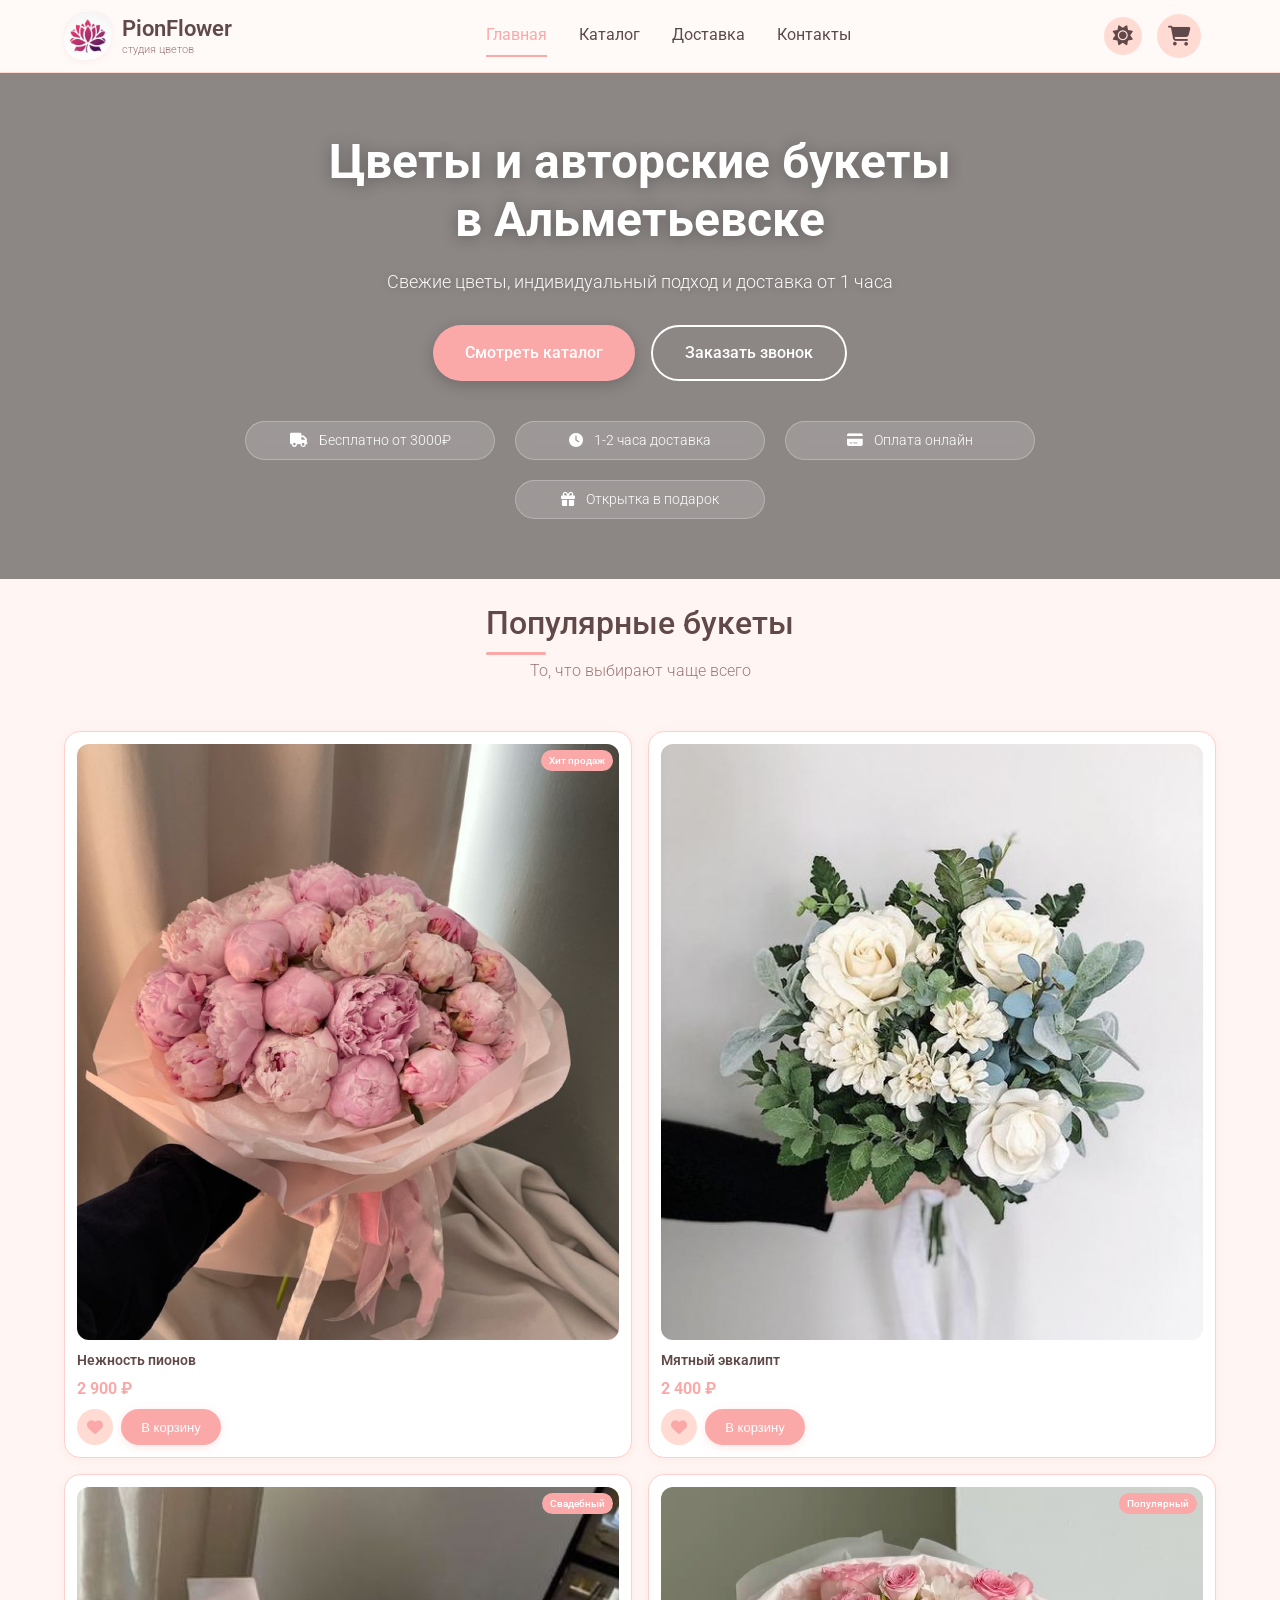
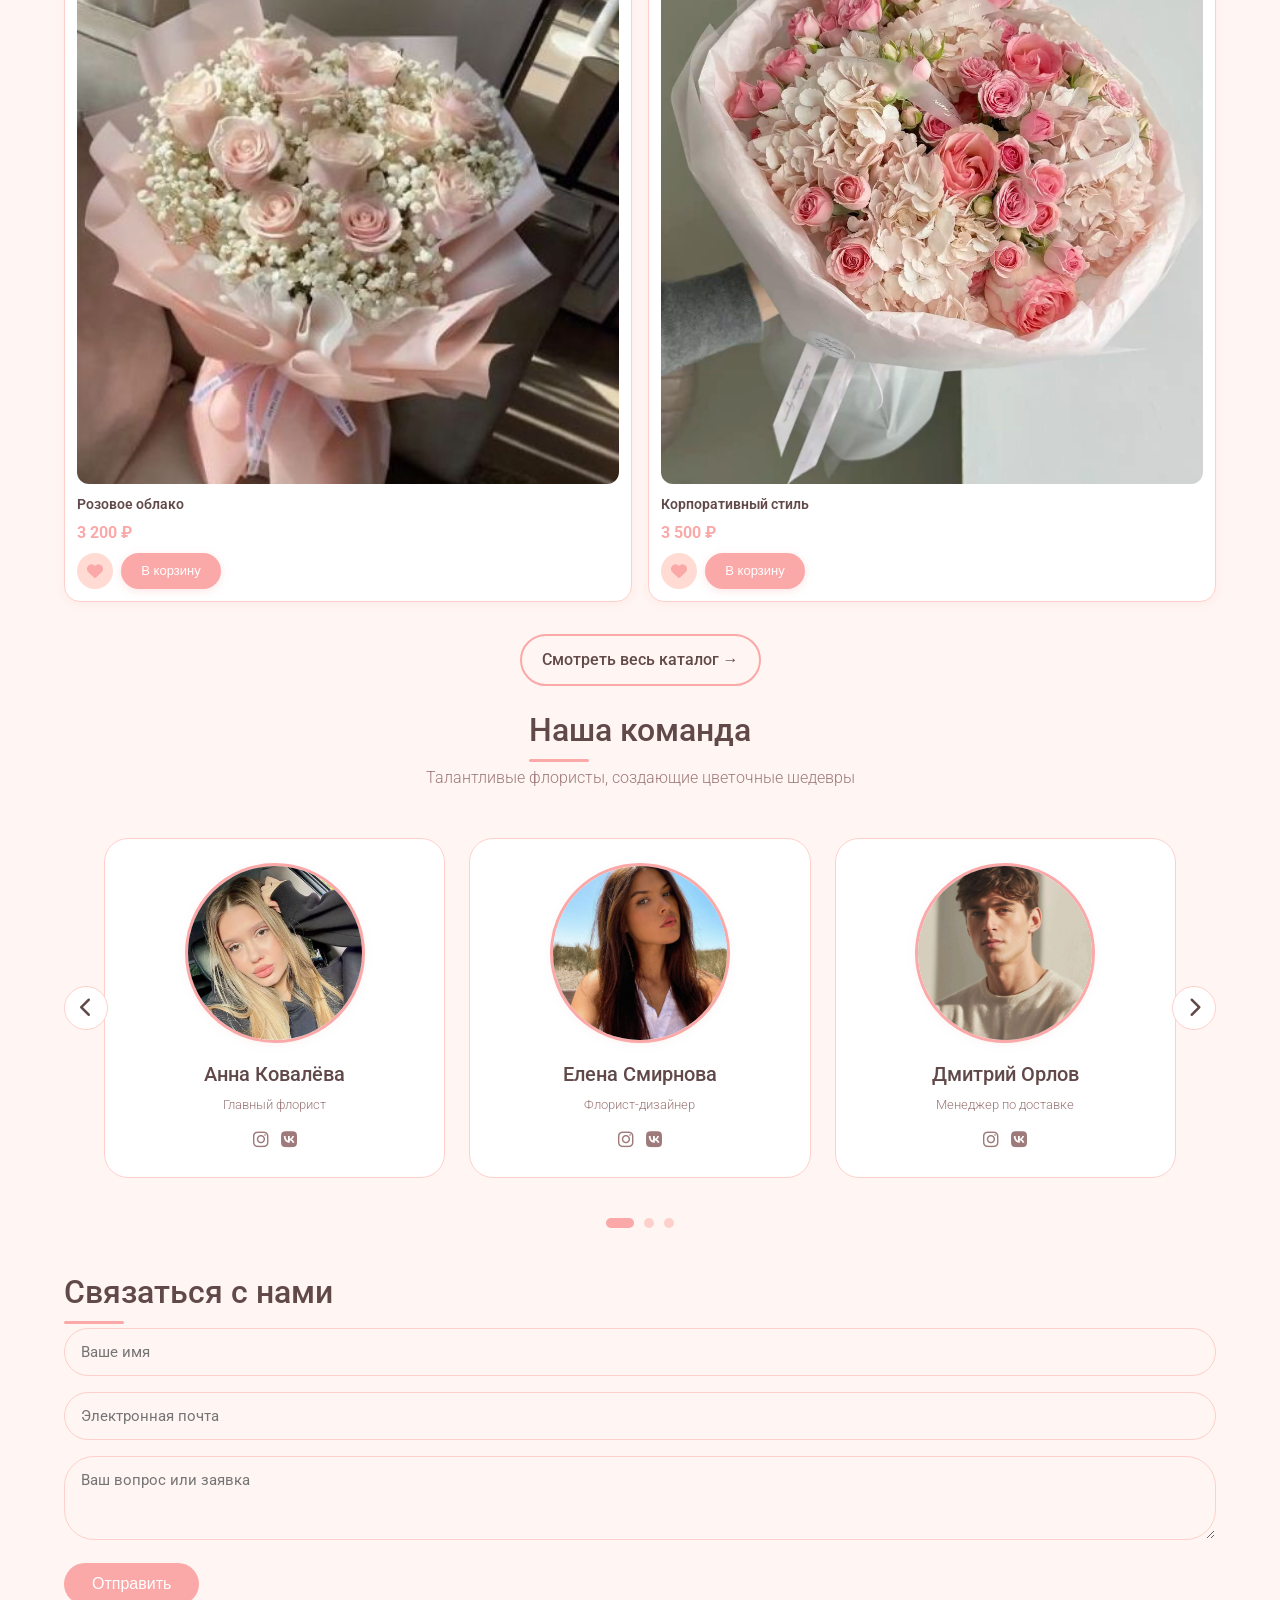
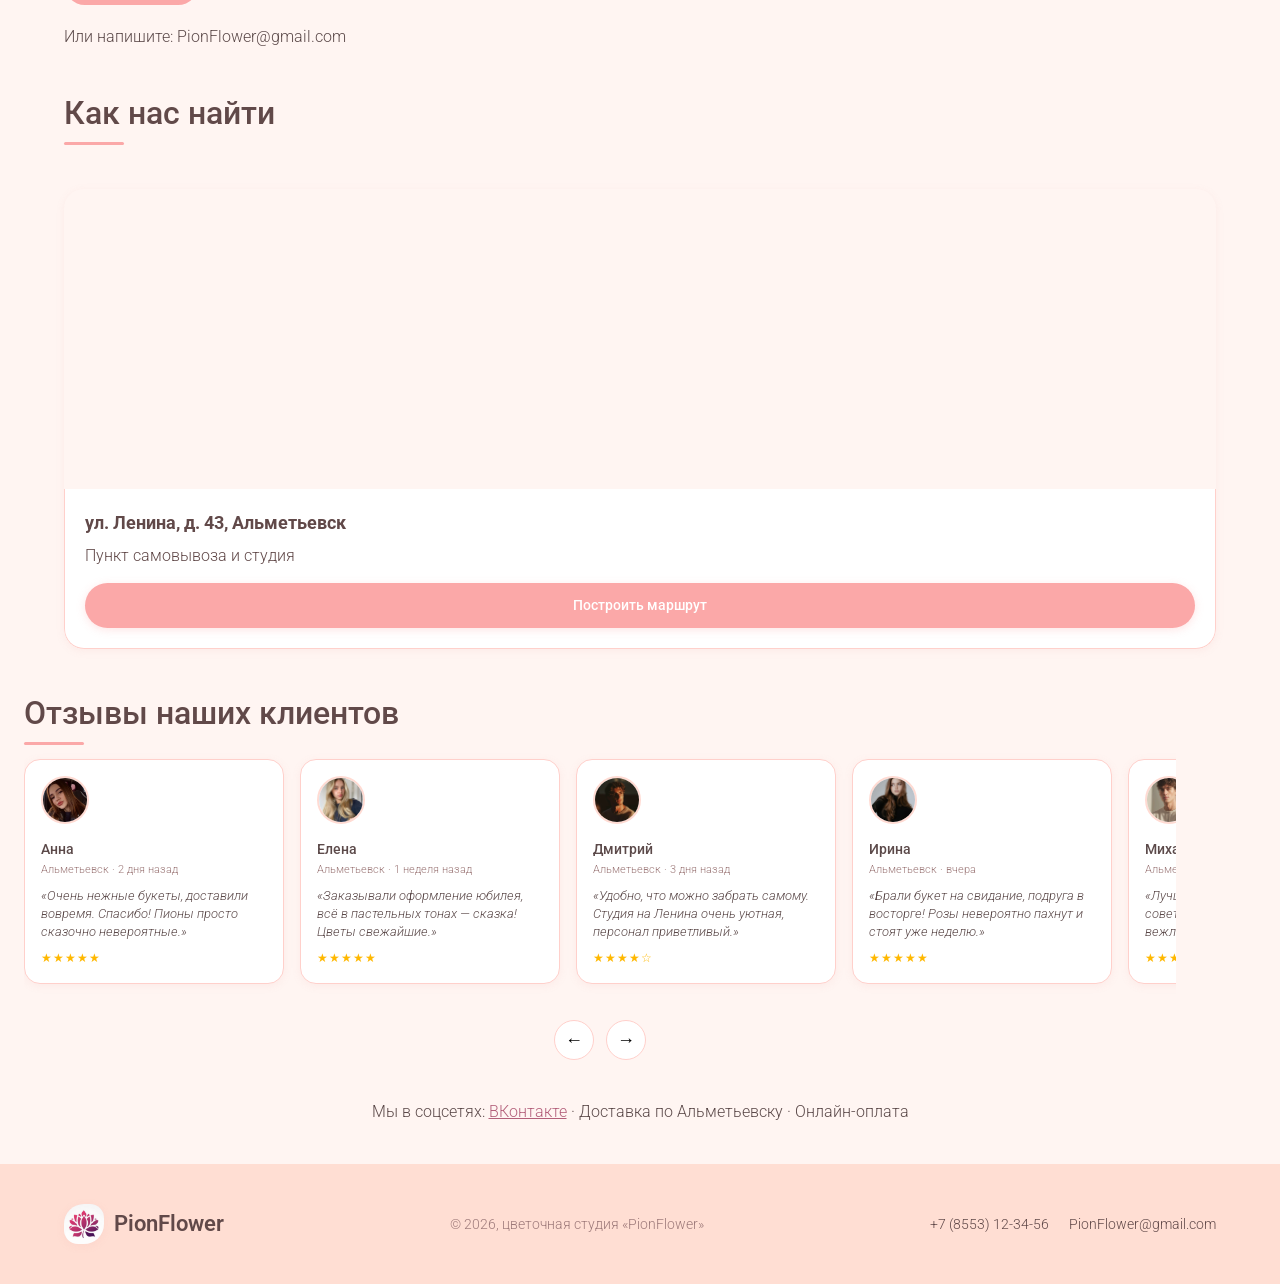
<file: index.html>
<!DOCTYPE html>
<html lang="ru">
<head>
    <meta charset="UTF-8">
    <meta name="viewport" content="width=device-width, initial-scale=1.0, maximum-scale=1.5, user-scalable=yes">
    <title>PionFlower — цветочная студия в Альметьевске</title>
    <link rel="preconnect" href="https://fonts.googleapis.com">
    <link rel="preconnect" href="https://fonts.gstatic.com" crossorigin>
    <link href="https://fonts.googleapis.com/css2?family=Roboto:wght@300;400;500;700&display=swap" rel="stylesheet">
    <link rel="stylesheet" href="https://cdnjs.cloudflare.com/ajax/libs/font-awesome/6.5.1/css/all.min.css">
    <link rel="stylesheet" href="assets/css/style.css">
</head>
<body>

    <header class="header">
        <div class="header-container">
            <div class="logo">
                <div class="logo-icon">
                    <a href="index.html"><img src="assets/media/img/logo.png" alt="PionFlower" class="logo-img"></a>
                </div>
                <div class="logo-text">PionFlower<span>студия цветов</span></div>
            </div>

            <nav class="nav" id="navMenu">
                <a href="index.html" class="nav-link active">Главная</a>
                <a href="catalog.html" class="nav-link">Каталог</a>
                <a href="delivery.html" class="nav-link">Доставка</a>
                <a href="contacts.html" class="nav-link">Контакты</a>
            </nav>

            <button class="burger-menu" id="burgerMenu" aria-label="Меню">
                <span></span>
                <span></span>
                <span></span>
            </button>

            <div class="header-right">
                <div class="theme-toggle" id="themeToggle">
                    <i class="fas fa-sun"></i>
                    <i class="fas fa-moon"></i>
                </div>
                <div class="cart-icon-header" id="cartIcon">
                    <i class="fas fa-shopping-cart"></i>
                    <span class="cart-count-badge" id="cartCount">0</span>
                </div>
                <div class="profile-section" id="profileSection"></div>
            </div>
        </div>

        <div class="mobile-menu" id="mobileMenu">
            <a href="index.html" class="mobile-link active">Главная</a>
            <a href="catalog.html" class="mobile-link">Каталог</a>
            <a href="delivery.html" class="mobile-link">Доставка</a>
            <a href="contacts.html" class="mobile-link">Контакты</a>
            <a href="profile.html" class="mobile-link">Личный кабинет</a>
        </div>
    </header>

    <main>
        <!-- ГЛАВНЫЙ ЭКРАН С ВИДЕО -->
        <section class="hero">
            <div class="hero-bg">
                <video class="hero-video" autoplay muted loop playsinline>
                    <source src="./assets/media/video/fon.mp4" type="video/mp4" />
                </video>
                <div class="hero-overlay"></div>
            </div>
            <div class="container hero-content">
                <div class="hero-text">
                    <h1>Цветы и авторские букеты <br />в Альметьевске</h1>
                    <p>Свежие цветы, индивидуальный подход и доставка от 1 часа</p>
                    <div class="hero-buttons">
                        <a href="catalog.html" class="btn btn-primary">Смотреть каталог</a>
                        <a href="#" class="btn btn-outline" id="callbackBtn">Заказать звонок</a>
                    </div>
                    <div class="hero-features">
                        <span><i class="fas fa-truck"></i> Бесплатно от 3000₽</span>
                        <span><i class="fas fa-clock"></i> 1-2 часа доставка</span>
                        <span><i class="fas fa-credit-card"></i> Оплата онлайн</span>
                        <span><i class="fas fa-gift"></i> Открытка в подарок</span>
                    </div>
                </div>
            </div>
        </section>

        <!-- ПОПУЛЯРНЫЕ БУКЕТЫ (карточки скрыты, будут показаны через JS) -->
        <section class="popular">
            <div class="container">
                <div class="section-header">
                    <h2>Популярные букеты</h2>
                    <p>То, что выбирают чаще всего</p>
                </div>
                <div class="catalog-grid" id="popularGrid"></div>
                <div class="text-center">
                    <a href="catalog.html" class="btn btn-outline">Смотреть весь каталог →</a>
                </div>
            </div>
        </section>

        <!-- Скрытые карточки товаров для главной страницы (будут склонированы) -->
        <div style="display: none;" id="hiddenProducts">
            <!-- Пион "Нежность пионов" -->
            <div class="product-card" data-id="1" data-name="Нежность пионов" data-price="2900" data-category="author" data-image="./assets/media/img/pion.jpeg" data-badge="Хит продаж" data-description="Изысканный букет из нежных пионов" data-composition='["Розовые пионы","Гипсофила"]'>
                <div class="card-image">
                    <img src="./assets/media/img/pion.jpeg" alt="Нежность пионов" onerror="this.src='assets/media/img/default.jpg'">
                    <span class="card-badge">Хит продаж</span>
                </div>
                <div class="card-title">Нежность пионов</div>
                <div class="card-price">2 900 ₽</div>
                <div class="card-actions">
                    <button class="favorite-btn" data-id="1"><i class="fas fa-heart"></i></button>
                    <button class="btn-primary add-to-cart" data-id="1">В корзину</button>
                </div>
            </div>

            <!-- Мятный эвкалипт -->
            <div class="product-card" data-id="2" data-name="Мятный эвкалипт" data-price="2400" data-category="author" data-image="./assets/media/img/mint.jpg" data-badge="" data-description="Стильная композиция с эвкалиптом" data-composition='["Эвкалипт","Белые розы"]'>
                <div class="card-image">
                    <img src="./assets/media/img/mint.jpg" alt="Мятный эвкалипт" onerror="this.src='assets/media/img/default.jpg'">
                </div>
                <div class="card-title">Мятный эвкалипт</div>
                <div class="card-price">2 400 ₽</div>
                <div class="card-actions">
                    <button class="favorite-btn" data-id="2"><i class="fas fa-heart"></i></button>
                    <button class="btn-primary add-to-cart" data-id="2">В корзину</button>
                </div>
            </div>

            <!-- Розовое облако -->
            <div class="product-card" data-id="3" data-name="Розовое облако" data-price="3200" data-category="wedding" data-image="./assets/media/img/pink.jpg" data-badge="Свадебный" data-description="Нежный романтичный букет" data-composition='["Розовые розы","Гипсофила"]'>
                <div class="card-image">
                    <img src="./assets/media/img/pink.jpg" alt="Розовое облако" onerror="this.src='assets/media/img/default.jpg'">
                    <span class="card-badge">Свадебный</span>
                </div>
                <div class="card-title">Розовое облако</div>
                <div class="card-price">3 200 ₽</div>
                <div class="card-actions">
                    <button class="favorite-btn" data-id="3"><i class="fas fa-heart"></i></button>
                    <button class="btn-primary add-to-cart" data-id="3">В корзину</button>
                </div>
            </div>

            <!-- Корпоративный стиль -->
            <div class="product-card" data-id="4" data-name="Корпоративный стиль" data-price="3500" data-category="corporate" data-image="./assets/media/img/business.jpg" data-badge="Популярный" data-description="Элегантный букет для офиса" data-composition='["Розы","Гортензии"]'>
                <div class="card-image">
                    <img src="./assets/media/img/business.jpg" alt="Корпоративный стиль" onerror="this.src='assets/media/img/default.jpg'">
                    <span class="card-badge">Популярный</span>
                </div>
                <div class="card-title">Корпоративный стиль</div>
                <div class="card-price">3 500 ₽</div>
                <div class="card-actions">
                    <button class="favorite-btn" data-id="4"><i class="fas fa-heart"></i></button>
                    <button class="btn-primary add-to-cart" data-id="4">В корзину</button>
                </div>
            </div>

            <!-- Свадебная нежность -->
            <div class="product-card" data-id="5" data-name="Свадебная нежность" data-price="3800" data-category="wedding" data-image="./assets/media/img/wedding.jpg" data-badge="Свадебный" data-description="Букет невесты" data-composition='["Пионовидные розы","Эустомы"]'>
                <div class="card-image">
                    <img src="./assets/media/img/wedding.jpg" alt="Свадебная нежность" onerror="this.src='assets/media/img/default.jpg'">
                    <span class="card-badge">Свадебный</span>
                </div>
                <div class="card-title">Свадебная нежность</div>
                <div class="card-price">3 800 ₽</div>
                <div class="card-actions">
                    <button class="favorite-btn" data-id="5"><i class="fas fa-heart"></i></button>
                    <button class="btn-primary add-to-cart" data-id="5">В корзину</button>
                </div>
            </div>

            <!-- Алые розы -->
            <div class="product-card" data-id="6" data-name="Алые розы" data-price="4100" data-category="mono" data-image="./assets/media/img/red.jpg" data-badge="Премиум" data-description="15 роз премиум-класса" data-composition='["Алые розы"]'>
                <div class="card-image">
                    <img src="./assets/media/img/red.jpg" alt="Алые розы" onerror="this.src='assets/media/img/default.jpg'">
                    <span class="card-badge">Премиум</span>
                </div>
                <div class="card-title">Алые розы</div>
                <div class="card-price">4 100 ₽</div>
                <div class="card-actions">
                    <button class="favorite-btn" data-id="6"><i class="fas fa-heart"></i></button>
                    <button class="btn-primary add-to-cart" data-id="6">В корзину</button>
                </div>
            </div>

            <!-- Полевые цветы -->
            <div class="product-card" data-id="7" data-name="Полевые цветы" data-price="1900" data-category="author" data-image="./assets/media/img/field.jpg" data-badge="" data-description="Букет из полевых цветов" data-composition='["Ромашки","Васильки"]'>
                <div class="card-image">
                    <img src="./assets/media/img/field.jpg" alt="Полевые цветы" onerror="this.src='assets/media/img/default.jpg'">
                </div>
                <div class="card-title">Полевые цветы</div>
                <div class="card-price">1 900 ₽</div>
                <div class="card-actions">
                    <button class="favorite-btn" data-id="7"><i class="fas fa-heart"></i></button>
                    <button class="btn-primary add-to-cart" data-id="7">В корзину</button>
                </div>
            </div>

            <!-- Тюльпаны -->
            <div class="product-card" data-id="8" data-name="Тюльпаны" data-price="2100" data-category="mono" data-image="./assets/media/img/tulips.jpg" data-badge="Сезон" data-description="25 тюльпанов" data-composition='["Тюльпаны"]'>
                <div class="card-image">
                    <img src="./assets/media/img/tulips.jpg" alt="Тюльпаны" onerror="this.src='assets/media/img/default.jpg'">
                    <span class="card-badge">Сезон</span>
                </div>
                <div class="card-title">Тюльпаны</div>
                <div class="card-price">2 100 ₽</div>
                <div class="card-actions">
                    <button class="favorite-btn" data-id="8"><i class="fas fa-heart"></i></button>
                    <button class="btn-primary add-to-cart" data-id="8">В корзину</button>
                </div>
            </div>
        </div>

        <!-- СЛАЙДЕР КОМАНДЫ -->
        <section class="team">
            <div class="container">
                <div class="section-header">
                    <h2>Наша команда</h2>
                    <p>Талантливые флористы, создающие цветочные шедевры</p>
                </div>

                <div class="team-slider-container">
                    <button class="slider-btn prev" id="teamPrevBtn">
                        <i class="fas fa-chevron-left"></i>
                    </button>

                    <div class="team-slider">
                        <div class="team-slider-track" id="teamSliderTrack">
                            <div class="team-slide">
                                <div class="team-card">
                                    <div class="team-photo">
                                        <img src="./assets/media/img/women1.webp" alt="Анна">
                                    </div>
                                    <h3>Анна Ковалёва</h3>
                                    <p>Главный флорист</p>
                                    <div class="team-social">
                                        <a href="#"><i class="fab fa-instagram"></i></a>
                                        <a href="#"><i class="fab fa-vk"></i></a>
                                    </div>
                                </div>
                            </div>
                            <div class="team-slide">
                                <div class="team-card">
                                    <div class="team-photo">
                                        <img src="./assets/media/img/women2.jpg" alt="Елена">
                                    </div>
                                    <h3>Елена Смирнова</h3>
                                    <p>Флорист-дизайнер</p>
                                    <div class="team-social">
                                        <a href="#"><i class="fab fa-instagram"></i></a>
                                        <a href="#"><i class="fab fa-vk"></i></a>
                                    </div>
                                </div>
                            </div>
                            <div class="team-slide">
                                <div class="team-card">
                                    <div class="team-photo">
                                        <img src="./assets/media/img/men.jpeg" alt="Дмитрий">
                                    </div>
                                    <h3>Дмитрий Орлов</h3>
                                    <p>Менеджер по доставке</p>
                                    <div class="team-social">
                                        <a href="#"><i class="fab fa-instagram"></i></a>
                                        <a href="#"><i class="fab fa-vk"></i></a>
                                    </div>
                                </div>
                            </div>
                            <div class="team-slide">
                                <div class="team-card">
                                    <div class="team-photo">
                                        <img src="./assets/media/img/women3.jpg" alt="Ирина">
                                    </div>
                                    <h3>Ирина Петрова</h3>
                                    <p>Флорист-декоратор</p>
                                    <div class="team-social">
                                        <a href="#"><i class="fab fa-instagram"></i></a>
                                        <a href="#"><i class="fab fa-vk"></i></a>
                                    </div>
                                </div>
                            </div>
                            <div class="team-slide">
                                <div class="team-card">
                                    <div class="team-photo">
                                        <img src="./assets/media/img/women4.webp" alt="Мария">
                                    </div>
                                    <h3>Мария Соколова</h3>
                                    <p>Старший флорист</p>
                                    <div class="team-social">
                                        <a href="#"><i class="fab fa-instagram"></i></a>
                                        <a href="#"><i class="fab fa-vk"></i></a>
                                    </div>
                                </div>
                            </div>
                        </div>
                    </div>

                    <button class="slider-btn next" id="teamNextBtn">
                        <i class="fas fa-chevron-right"></i>
                    </button>
                </div>

                <div class="slider-dots" id="teamSliderDots"></div>
            </div>
        </section>

        <!-- ФОРМА СВЯЗИ -->
        <section class="container">
            <div class="contact-chat-grid">
                <div>
                    <h2 style="margin-top: 0">Связаться с нами</h2>
                    <form id="contactForm">
                        <input type="text" id="contactName" placeholder="Ваше имя" style="margin-bottom: 16px" />
                        <input type="email" id="contactEmail" placeholder="Электронная почта" style="margin-bottom: 16px" />
                        <textarea id="contactMessage" rows="3" placeholder="Ваш вопрос или заявка"></textarea>
                        <button type="submit" class="btn" style="margin-top: 16px">Отправить</button>
                    </form>
                    <p style="margin-top: 20px">Или напишите: <a href="mailto:PionFlower@gmail.com">PionFlower@gmail.com</a></p>
                </div>
            </div>
        </section>

        <!-- ГЕО-КАРТА -->
        <section class="container">
            <h2>Как нас найти</h2>
            <div class="map-wrapper">
                <div class="yandex-map">
                    <iframe src="https://yandex.ru/map-widget/v1/?ll=52.296782%2C54.899183&mode=search&ol=geo&ouri=ymapsbm1%3A%2F%2Fgeo%3Fdata%[base64]%2C%2C&z=16.61"></iframe>
                </div>
                <div class="map-info">
                    <p><strong>ул. Ленина, д. 43, Альметьевск</strong></p>
                    <p>Пункт самовывоза и студия</p>
                    <div class="map-buttons">
                        <a href="https://yandex.ru/maps/?rtext=~54.899183,52.296782&rtt=mt" target="_blank" class="btn-map">Построить маршрут</a>
                    </div>
                </div>
            </div>
        </section>

        <!-- МОДУЛЬ ОТЗЫВОВ -->
        <section class="container reviews-section">
            <h2>Отзывы наших клиентов</h2>
            <div class="reviews-carousel" id="reviewsCarousel">
                <div class="review-card">
                    <img src="./assets/media/img/women4.webp" alt="Анна" class="review-photo" />
                    <div class="review-name">Анна</div>
                    <div class="review-info">Альметьевск · 2 дня назад</div>
                    <div class="review-text">«Очень нежные букеты, доставили вовремя. Спасибо! Пионы просто сказочно невероятные.»</div>
                    <div class="review-rating">★★★★★</div>
                </div>
                <div class="review-card">
                    <img src="./assets/media/img/women5.jpeg" alt="Елена" class="review-photo" />
                    <div class="review-name">Елена</div>
                    <div class="review-info">Альметьевск · 1 неделя назад</div>
                    <div class="review-text">«Заказывали оформление юбилея, всё в пастельных тонах — сказка! Цветы свежайшие.»</div>
                    <div class="review-rating">★★★★★</div>
                </div>
                <div class="review-card">
                    <img src="./assets/media/img/men2.jpeg" alt="Дмитрий" class="review-photo" />
                    <div class="review-name">Дмитрий</div>
                    <div class="review-info">Альметьевск · 3 дня назад</div>
                    <div class="review-text">«Удобно, что можно забрать самому. Студия на Ленина очень уютная, персонал приветливый.»</div>
                    <div class="review-rating">★★★★☆</div>
                </div>
                <div class="review-card">
                    <img src="./assets/media/img/women6.jpeg" alt="Ирина" class="review-photo" />
                    <div class="review-name">Ирина</div>
                    <div class="review-info">Альметьевск · вчера</div>
                    <div class="review-text">«Брали букет на свидание, подруга в восторге! Розы невероятно пахнут и стоят уже неделю.»</div>
                    <div class="review-rating">★★★★★</div>
                </div>
                <div class="review-card">
                    <img src="./assets/media/img/men.jpeg" alt="Михаил" class="review-photo" />
                    <div class="review-name">Михаил</div>
                    <div class="review-info">Альметьевск · 5 дней назад</div>
                    <div class="review-text">«Лучшая цветочная в Альметьевске, советую. Быстрая доставка, вежливый курьер.»</div>
                    <div class="review-rating">★★★★★</div>
                </div>
            </div>
            <div class="carousel-controls">
                <button class="carousel-btn" id="prevBtn">←</button>
                <button class="carousel-btn" id="nextBtn">→</button>
            </div>
        </section>

        <div class="container" style="margin: 40px auto">
            <p style="text-align: center">Мы в соцсетях: <a href="https://m.vk.com/PionFlowerStudio" target="_blank" style="text-decoration: underline; color: #b35f7a">ВКонтакте</a> · Доставка по Альметьевску · Онлайн-оплата</p>
        </div>
    </main>

    <footer class="footer">
        <div class="container footer-content">
            <div class="footer-logo">
                <div class="logo-icon">
                    <img src="./assets/media/img/logo.png" alt="PionFlower" class="logo-img" />
                </div>
                <div class="logo-text">PionFlower</div>
            </div>
            <div class="footer-copyright">© 2026, цветочная студия «PionFlower»</div>
            <div class="footer-contacts">
                <a href="tel:+78553123456">+7 (8553) 12-34-56</a>
                <a href="mailto:PionFlower@gmail.com">PionFlower@gmail.com</a>
            </div>
        </div>
    </footer>

    <!-- МОДАЛЬНЫЕ ОКНА -->
<div class="modal auth-modal" id="authModal">
    <div class="modal-content auth-modal-content">
        <div class="modal-header">
            <h3>Вход в аккаунт</h3>
            <button class="modal-close auth-modal-close">&times;</button>
        </div>
        <div class="modal-body">
            <div class="auth-tabs">
                <button class="auth-tab active" data-auth-tab="login">Вход</button>
                <button class="auth-tab" data-auth-tab="register">Регистрация</button>
            </div>

            <form id="loginForm" class="auth-form active">
                <div class="form-group">
                    <input type="tel" id="loginPhone" placeholder="Телефон" required>
                </div>
                <div class="form-group">
                    <input type="password" id="loginPassword" placeholder="Пароль" required>
                </div>
                <button type="submit" class="btn-primary w-100 auth-submit-btn">Войти</button>
            </form>

            <form id="registerForm" class="auth-form">
                <div class="form-group">
                    <input type="text" id="regName" placeholder="Ваше имя" required>
                </div>
                <div class="form-group">
                    <input type="tel" id="regPhone" placeholder="Телефон" required>
                </div>
                <div class="form-group">
                    <input type="email" id="regEmail" placeholder="Email (необязательно)">
                </div>
                <div class="form-group">
                    <input type="password" id="regPassword" placeholder="Пароль" required>
                </div>
                <button type="submit" class="btn-primary w-100 auth-submit-btn">Зарегистрироваться</button>
            </form>
            <p class="modal-hint auth-hint">После входа вам станут доступны корзина, избранное и история заказов</p>
        </div>
    </div>
</div>
    <div class="modal cart-modal" id="cartModal">
        <div class="modal-content cart-modal-content">
            <div class="modal-header">
                <h3><i class="fas fa-shopping-cart"></i> Моя корзина</h3>
                <button class="modal-close" id="closeCartBtn">&times;</button>
            </div>
            <div class="modal-body">
                <div class="cart-items-list" id="cartItemsList"></div>
                <div class="cart-summary">
                    <div class="summary-row">
                        <span>Товаров:</span>
                        <span id="cartTotalItems">0</span>
                    </div>
                    <div class="summary-row">
                        <span>Сумма заказа:</span>
                        <span id="cartSubtotal">0 ₽</span>
                    </div>
                    <div class="summary-row delivery-row">
                        <span>Доставка:</span>
                        <span id="cartDelivery">0 ₽</span>
                    </div>
                    <div class="summary-row total-row">
                        <span>Итого:</span>
                        <span id="cartTotal">0 ₽</span>
                    </div>
                    <div class="delivery-selector">
                        <label for="cartDeliveryZoneSelect">Район доставки:</label>
                        <select id="cartDeliveryZoneSelect" class="delivery-select">
                            <option value="center">Центр — 200 ₽</option>
                            <option value="west">Западный микрорайон — 300 ₽</option>
                            <option value="east">Восточный микрорайон — 300 ₽</option>
                            <option value="north">Северный микрорайон — 300 ₽</option>
                            <option value="south">Южный микрорайон — 300 ₽</option>
                            <option value="urban">Городок нефтяников — 350 ₽</option>
                            <option value="dzhalil">пгт Джалиль — 500 ₽</option>
                        </select>
                    </div>
                    <div class="free-delivery-note" id="freeDeliveryNote">
                        <i class="fas fa-truck"></i> Добавьте товаров на <span id="needMore">0</span> ₽ для бесплатной доставки
                    </div>
                    <button class="checkout-btn" id="checkoutBtn">Оформить заказ</button>
                    <button class="continue-shopping-btn" id="continueShoppingBtn">Продолжить покупки</button>
                </div>
            </div>
        </div>
    </div>

    <div class="modal" id="quickOrderModal">
        <div class="modal-content">
            <div class="modal-header">
                <h3>Быстрый заказ</h3>
                <button class="modal-close">&times;</button>
            </div>
            <div class="modal-body">
                <form id="quickOrderForm">
                    <div class="form-group">
                        <input type="text" id="quickName" placeholder="Ваше имя" required />
                    </div>
                    <div class="form-group">
                        <input type="tel" id="quickPhone" placeholder="Телефон" required />
                    </div>
                    <div class="form-group">
                        <input type="text" id="quickAddress" placeholder="Адрес доставки" />
                    </div>
                    <button type="submit" class="btn btn-primary w-100">Заказать</button>
                </form>
                <p class="modal-hint">Мы свяжемся с вами для подтверждения заказа</p>
            </div>
        </div>
    </div>

    <div class="cart-notification" id="cartNotification">
        <div class="cart-notification-content">
            <i class="fas fa-check-circle"></i>
            <span>Товар добавлен в корзину</span>
        </div>
    </div>

    <script src="assets/js/script.js"></script>
</body>
</html>
</file>
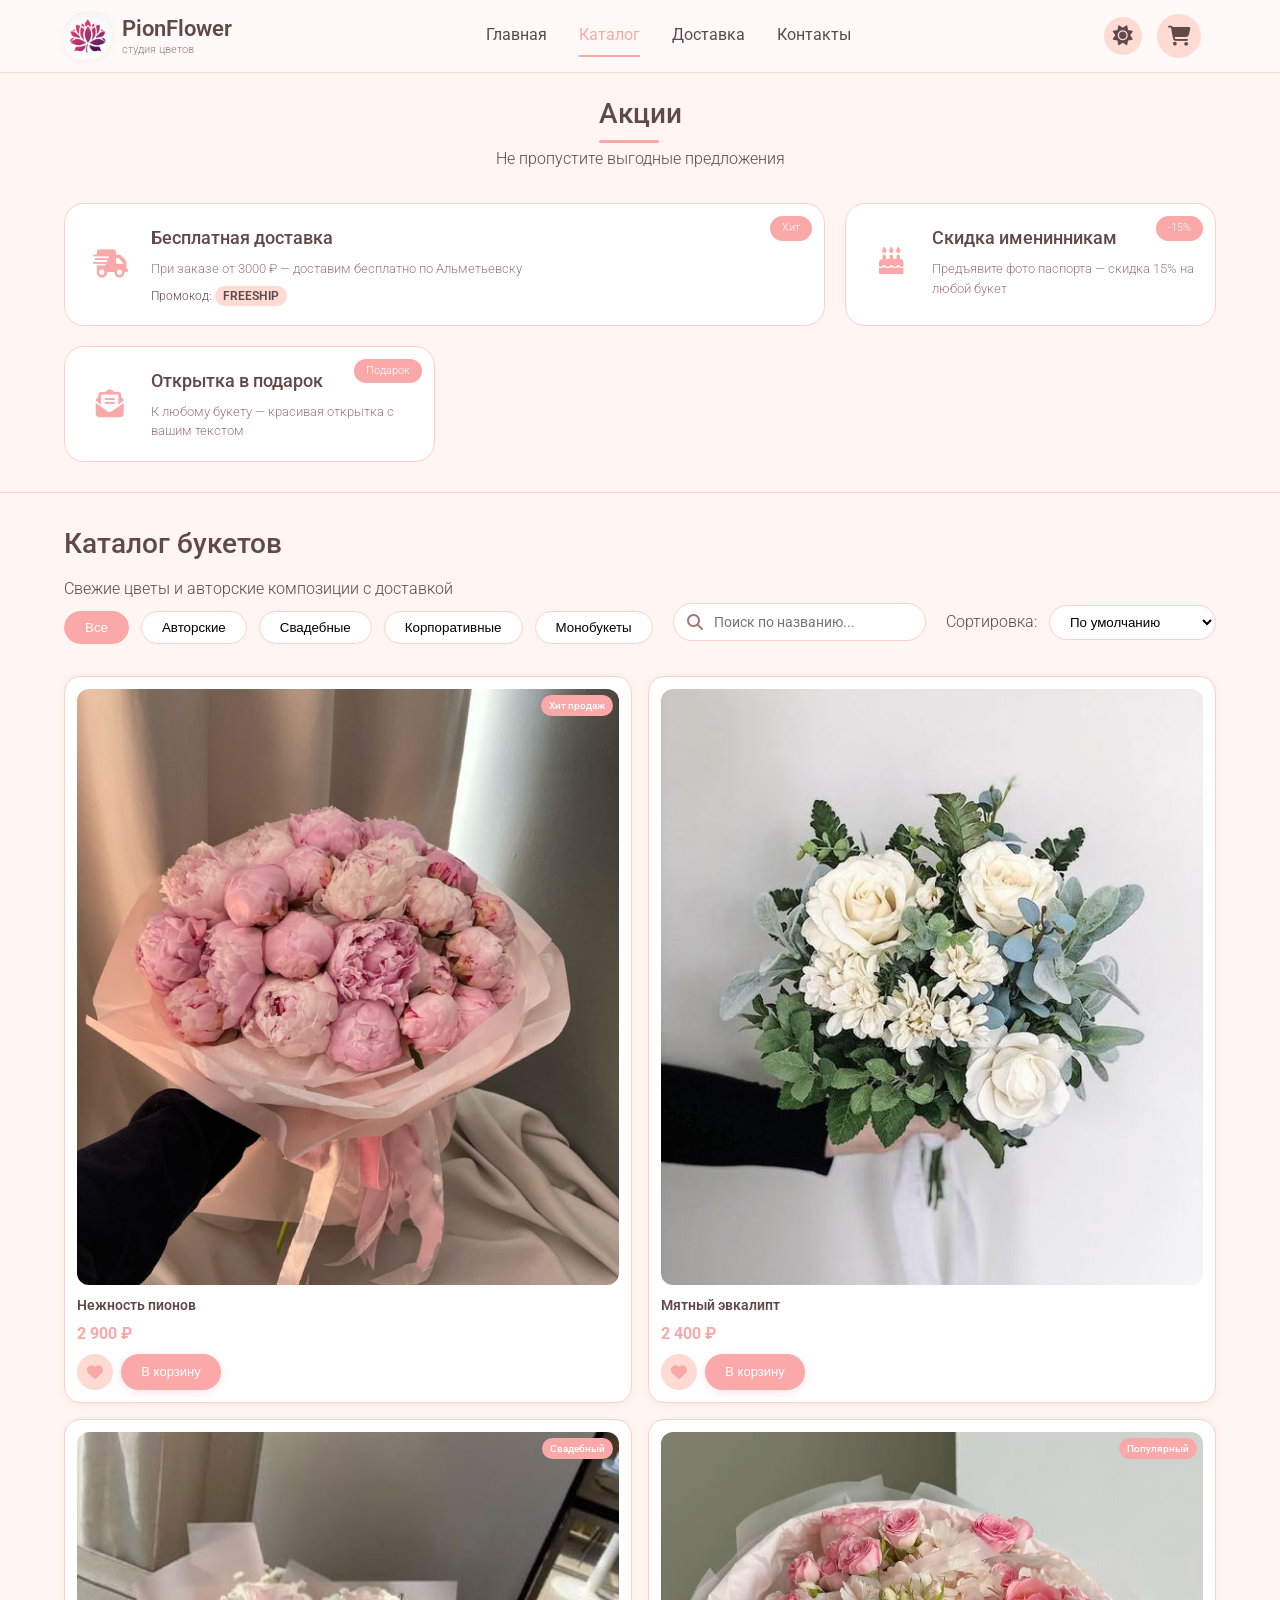
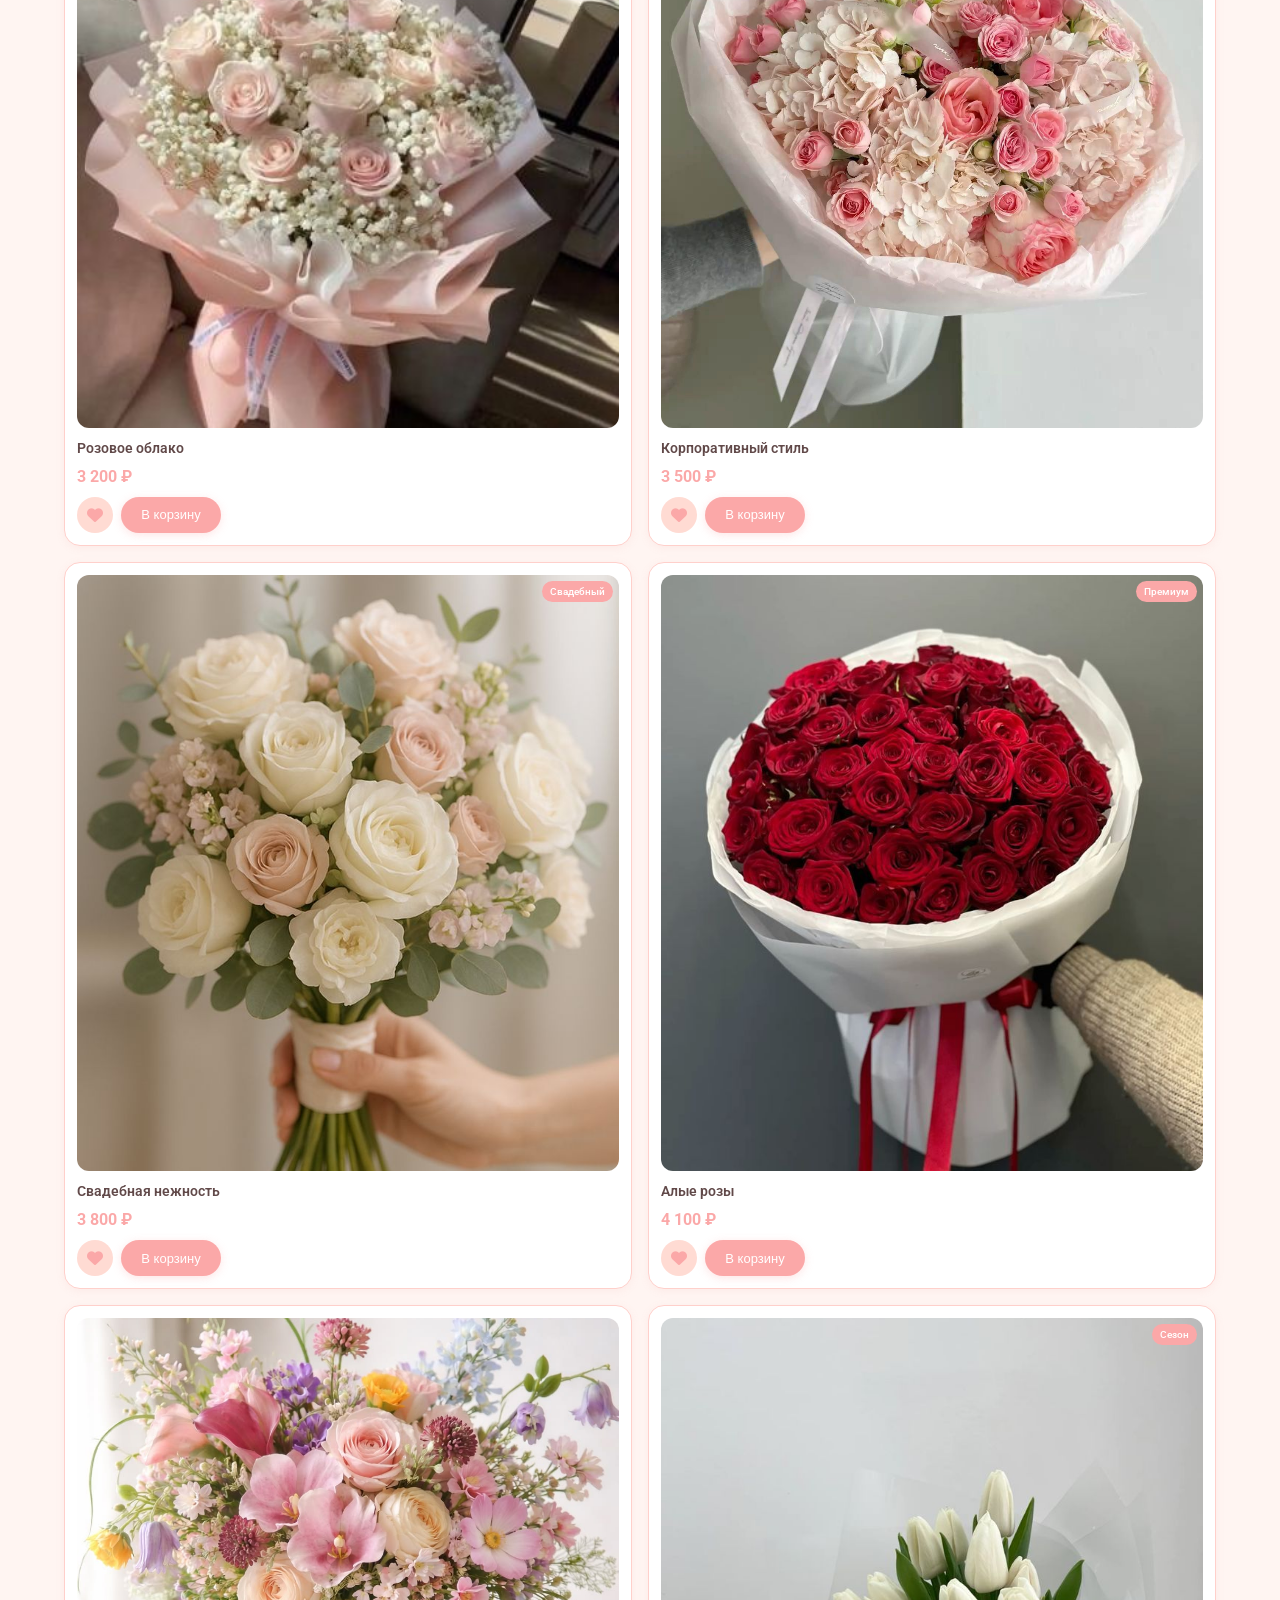
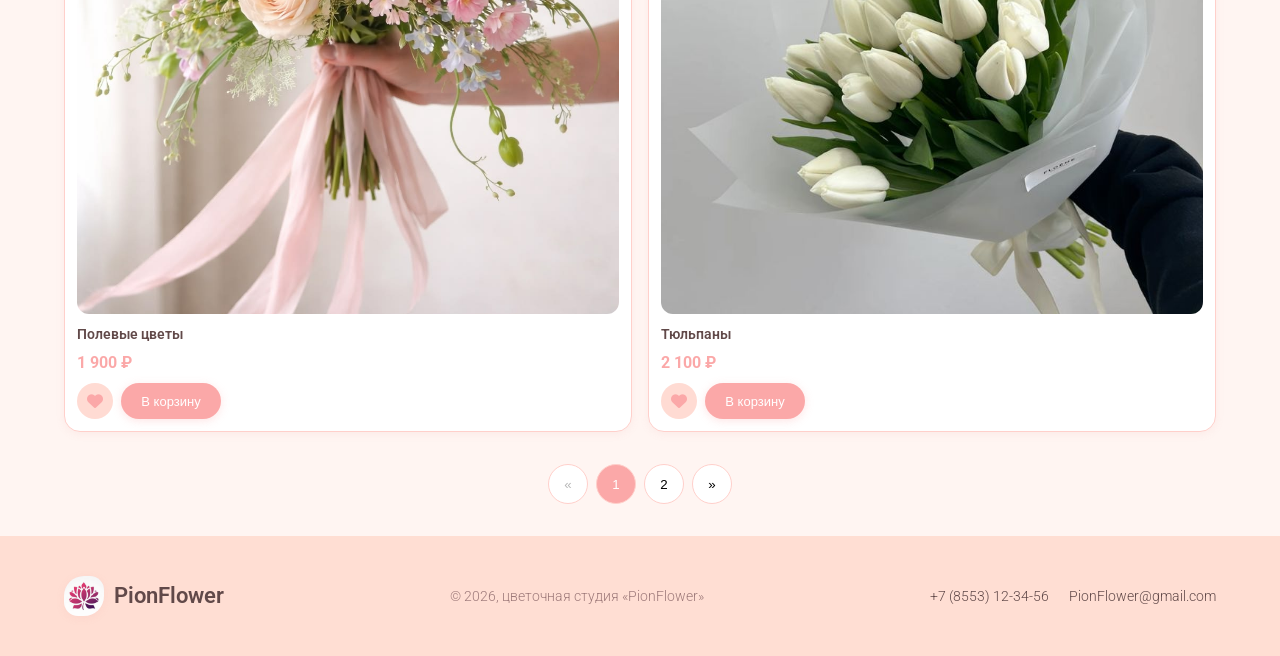
<file: catalog.html>
<!DOCTYPE html>
<html lang="ru">

<head>
    <meta charset="UTF-8">
    <meta name="viewport" content="width=device-width, initial-scale=1.0, maximum-scale=1.5, user-scalable=yes">
    <title>PionFlower - Каталог букетов</title>
    <link rel="preconnect" href="https://fonts.googleapis.com">
    <link rel="preconnect" href="https://fonts.gstatic.com" crossorigin>
    <link href="https://fonts.googleapis.com/css2?family=Roboto:wght@300;400;500;700&display=swap" rel="stylesheet">
    <link rel="stylesheet" href="https://cdnjs.cloudflare.com/ajax/libs/font-awesome/6.5.1/css/all.min.css">
    <link rel="stylesheet" href="assets/css/style.css">
</head>

<body>
    <header class="header">
        <div class="header-container">
            <div class="logo">
                <div class="logo-icon"><a href="index.html"><img src="./assets/media/img/logo.png" alt="PionFlower"
                            class="logo-img"></a></div>
                <div class="logo-text">PionFlower<span>студия цветов</span></div>
            </div>
            <button class="burger-menu" id="burgerMenu"
                aria-label="Меню"><span></span><span></span><span></span></button>
            <nav class="nav" id="navMenu"><a href="index.html" class="nav-link">Главная</a><a href="catalog.html"
                    class="nav-link active">Каталог</a><a href="delivery.html" class="nav-link">Доставка</a><a
                    href="contacts.html" class="nav-link">Контакты</a></nav>
            <div class="header-right">
                <div class="theme-toggle" id="themeToggle"><i class="fas fa-sun"></i><i class="fas fa-moon"></i></div>
                <div class="cart-icon-header" id="cartIcon"><i class="fas fa-shopping-cart"></i><span
                        class="cart-count-badge" id="cartCount">0</span></div>
                <div class="profile-section" id="profileSection"></div>
            </div>
        </div>
        <div class="mobile-menu" id="mobileMenu"><a href="index.html" class="mobile-link">Главная</a><a
                href="catalog.html" class="mobile-link active">Каталог</a><a href="delivery.html"
                class="mobile-link">Доставка</a><a href="contacts.html" class="mobile-link">Контакты</a><a
                href="profile.html" class="mobile-link">Личный кабинет</a></div>
    </header>

    <main>
        <section class="catalog-promo">
            <div class="container">
                <div class="catalog-promo-header">
                    <h2>Акции</h2>
                    <p>Не пропустите выгодные предложения</p>
                </div>
                <div class="catalog-promo-grid">
                    <div class="catalog-promo-card promo-featured">
                        <div class="promo-sticker">Хит</div>
                        <div class="promo-content">
                            <div class="promo-icon"><i class="fas fa-truck-fast"></i></div>
                            <div class="promo-info">
                                <h3>Бесплатная доставка</h3>
                                <p>При заказе от 3000 ₽ — доставим бесплатно по Альметьевску</p>
                                <div class="promo-code">Промокод: <span>FREESHIP</span></div>
                            </div>
                        </div>
                    </div>
                    <div class="catalog-promo-card">
                        <div class="promo-sticker promo-sale">-15%</div>
                        <div class="promo-content">
                            <div class="promo-icon"><i class="fas fa-birthday-cake"></i></div>
                            <div class="promo-info">
                                <h3>Скидка именинникам</h3>
                                <p>Предъявите фото паспорта — скидка 15% на любой букет</p>
                            </div>
                        </div>
                    </div>
                    <div class="catalog-promo-card">
                        <div class="promo-sticker promo-gift">Подарок</div>
                        <div class="promo-content">
                            <div class="promo-icon"><i class="fas fa-envelope-open-text"></i></div>
                            <div class="promo-info">
                                <h3>Открытка в подарок</h3>
                                <p>К любому букету — красивая открытка с вашим текстом</p>
                            </div>
                        </div>
                    </div>
                </div>
            </div>
        </section>

        <section class="catalog-section">
            <div class="container">
                <div class="catalog-header">
                    <h1>Каталог букетов</h1>
                    <p>Свежие цветы и авторские композиции с доставкой</p>
                </div>
                <div class="catalog-controls">
                    <div class="filter-group">
                        <button class="filter-btn active" data-category="all">Все</button>
                        <button class="filter-btn" data-category="author">Авторские</button>
                        <button class="filter-btn" data-category="wedding">Свадебные</button>
                        <button class="filter-btn" data-category="corporate">Корпоративные</button>
                        <button class="filter-btn" data-category="mono">Монобукеты</button>
                    </div>
                    <div class="catalog-search-wrapper">
                        <div class="catalog-search-box"><i class="fas fa-search"></i><input type="text"
                                id="catalogSearchInput" placeholder="Поиск по названию..."
                                class="catalog-search-input"><button class="catalog-search-clear"
                                id="catalogSearchClear" style="display: none;"><i
                                    class="fas fa-times-circle"></i></button></div>
                        <div class="search-stats" id="searchStats" style="display: none;">Найдено: <span
                                id="searchFoundCount">0</span></div>
                    </div>
                    <div class="sort-group"><label for="sort">Сортировка:</label><select id="sort" class="sort-select">
                            <option value="default">По умолчанию</option>
                            <option value="price-asc">Сначала дешевле</option>
                            <option value="price-desc">Сначала дороже</option>
                        </select></div>
                </div>

                <div class="catalog-grid" id="catalogGrid">
                    <div class="product-card" data-id="1" data-name="Нежность пионов" data-price="2900"
                        data-category="author" data-image="./assets/media/img/pion.jpeg" data-badge="Хит продаж"
                        data-description="Изысканный букет из нежных пионов"
                        data-composition='["Розовые пионы","Гипсофила"]'>
                        <div class="card-image"><img src="./assets/media/img/pion.jpeg" alt="Нежность пионов"><span
                                class="card-badge">Хит продаж</span></div>
                        <div class="card-title">Нежность пионов</div>
                        <div class="card-price">2 900 ₽</div>
                        <div class="card-actions"><button class="favorite-btn" data-id="1"><i
                                    class="fas fa-heart"></i></button><button class="btn-primary add-to-cart"
                                data-id="1">В корзину</button></div>
                    </div>
                    <div class="product-card" data-id="2" data-name="Мятный эвкалипт" data-price="2400"
                        data-category="author" data-image="./assets/media/img/mint.jpg" data-badge=""
                        data-description="Стильная композиция с эвкалиптом"
                        data-composition='["Эвкалипт","Белые розы"]'>
                        <div class="card-image"><img src="./assets/media/img/mint.jpg" alt="Мятный эвкалипт"></div>
                        <div class="card-title">Мятный эвкалипт</div>
                        <div class="card-price">2 400 ₽</div>
                        <div class="card-actions"><button class="favorite-btn" data-id="2"><i
                                    class="fas fa-heart"></i></button><button class="btn-primary add-to-cart"
                                data-id="2">В корзину</button></div>
                    </div>
                    <div class="product-card" data-id="3" data-name="Розовое облако" data-price="3200"
                        data-category="wedding" data-image="./assets/media/img/pink.jpg" data-badge="Свадебный"
                        data-description="Нежный романтичный букет" data-composition='["Розовые розы","Гипсофила"]'>
                        <div class="card-image"><img src="./assets/media/img/pink.jpg" alt="Розовое облако"><span
                                class="card-badge">Свадебный</span></div>
                        <div class="card-title">Розовое облако</div>
                        <div class="card-price">3 200 ₽</div>
                        <div class="card-actions"><button class="favorite-btn" data-id="3"><i
                                    class="fas fa-heart"></i></button><button class="btn-primary add-to-cart"
                                data-id="3">В корзину</button></div>
                    </div>
                    <div class="product-card" data-id="4" data-name="Корпоративный стиль" data-price="3500"
                        data-category="corporate" data-image="./assets/media/img/business.jpg" data-badge="Популярный"
                        data-description="Элегантный букет для офиса" data-composition='["Розы","Гортензии"]'>
                        <div class="card-image"><img src="./assets/media/img/business.jpg"
                                alt="Корпоративный стиль"><span class="card-badge">Популярный</span></div>
                        <div class="card-title">Корпоративный стиль</div>
                        <div class="card-price">3 500 ₽</div>
                        <div class="card-actions"><button class="favorite-btn" data-id="4"><i
                                    class="fas fa-heart"></i></button><button class="btn-primary add-to-cart"
                                data-id="4">В корзину</button></div>
                    </div>
                    <div class="product-card" data-id="5" data-name="Свадебная нежность" data-price="3800"
                        data-category="wedding" data-image="./assets/media/img/wedding.jpg" data-badge="Свадебный"
                        data-description="Букет невесты" data-composition='["Пионовидные розы","Эустомы"]'>
                        <div class="card-image"><img src="./assets/media/img/wedding.jpg" alt="Свадебная нежность"><span
                                class="card-badge">Свадебный</span></div>
                        <div class="card-title">Свадебная нежность</div>
                        <div class="card-price">3 800 ₽</div>
                        <div class="card-actions"><button class="favorite-btn" data-id="5"><i
                                    class="fas fa-heart"></i></button><button class="btn-primary add-to-cart"
                                data-id="5">В корзину</button></div>
                    </div>
                    <div class="product-card" data-id="6" data-name="Алые розы" data-price="4100" data-category="mono"
                        data-image="./assets/media/img/red.jpg" data-badge="Премиум"
                        data-description="15 роз премиум-класса" data-composition='["Алые розы"]'>
                        <div class="card-image"><img src="./assets/media/img/red.jpg" alt="Алые розы"><span
                                class="card-badge">Премиум</span></div>
                        <div class="card-title">Алые розы</div>
                        <div class="card-price">4 100 ₽</div>
                        <div class="card-actions"><button class="favorite-btn" data-id="6"><i
                                    class="fas fa-heart"></i></button><button class="btn-primary add-to-cart"
                                data-id="6">В корзину</button></div>
                    </div>
                    <div class="product-card" data-id="7" data-name="Полевые цветы" data-price="1900"
                        data-category="author" data-image="./assets/media/img/field.jpg" data-badge=""
                        data-description="Букет из полевых цветов" data-composition='["Ромашки","Васильки"]'>
                        <div class="card-image"><img src="./assets/media/img/field.jpg" alt="Полевые цветы"></div>
                        <div class="card-title">Полевые цветы</div>
                        <div class="card-price">1 900 ₽</div>
                        <div class="card-actions"><button class="favorite-btn" data-id="7"><i
                                    class="fas fa-heart"></i></button><button class="btn-primary add-to-cart"
                                data-id="7">В корзину</button></div>
                    </div>
                    <div class="product-card" data-id="8" data-name="Тюльпаны" data-price="2100" data-category="mono"
                        data-image="./assets/media/img/tulips.jpg" data-badge="Сезон" data-description="25 тюльпанов"
                        data-composition='["Тюльпаны"]'>
                        <div class="card-image"><img src="./assets/media/img/tulips.jpg" alt="Тюльпаны"><span
                                class="card-badge">Сезон</span></div>
                        <div class="card-title">Тюльпаны</div>
                        <div class="card-price">2 100 ₽</div>
                        <div class="card-actions"><button class="favorite-btn" data-id="8"><i
                                    class="fas fa-heart"></i></button><button class="btn-primary add-to-cart"
                                data-id="8">В корзину</button></div>
                    </div>
                    <div class="product-card" data-id="9" data-name="Бизнес-букет" data-price="4200"
                        data-category="corporate" data-image="./assets/media/img/bisiness2.jpg" data-badge=""
                        data-description="Строгая и статусная композиция" data-composition='["Гвоздики"]'>
                        <div class="card-image"><img src="./assets/media/img/bisiness2.jpg" alt="Бизнес-букет"></div>
                        <div class="card-title">Бизнес-букет</div>
                        <div class="card-price">4 200 ₽</div>
                        <div class="card-actions"><button class="favorite-btn" data-id="9"><i
                                    class="fas fa-heart"></i></button><button class="btn-primary add-to-cart"
                                data-id="9">В корзину</button></div>
                    </div>
                    <div class="product-card" data-id="10" data-name="Пионовидные розы" data-price="3300"
                        data-category="author" data-image="./assets/media/img/pionrose.jpg" data-badge="Новинка"
                        data-description="Нежные пионовидные розы" data-composition='["Пионовидные розы"]'>
                        <div class="card-image"><img src="./assets/media/img/pionrose.jpg" alt="Пионовидные розы"><span
                                class="card-badge">Новинка</span></div>
                        <div class="card-title">Пионовидные розы</div>
                        <div class="card-price">3 300 ₽</div>
                        <div class="card-actions"><button class="favorite-btn" data-id="10"><i
                                    class="fas fa-heart"></i></button><button class="btn-primary add-to-cart"
                                data-id="10">В корзину</button></div>
                    </div>
                    <div class="product-card" data-id="11" data-name="Хризантемы" data-price="2500" data-category="mono"
                        data-image="./assets/media/img/chrysanthemums.jpg" data-badge=""
                        data-description="Кустовые хризантемы" data-composition='["Хризантемы"]'>
                        <div class="card-image"><img src="./assets/media/img/chrysanthemums.jpg" alt="Хризантемы"></div>
                        <div class="card-title">Хризантемы</div>
                        <div class="card-price">2 500 ₽</div>
                        <div class="card-actions"><button class="favorite-btn" data-id="11"><i
                                    class="fas fa-heart"></i></button><button class="btn-primary add-to-cart"
                                data-id="11">В корзину</button></div>
                    </div>
                    <div class="product-card" data-id="12" data-name="Лавандовый сон" data-price="2700"
                        data-category="author" data-image="./assets/media/img/violet.jpg" data-badge=""
                        data-description="Ароматный букет с лавандой" data-composition='["Лаванда","Сухоцветы"]'>
                        <div class="card-image"><img src="./assets/media/img/violet.jpg" alt="Лавандовый сон"></div>
                        <div class="card-title">Лавандовый сон</div>
                        <div class="card-price">2 700 ₽</div>
                        <div class="card-actions"><button class="favorite-btn" data-id="12"><i
                                    class="fas fa-heart"></i></button><button class="btn-primary add-to-cart"
                                data-id="12">В корзину</button></div>
                    </div>
                </div>
                <div class="pagination" id="pagination"></div>
            </div>
        </section>
    </main>

    <footer class="footer">
        <div class="container footer-content">
            <div class="footer-logo">
                <div class="logo-icon"><img src="./assets/media/img/logo.png" alt="PionFlower" class="logo-img" /></div>
                <div class="logo-text">PionFlower</div>
            </div>
            <div class="footer-copyright">© 2026, цветочная студия «PionFlower»</div>
            <div class="footer-contacts"><a href="tel:+78553123456">+7 (8553) 12-34-56</a><a
                    href="mailto:PionFlower@gmail.com">PionFlower@gmail.com</a></div>
        </div>
    </footer>

    <!-- МОДАЛЬНЫЕ ОКНА -->

    <div class="modal auth-modal" id="authModal">
        <div class="modal-content auth-modal-content">
            <div class="modal-header">
                <h3>Вход в аккаунт</h3>
                <button class="modal-close auth-modal-close">&times;</button>
            </div>
            <div class="modal-body">
                <div class="auth-tabs">
                    <button class="auth-tab active" data-auth-tab="login">Вход</button>
                    <button class="auth-tab" data-auth-tab="register">Регистрация</button>
                </div>

                <form id="loginForm" class="auth-form active">
                    <div class="form-group">
                        <input type="tel" id="loginPhone" placeholder="Телефон" required>
                    </div>
                    <div class="form-group">
                        <input type="password" id="loginPassword" placeholder="Пароль" required>
                    </div>
                    <button type="submit" class="btn-primary w-100 auth-submit-btn">Войти</button>
                </form>

                <form id="registerForm" class="auth-form">
                    <div class="form-group">
                        <input type="text" id="regName" placeholder="Ваше имя" required>
                    </div>
                    <div class="form-group">
                        <input type="tel" id="regPhone" placeholder="Телефон" required>
                    </div>
                    <div class="form-group">
                        <input type="email" id="regEmail" placeholder="Email (необязательно)">
                    </div>
                    <div class="form-group">
                        <input type="password" id="regPassword" placeholder="Пароль" required>
                    </div>
                    <button type="submit" class="btn-primary w-100 auth-submit-btn">Зарегистрироваться</button>
                </form>
                <p class="modal-hint auth-hint">После входа вам станут доступны корзина, избранное и история заказов</p>
            </div>
        </div>
    </div>
    <div class="modal cart-modal" id="cartModal">
        <div class="modal-content cart-modal-content">
            <div class="modal-header">
                <h3><i class="fas fa-shopping-cart"></i> Моя корзина</h3>
                <button class="modal-close" id="closeCartBtn">&times;</button>
            </div>
            <div class="modal-body">
                <div class="cart-items-list" id="cartItemsList"></div>
                <div class="cart-summary">
                    <div class="summary-row">
                        <span>Товаров:</span>
                        <span id="cartTotalItems">0</span>
                    </div>
                    <div class="summary-row">
                        <span>Сумма заказа:</span>
                        <span id="cartSubtotal">0 ₽</span>
                    </div>
                    <div class="summary-row delivery-row">
                        <span>Доставка:</span>
                        <span id="cartDelivery">0 ₽</span>
                    </div>
                    <div class="summary-row total-row">
                        <span>Итого:</span>
                        <span id="cartTotal">0 ₽</span>
                    </div>
                    <div class="delivery-selector">
                        <label for="cartDeliveryZoneSelect">Район доставки:</label>
                        <select id="cartDeliveryZoneSelect" class="delivery-select">
                            <option value="center">Центр — 200 ₽</option>
                            <option value="west">Западный микрорайон — 300 ₽</option>
                            <option value="east">Восточный микрорайон — 300 ₽</option>
                            <option value="north">Северный микрорайон — 300 ₽</option>
                            <option value="south">Южный микрорайон — 300 ₽</option>
                            <option value="urban">Городок нефтяников — 350 ₽</option>
                            <option value="dzhalil">пгт Джалиль — 500 ₽</option>
                        </select>
                    </div>
                    <div class="free-delivery-note" id="freeDeliveryNote">
                        <i class="fas fa-truck"></i> Добавьте товаров на <span id="needMore">0</span> ₽ для бесплатной
                        доставки
                    </div>
                    <button class="checkout-btn" id="checkoutBtn">Оформить заказ</button>
                    <button class="continue-shopping-btn" id="continueShoppingBtn">Продолжить покупки</button>
                </div>
            </div>
        </div>
    </div>

    <div class="modal" id="quickOrderModal">
        <div class="modal-content">
            <div class="modal-header">
                <h3>Быстрый заказ</h3>
                <button class="modal-close">&times;</button>
            </div>
            <div class="modal-body">
                <form id="quickOrderForm">
                    <div class="form-group">
                        <input type="text" id="quickName" placeholder="Ваше имя" required />
                    </div>
                    <div class="form-group">
                        <input type="tel" id="quickPhone" placeholder="Телефон" required />
                    </div>
                    <div class="form-group">
                        <input type="text" id="quickAddress" placeholder="Адрес доставки" />
                    </div>
                    <button type="submit" class="btn btn-primary w-100">Заказать</button>
                </form>
                <p class="modal-hint">Мы свяжемся с вами для подтверждения заказа</p>
            </div>
        </div>
    </div>

    <div class="cart-notification" id="cartNotification">
        <div class="cart-notification-content">
            <i class="fas fa-check-circle"></i>
            <span>Товар добавлен в корзину</span>
        </div>
    </div>

    <script src="assets/js/script.js"></script>
</body>

</html>
</file>
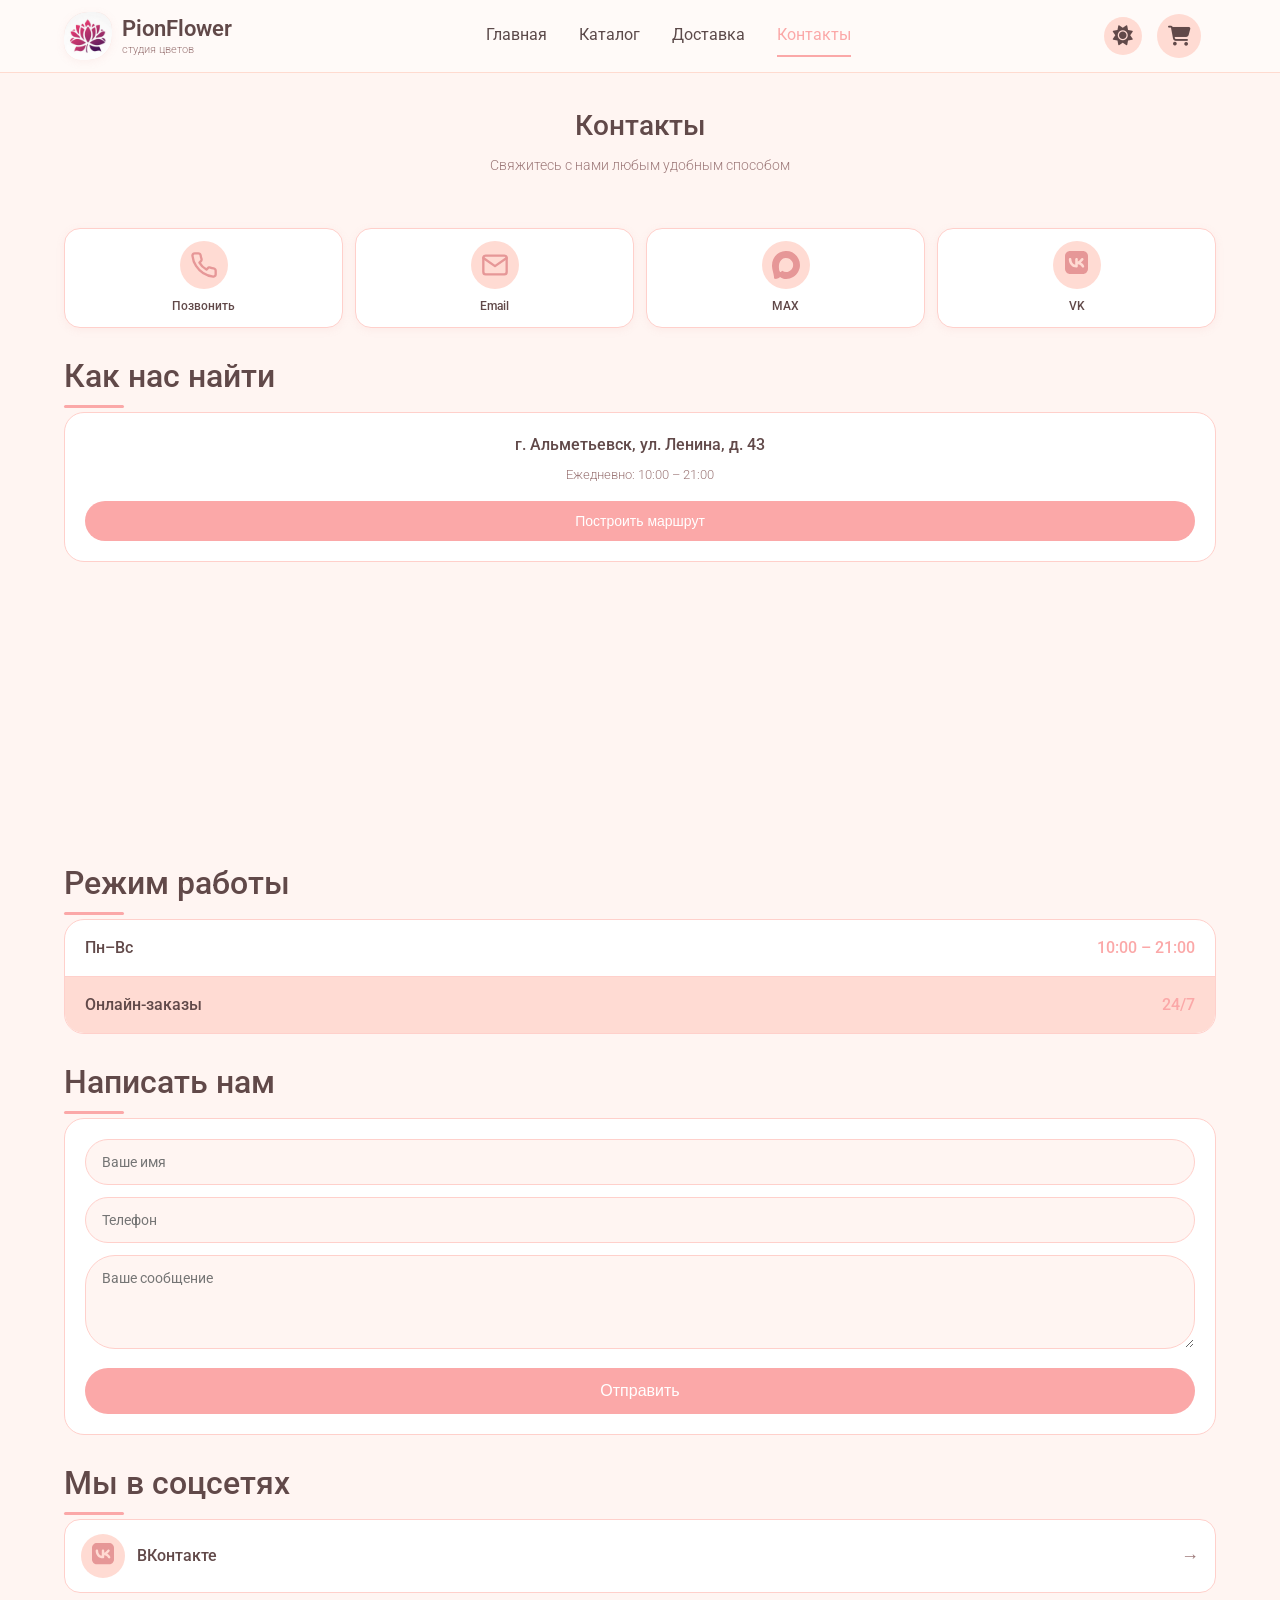
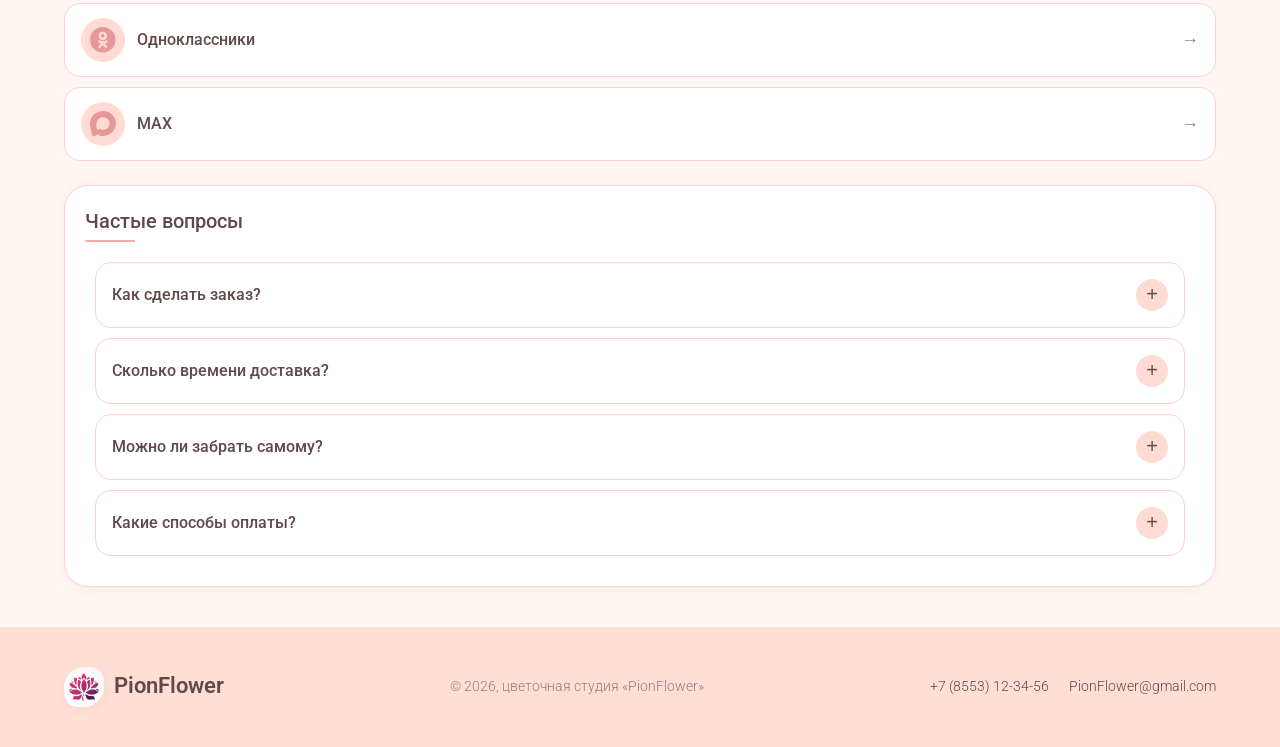
<file: contacts.html>
<!DOCTYPE html>
<html lang="ru">

<head>
    <meta charset="UTF-8">
    <meta name="viewport" content="width=device-width, initial-scale=1.0, maximum-scale=1.5, user-scalable=yes">
    <title>PionFlower - Контакты</title>
    <link rel="preconnect" href="https://fonts.googleapis.com">
    <link rel="preconnect" href="https://fonts.gstatic.com" crossorigin>
    <link href="https://fonts.googleapis.com/css2?family=Roboto:wght@300;400;500;700&display=swap" rel="stylesheet">
    <link rel="stylesheet" href="https://cdnjs.cloudflare.com/ajax/libs/font-awesome/6.5.1/css/all.min.css">
    <link rel="stylesheet" href="assets/css/style.css">
</head>

<body>
    <header class="header">
        <div class="header-container">
            <div class="logo">
                <div class="logo-icon">
                    <a href="index.html"><img src="./assets/media/img/logo.png" alt="PionFlower" class="logo-img"></a>
                </div>
                <div class="logo-text">PionFlower<span>студия цветов</span></div>
            </div>

            <nav class="nav" id="navMenu">
                <a href="index.html" class="nav-link">Главная</a>
                <a href="catalog.html" class="nav-link">Каталог</a>
                <a href="delivery.html" class="nav-link">Доставка</a>
                <a href="contacts.html" class="nav-link active">Контакты</a>
            </nav>

            <button class="burger-menu" id="burgerMenu" aria-label="Меню">
                <span></span>
                <span></span>
                <span></span>
            </button>

            <div class="header-right">
                <div class="theme-toggle" id="themeToggle">
                    <i class="fas fa-sun"></i>
                    <i class="fas fa-moon"></i>
                </div>
                <div class="cart-icon-header" id="cartIcon">
                    <i class="fas fa-shopping-cart"></i>
                    <span class="cart-count-badge" id="cartCount">0</span>
                </div>
                <div class="profile-section" id="profileSection"></div>
            </div>
        </div>

        <div class="mobile-menu" id="mobileMenu">
            <a href="index.html" class="mobile-link">Главная</a>
            <a href="catalog.html" class="mobile-link">Каталог</a>
            <a href="delivery.html" class="mobile-link">Доставка</a>
            <a href="contacts.html" class="mobile-link active">Контакты</a>
            <a href="profile.html" class="mobile-link">Личный кабинет</a>
        </div>
    </header>

    <main>

        <div class="page-header">
            <h1>Контакты</h1>
            <p>Свяжитесь с нами любым удобным способом</p>
        </div>
        <div class="container">
            <div class="quick-contacts">
                <a href="tel:+78553123456" class="quick-contact-card">
                    <div class="quick-icon"><img src="./assets/media/icon/phone.svg" alt="Позвонить"></div>
                    <span class="quick-label">Позвонить</span>
                </a>
                <a href="mailto:PionFlower@gmail.com" class="quick-contact-card">
                    <div class="quick-icon"><img src="./assets/media/icon/mail.svg" alt="Email"></div>
                    <span class="quick-label">Email</span>
                </a>
                <a href="#" class="quick-contact-card" id="whatsappBtn">
                    <div class="quick-icon"><img src="./assets/media/icon/max.svg" alt="max"></div>
                    <span class="quick-label">MAX</span>
                </a>
                <a href="#" class="quick-contact-card" id="telegramBtn">
                    <div class="quick-icon"><img src="./assets/media/icon/vk.svg" alt="vk"></div>
                    <span class="quick-label">VK</span>
                </a>
            </div>

            <div class="address-section">
                <div class="section-title">
                    <h2>Как нас найти</h2>
                </div>
                <div class="address-card">
                    <p class="address-text">г. Альметьевск, ул. Ленина, д. 43</p>
                    <p class="address-schedule">Ежедневно: 10:00 – 21:00</p>
                    <button class="route-btn" id="routeBtn">Построить маршрут</button>
                </div>
                <div class="map-container">
                    <iframe
                        src="https://yandex.ru/map-widget/v1/?ll=52.296782%2C54.899183&mode=search&ol=geo&ouri=ymapsbm1%3A%2F%2Fgeo%3Fdata%[base64]%2C%2C&z=16.61"
                        width="100%" height="250" frameborder="0" allowfullscreen="true"
                        style="border-radius: 16px;"></iframe>
                </div>
            </div>

            <div class="schedule-section">
                <div class="section-title">
                    <h2>Режим работы</h2>
                </div>
                <div class="schedule-list">
                    <div class="schedule-item"><span class="schedule-day">Пн–Вс</span><span class="schedule-time">10:00
                            – 21:00</span></div>
                    <div class="schedule-item highlight"><span class="schedule-day">Онлайн-заказы</span><span
                            class="schedule-time">24/7</span></div>
                </div>
            </div>

            <div class="feedback-section">
                <div class="section-title">
                    <h2>Написать нам</h2>
                </div>
                <form id="feedbackForm" class="feedback-form">
                    <input type="text" id="feedbackName" placeholder="Ваше имя" required>
                    <input type="tel" id="feedbackPhone" placeholder="Телефон" required>
                    <textarea id="feedbackMessage" rows="4" placeholder="Ваше сообщение" required></textarea>
                    <button type="submit" class="submit-btn">Отправить</button>
                </form>
            </div>

            <div class="social-section">
                <div class="section-title">
                    <h2>Мы в соцсетях</h2>
                </div>
                <div class="social-grid">
                    <a href="https://m.vk.com/PionFlowerStudio" target="_blank" class="social-card">
                        <div class="social-icon"><img src="./assets/media/icon/vk.svg" alt="ВКонтакте"></div>
                        <span class="social-name">ВКонтакте</span>
                        <span class="social-arrow">→</span>
                    </a>
                    <a href="#" class="social-card" id="instagramBtn">
                        <div class="social-icon"><img src="./assets/media/icon/odn.svg" alt="odnoklasniki"></div>
                        <span class="social-name">Одноклассники</span>
                        <span class="social-arrow">→</span>
                    </a>
                    <a href="#" class="social-card" id="tgChannelBtn">
                        <div class="social-icon"><img src="./assets/media/icon/max.svg" alt="max"></div>
                        <span class="social-name">MAX</span>
                        <span class="social-arrow">→</span>
                    </a>
                </div>
            </div>


            <div class="faq-block">
                <h2>Частые вопросы</h2>

                <div class="faq-item">
                    <div class="faq-question"><span>Как сделать заказ?</span><button class="faq-toggle">+</button></div>
                    <div class="faq-answer">Заказ можно оформить онлайн в каталоге, позвонить по телефону +7 (8553)
                        12-34-56 или прийти в студию.</div>
                </div>
                <div class="faq-item">
                    <div class="faq-question"><span>Сколько времени доставка?</span><button
                            class="faq-toggle">+</button></div>
                    <div class="faq-answer">Доставка по Альметьевску занимает 1-2 часа. При заказе от 3000 ₽ —
                        бесплатно.</div>
                </div>
                <div class="faq-item">
                    <div class="faq-question"><span>Можно ли забрать самому?</span><button class="faq-toggle">+</button>
                    </div>
                    <div class="faq-answer">Да, самовывоз доступен ежедневно с 10:00 до 21:00 по адресу: ул. Ленина, 43.
                    </div>
                </div>
                <div class="faq-item">
                    <div class="faq-question"><span>Какие способы оплаты?</span><button class="faq-toggle">+</button>
                    </div>
                    <div class="faq-answer">Наличные при получении, банковские карты онлайн, оплата на сайте через
                        защищенный шлюз.</div>
                </div>
            </div>
        </div>
    </main>

    <footer class="footer">
        <div class="container footer-content">
            <div class="footer-logo">
                <div class="logo-icon"><img src="./assets/media/img/logo.png" alt="PionFlower" class="logo-img" /></div>
                <div class="logo-text">PionFlower</div>
            </div>
            <div class="footer-copyright">© 2026, цветочная студия «PionFlower»</div>
            <div class="footer-contacts">
                <a href="tel:+78553123456">+7 (8553) 12-34-56</a>
                <a href="mailto:PionFlower@gmail.com">PionFlower@gmail.com</a>
            </div>
        </div>
    </footer>

<!-- МОДАЛЬНЫЕ ОКНА -->

<div class="modal auth-modal" id="authModal">
    <div class="modal-content auth-modal-content">
        <div class="modal-header">
            <h3>Вход в аккаунт</h3>
            <button class="modal-close auth-modal-close">&times;</button>
        </div>
        <div class="modal-body">
            <div class="auth-tabs">
                <button class="auth-tab active" data-auth-tab="login">Вход</button>
                <button class="auth-tab" data-auth-tab="register">Регистрация</button>
            </div>

            <form id="loginForm" class="auth-form active">
                <div class="form-group">
                    <input type="tel" id="loginPhone" placeholder="Телефон" required>
                </div>
                <div class="form-group">
                    <input type="password" id="loginPassword" placeholder="Пароль" required>
                </div>
                <button type="submit" class="btn-primary w-100 auth-submit-btn">Войти</button>
            </form>

            <form id="registerForm" class="auth-form">
                <div class="form-group">
                    <input type="text" id="regName" placeholder="Ваше имя" required>
                </div>
                <div class="form-group">
                    <input type="tel" id="regPhone" placeholder="Телефон" required>
                </div>
                <div class="form-group">
                    <input type="email" id="regEmail" placeholder="Email (необязательно)">
                </div>
                <div class="form-group">
                    <input type="password" id="regPassword" placeholder="Пароль" required>
                </div>
                <button type="submit" class="btn-primary w-100 auth-submit-btn">Зарегистрироваться</button>
            </form>
            <p class="modal-hint auth-hint">После входа вам станут доступны корзина, избранное и история заказов</p>
        </div>
    </div>
</div>
    <div class="modal cart-modal" id="cartModal">
        <div class="modal-content cart-modal-content">
            <div class="modal-header">
                <h3><i class="fas fa-shopping-cart"></i> Моя корзина</h3>
                <button class="modal-close" id="closeCartBtn">&times;</button>
            </div>
            <div class="modal-body">
                <div class="cart-items-list" id="cartItemsList"></div>
                <div class="cart-summary">
                    <div class="summary-row">
                        <span>Товаров:</span>
                        <span id="cartTotalItems">0</span>
                    </div>
                    <div class="summary-row">
                        <span>Сумма заказа:</span>
                        <span id="cartSubtotal">0 ₽</span>
                    </div>
                    <div class="summary-row delivery-row">
                        <span>Доставка:</span>
                        <span id="cartDelivery">0 ₽</span>
                    </div>
                    <div class="summary-row total-row">
                        <span>Итого:</span>
                        <span id="cartTotal">0 ₽</span>
                    </div>
                    <div class="delivery-selector">
                        <label for="cartDeliveryZoneSelect">Район доставки:</label>
                        <select id="cartDeliveryZoneSelect" class="delivery-select">
                            <option value="center">Центр — 200 ₽</option>
                            <option value="west">Западный микрорайон — 300 ₽</option>
                            <option value="east">Восточный микрорайон — 300 ₽</option>
                            <option value="north">Северный микрорайон — 300 ₽</option>
                            <option value="south">Южный микрорайон — 300 ₽</option>
                            <option value="urban">Городок нефтяников — 350 ₽</option>
                            <option value="dzhalil">пгт Джалиль — 500 ₽</option>
                        </select>
                    </div>
                    <div class="free-delivery-note" id="freeDeliveryNote">
                        <i class="fas fa-truck"></i> Добавьте товаров на <span id="needMore">0</span> ₽ для бесплатной доставки
                    </div>
                    <button class="checkout-btn" id="checkoutBtn">Оформить заказ</button>
                    <button class="continue-shopping-btn" id="continueShoppingBtn">Продолжить покупки</button>
                </div>
            </div>
        </div>
    </div>

    <div class="modal" id="quickOrderModal">
        <div class="modal-content">
            <div class="modal-header">
                <h3>Быстрый заказ</h3>
                <button class="modal-close">&times;</button>
            </div>
            <div class="modal-body">
                <form id="quickOrderForm">
                    <div class="form-group">
                        <input type="text" id="quickName" placeholder="Ваше имя" required />
                    </div>
                    <div class="form-group">
                        <input type="tel" id="quickPhone" placeholder="Телефон" required />
                    </div>
                    <div class="form-group">
                        <input type="text" id="quickAddress" placeholder="Адрес доставки" />
                    </div>
                    <button type="submit" class="btn btn-primary w-100">Заказать</button>
                </form>
                <p class="modal-hint">Мы свяжемся с вами для подтверждения заказа</p>
            </div>
        </div>
    </div>

    <div class="cart-notification" id="cartNotification">
        <div class="cart-notification-content">
            <i class="fas fa-check-circle"></i>
            <span>Товар добавлен в корзину</span>
        </div>
    </div>

    <script src="assets/js/script.js"></script>
</body>

</html>
</file>
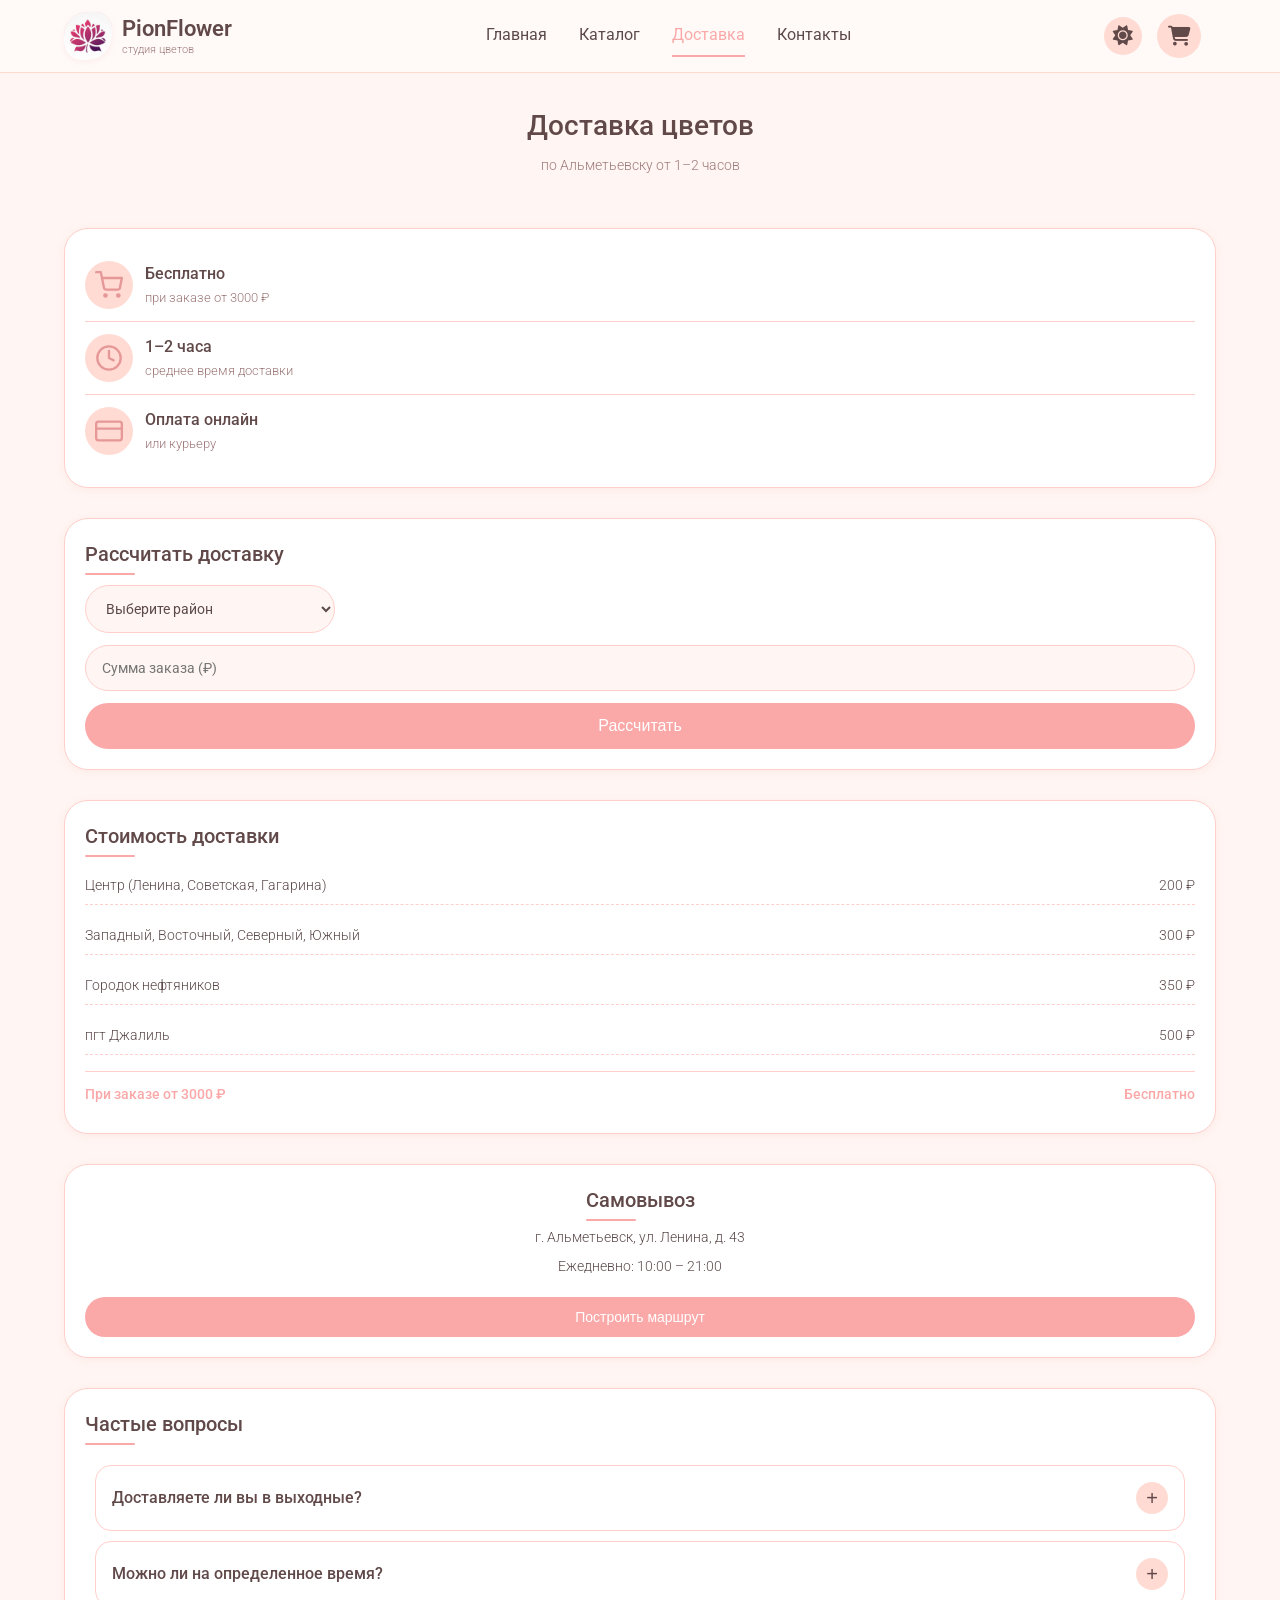
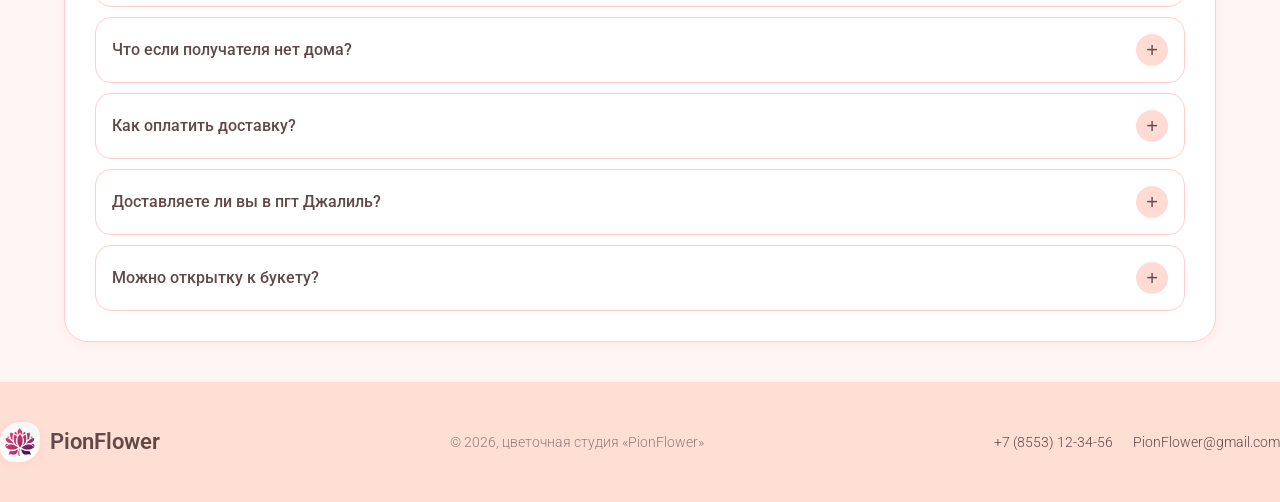
<file: delivery.html>
<!DOCTYPE html>
<html lang="ru">
<head>
    <meta charset="UTF-8">
    <meta name="viewport" content="width=device-width, initial-scale=1.0, maximum-scale=1.5, user-scalable=yes">
    <title>PionFlower - Доставка</title>
    <link rel="preconnect" href="https://fonts.googleapis.com">
    <link rel="preconnect" href="https://fonts.gstatic.com" crossorigin>
    <link href="https://fonts.googleapis.com/css2?family=Roboto:wght@300;400;500;700&display=swap" rel="stylesheet">
    <link rel="stylesheet" href="https://cdnjs.cloudflare.com/ajax/libs/font-awesome/6.5.1/css/all.min.css">
    <link rel="stylesheet" href="assets/css/style.css">
</head>
<body>
    <header class="header">
        <div class="header-container">
            <div class="logo">
                <div class="logo-icon">
                    <a href="index.html"><img src="./assets/media/img/logo.png" alt="PionFlower" class="logo-img" onerror="this.style.display='none'"></a>
                </div>
                <div class="logo-text">PionFlower<span>студия цветов</span></div>
            </div>

            <nav class="nav" id="navMenu">
                <a href="index.html" class="nav-link">Главная</a>
                <a href="catalog.html" class="nav-link">Каталог</a>
                <a href="delivery.html" class="nav-link active">Доставка</a>
                <a href="contacts.html" class="nav-link">Контакты</a>
            </nav>

            <button class="burger-menu" id="burgerMenu" aria-label="Меню">
                <span></span>
                <span></span>
                <span></span>
            </button>

            <div class="header-right">
                <div class="theme-toggle" id="themeToggle">
                    <i class="fas fa-sun"></i>
                    <i class="fas fa-moon"></i>
                </div>
                <div class="cart-icon-header" id="cartIcon">
                    <i class="fas fa-shopping-cart"></i>
                    <span class="cart-count-badge" id="cartCount">0</span>
                </div>
                <div class="profile-section" id="profileSection"></div>
            </div>
        </div>

        <div class="mobile-menu" id="mobileMenu">
            <a href="index.html" class="mobile-link">Главная</a>
            <a href="catalog.html" class="mobile-link">Каталог</a>
            <a href="delivery.html" class="mobile-link active">Доставка</a>
            <a href="contacts.html" class="mobile-link">Контакты</a>
            <a href="profile.html" class="mobile-link">Личный кабинет</a>
        </div>
    </header>

    <main>
        <section class="page-header">
            <h1>Доставка цветов</h1>
            <p>по Альметьевску от 1–2 часов</p>
        </section>

        <section class="container">
            <div class="info-block">
                <div class="info-item">
                    <div class="info-icon">
                        <img src="./assets/media/icon/shopping-cart.svg" alt="Бесплатно" onerror="this.style.display='none'">
                    </div>
                    <div>
                        <h3>Бесплатно</h3>
                        <p>при заказе от 3000 ₽</p>
                    </div>
                </div>
                <div class="info-item">
                    <div class="info-icon">
                        <img src="./assets/media/icon/clock.svg" alt="Быстрая доставка" onerror="this.style.display='none'">
                    </div>
                    <div>
                        <h3>1–2 часа</h3>
                        <p>среднее время доставки</p>
                    </div>
                </div>
                <div class="info-item">
                    <div class="info-icon">
                        <img src="./assets/media/icon/credit-card.svg" alt="Оплата" onerror="this.style.display='none'">
                    </div>
                    <div>
                        <h3>Оплата онлайн</h3>
                        <p>или курьеру</p>
                    </div>
                </div>
            </div>

            <div class="calc-block">
                <h2>Рассчитать доставку</h2>
                <form id="deliveryForm" class="calc-form">
                    <select id="deliveryZone" class="calc-select " required>
                        <option value="">Выберите район</option>
                        <option value="center">Центр</option>
                        <option value="west">Западный</option>
                        <option value="east">Восточный</option>
                        <option value="north">Северный</option>
                        <option value="south">Южный</option>
                        <option value="urban">Городок нефтяников</option>
                        <option value="dzhalil">пгт Джалиль</option>
                    </select>
                    <input type="number" id="orderAmount" placeholder="Сумма заказа (₽)" class="calc-input">
                    <button type="submit" class="calc-btn">Рассчитать</button>
                </form>
                <div id="calcResult" class="calc-result" style="display: none;"></div>
            </div>

            <div class="price-block">
                <h2>Стоимость доставки</h2>
                <div class="price-list">
                    <div class="price-row"><span>Центр (Ленина, Советская, Гагарина)</span><span>200 ₽</span></div>
                    <div class="price-row"><span>Западный, Восточный, Северный, Южный</span><span>300 ₽</span></div>
                    <div class="price-row"><span>Городок нефтяников</span><span>350 ₽</span></div>
                    <div class="price-row"><span>пгт Джалиль</span><span>500 ₽</span></div>
                    <div class="price-row highlight"><span>При заказе от 3000 ₽</span><span>Бесплатно</span></div>
                </div>
            </div>

            <div class="pickup-block">
                <h2>Самовывоз</h2>
                <p>г. Альметьевск, ул. Ленина, д. 43</p>
                <p>Ежедневно: 10:00 – 21:00</p>
                <button class="btn-route" id="routeBtn">Построить маршрут</button>
            </div>

            <div class="faq-block">
                <h2>Частые вопросы</h2>
                <div class="faq-item">
                    <div class="faq-question"><span>Доставляете ли вы в выходные?</span><button class="faq-toggle">+</button></div>
                    <div class="faq-answer">Да, мы работаем и доставляем цветы ежедневно без выходных с 10:00 до 21:00.</div>
                </div>
                <div class="faq-item">
                    <div class="faq-question"><span>Можно ли на определенное время?</span><button class="faq-toggle">+</button></div>
                    <div class="faq-answer">Да, при оформлении заказа вы можете указать желаемое время. Мы постараемся доставить точно в срок.</div>
                </div>
                <div class="faq-item">
                    <div class="faq-question"><span>Что если получателя нет дома?</span><button class="faq-toggle">+</button></div>
                    <div class="faq-answer">Курьер позвонит получателю. Если не дозвонится, свяжемся с вами для согласования переноса доставки.</div>
                </div>
                <div class="faq-item">
                    <div class="faq-question"><span>Как оплатить доставку?</span><button class="faq-toggle">+</button></div>
                    <div class="faq-answer">Вы можете оплатить онлайн на сайте картой или наличными/картой курьеру при получении.</div>
                </div>
                <div class="faq-item">
                    <div class="faq-question"><span>Доставляете ли вы в пгт Джалиль?</span><button class="faq-toggle">+</button></div>
                    <div class="faq-answer">Да, доставляем в пгт Джалиль. Стоимость доставки — 500 ₽, время доставки — 2-3 часа.</div>
                </div>
                <div class="faq-item">
                    <div class="faq-question"><span>Можно открытку к букету?</span><button class="faq-toggle">+</button></div>
                    <div class="faq-answer">Да, мы бесплатно вложим открытку с вашим текстом. Напишите пожелание при оформлении заказа.</div>
                </div>
            </div>
        </section>
    </main>

    <footer class="footer">
        <div class="footer-content">
            <div class="footer-logo">
                <div class="logo-icon">
                    <img src="./assets/media/img/logo.png" alt="PionFlower" class="logo-img" onerror="this.style.display='none'">
                </div>
                <div class="logo-text">PionFlower</div>
            </div>
            <div class="footer-copyright">© 2026, цветочная студия «PionFlower»</div>
            <div class="footer-contacts">
                <a href="tel:+78553123456">+7 (8553) 12-34-56</a>
                <a href="mailto:PionFlower@gmail.com">PionFlower@gmail.com</a>
            </div>
        </div>
    </footer>

    <!-- МОДАЛЬНЫЕ ОКНА -->

<div class="modal auth-modal" id="authModal">
    <div class="modal-content auth-modal-content">
        <div class="modal-header">
            <h3>Вход в аккаунт</h3>
            <button class="modal-close auth-modal-close">&times;</button>
        </div>
        <div class="modal-body">
            <div class="auth-tabs">
                <button class="auth-tab active" data-auth-tab="login">Вход</button>
                <button class="auth-tab" data-auth-tab="register">Регистрация</button>
            </div>

            <form id="loginForm" class="auth-form active">
                <div class="form-group">
                    <input type="tel" id="loginPhone" placeholder="Телефон" required>
                </div>
                <div class="form-group">
                    <input type="password" id="loginPassword" placeholder="Пароль" required>
                </div>
                <button type="submit" class="btn-primary w-100 auth-submit-btn">Войти</button>
            </form>

            <form id="registerForm" class="auth-form">
                <div class="form-group">
                    <input type="text" id="regName" placeholder="Ваше имя" required>
                </div>
                <div class="form-group">
                    <input type="tel" id="regPhone" placeholder="Телефон" required>
                </div>
                <div class="form-group">
                    <input type="email" id="regEmail" placeholder="Email (необязательно)">
                </div>
                <div class="form-group">
                    <input type="password" id="regPassword" placeholder="Пароль" required>
                </div>
                <button type="submit" class="btn-primary w-100 auth-submit-btn">Зарегистрироваться</button>
            </form>
            <p class="modal-hint auth-hint">После входа вам станут доступны корзина, избранное и история заказов</p>
        </div>
    </div>
</div>
    <div class="modal cart-modal" id="cartModal">
        <div class="modal-content cart-modal-content">
            <div class="modal-header">
                <h3><i class="fas fa-shopping-cart"></i> Моя корзина</h3>
                <button class="modal-close" id="closeCartBtn">&times;</button>
            </div>
            <div class="modal-body">
                <div class="cart-items-list" id="cartItemsList"></div>
                <div class="cart-summary">
                    <div class="summary-row">
                        <span>Товаров:</span>
                        <span id="cartTotalItems">0</span>
                    </div>
                    <div class="summary-row">
                        <span>Сумма заказа:</span>
                        <span id="cartSubtotal">0 ₽</span>
                    </div>
                    <div class="summary-row delivery-row">
                        <span>Доставка:</span>
                        <span id="cartDelivery">0 ₽</span>
                    </div>
                    <div class="summary-row total-row">
                        <span>Итого:</span>
                        <span id="cartTotal">0 ₽</span>
                    </div>
                    <div class="delivery-selector">
                        <label for="cartDeliveryZoneSelect">Район доставки:</label>
                        <select id="cartDeliveryZoneSelect" class="delivery-select">
                            <option value="center">Центр — 200 ₽</option>
                            <option value="west">Западный микрорайон — 300 ₽</option>
                            <option value="east">Восточный микрорайон — 300 ₽</option>
                            <option value="north">Северный микрорайон — 300 ₽</option>
                            <option value="south">Южный микрорайон — 300 ₽</option>
                            <option value="urban">Городок нефтяников — 350 ₽</option>
                            <option value="dzhalil">пгт Джалиль — 500 ₽</option>
                        </select>
                    </div>
                    <div class="free-delivery-note" id="freeDeliveryNote">
                        <i class="fas fa-truck"></i> Добавьте товаров на <span id="needMore">0</span> ₽ для бесплатной доставки
                    </div>
                    <button class="checkout-btn" id="checkoutBtn">Оформить заказ</button>
                    <button class="continue-shopping-btn" id="continueShoppingBtn">Продолжить покупки</button>
                </div>
            </div>
        </div>
    </div>

    <div class="modal" id="quickOrderModal">
        <div class="modal-content">
            <div class="modal-header">
                <h3>Быстрый заказ</h3>
                <button class="modal-close">&times;</button>
            </div>
            <div class="modal-body">
                <form id="quickOrderForm">
                    <div class="form-group">
                        <input type="text" id="quickName" placeholder="Ваше имя" required />
                    </div>
                    <div class="form-group">
                        <input type="tel" id="quickPhone" placeholder="Телефон" required />
                    </div>
                    <div class="form-group">
                        <input type="text" id="quickAddress" placeholder="Адрес доставки" />
                    </div>
                    <button type="submit" class="btn btn-primary w-100">Заказать</button>
                </form>
                <p class="modal-hint">Мы свяжемся с вами для подтверждения заказа</p>
            </div>
        </div>
    </div>

    <div class="cart-notification" id="cartNotification">
        <div class="cart-notification-content">
            <i class="fas fa-check-circle"></i>
            <span>Товар добавлен в корзину</span>
        </div>
    </div>

    <script src="assets/js/script.js"></script>
</body>
</html>
</file>
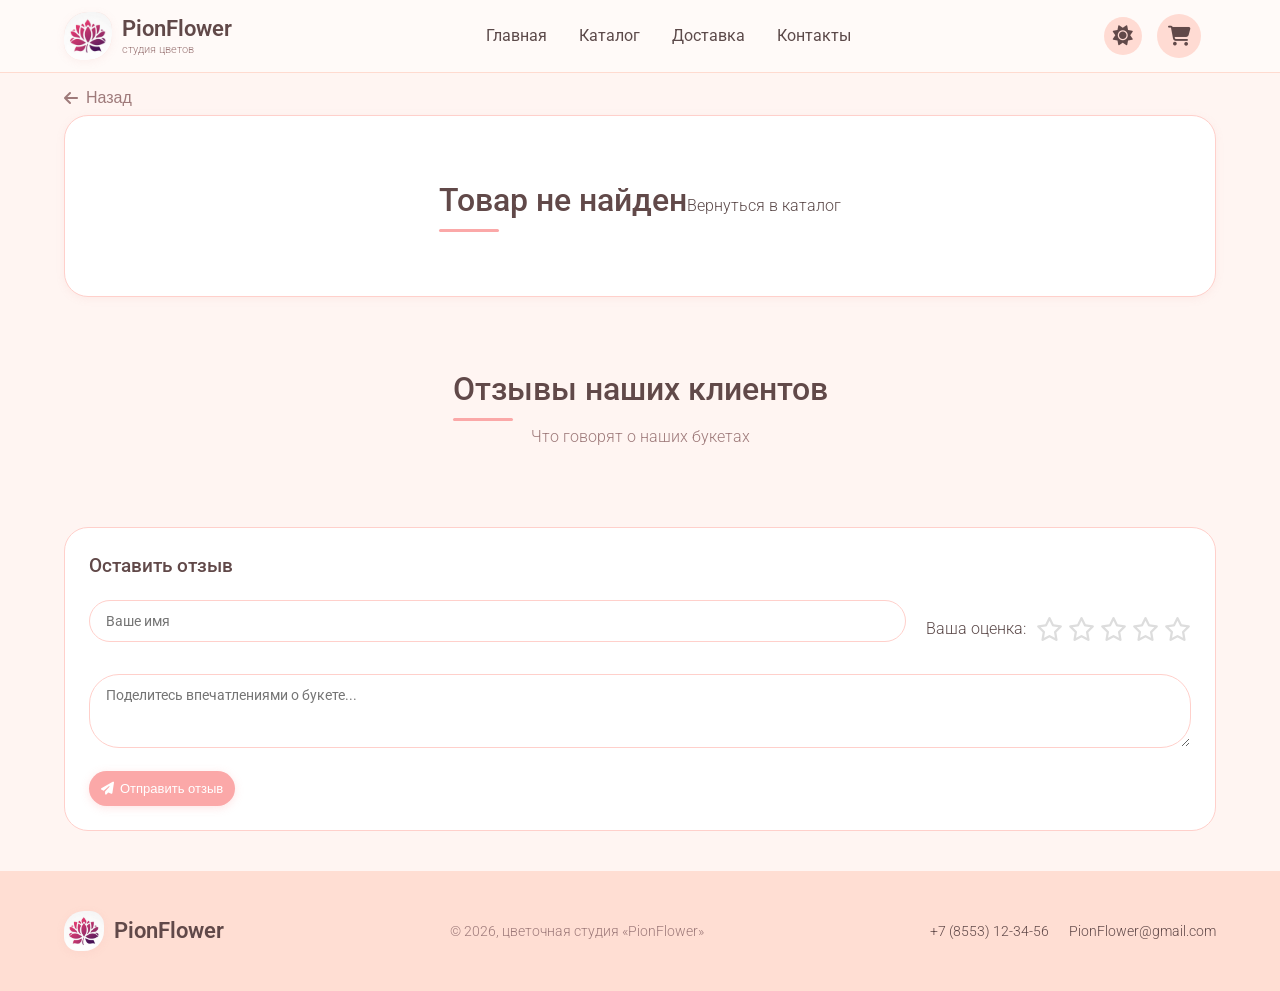
<file: product-detail.html>
<!DOCTYPE html>
<html lang="ru">

<head>
    <meta charset="UTF-8">
    <meta name="viewport"
        content="width=device-width, initial-scale=1.0, maximum-scale=1.0, user-scalable=no, viewport-fit=cover">
    <title>PionFlower — Детали букета</title>
    <link rel="preconnect" href="https://fonts.googleapis.com">
    <link rel="preconnect" href="https://fonts.gstatic.com" crossorigin>
    <link href="https://fonts.googleapis.com/css2?family=Roboto:wght@300;400;500;700&display=swap" rel="stylesheet">
    <link rel="stylesheet" href="https://cdnjs.cloudflare.com/ajax/libs/font-awesome/6.5.1/css/all.min.css">
    <link rel="stylesheet" href="assets/css/style.css">
</head>

<body>
    <header class="header">
        <div class="header-container">
            <div class="logo">
                <div class="logo-icon"><a href="index.html"><img src="./assets/media/img/logo.png" alt="PionFlower"
                            class="logo-img"></a></div>
                <div class="logo-text">PionFlower<span>студия цветов</span></div>
            </div>
            <nav class="nav" id="navMenu"><a href="index.html" class="nav-link">Главная</a><a href="catalog.html"
                    class="nav-link">Каталог</a><a href="delivery.html" class="nav-link">Доставка</a><a
                    href="contacts.html" class="nav-link">Контакты</a></nav>
            <button class="burger-menu" id="burgerMenu"
                aria-label="Меню"><span></span><span></span><span></span></button>
            <div class="header-right">
                <div class="theme-toggle" id="themeToggle"><i class="fas fa-sun"></i><i class="fas fa-moon"></i></div>
                <div class="cart-icon-header" id="cartIcon"><i class="fas fa-shopping-cart"></i><span
                        class="cart-count-badge" id="cartCount">0</span></div>
                <div class="profile-section" id="profileSection"></div>
            </div>
        </div>
        <div class="mobile-menu" id="mobileMenu"><a href="index.html" class="mobile-link">Главная</a><a
                href="catalog.html" class="mobile-link">Каталог</a><a href="delivery.html"
                class="mobile-link">Доставка</a><a href="contacts.html" class="mobile-link">Контакты</a><a
                href="profile.html" class="mobile-link">Личный кабинет</a></div>
    </header>

    <main>
        <div class="container">
            <button class="back-btn" onclick="window.history.back()"><i class="fas fa-arrow-left"></i> Назад</button>
            <div class="product-detail" id="productDetail"></div>
            <div class="reviews-section" id="reviewsSection">
                <div class="section-header">
                    <h2>Отзывы наших клиентов</h2>
                    <p>Что говорят о наших букетах</p>
                </div>
                <div class="reviews-list" id="reviewsList"></div>
                <div class="review-form-container">
                    <h3>Оставить отзыв</h3>
                    <form id="reviewForm" class="review-form">
                        <div class="form-row">
                            <div class="form-group"><input type="text" id="reviewName" placeholder="Ваше имя" required>
                            </div>
                            <div class="rating-group"><span>Ваша оценка:</span>
                                <div class="stars-input" id="ratingStarsInput"><i class="far fa-star"
                                        data-rating="1"></i><i class="far fa-star" data-rating="2"></i><i
                                        class="far fa-star" data-rating="3"></i><i class="far fa-star"
                                        data-rating="4"></i><i class="far fa-star" data-rating="5"></i></div><input
                                    type="hidden" id="reviewRating" value="5">
                            </div>
                        </div>
                        <div class="form-group"><textarea id="reviewText" rows="3"
                                placeholder="Поделитесь впечатлениями о букете..." required></textarea></div>
                        <button type="submit" class="btn btn-primary"><i class="fas fa-paper-plane"></i> Отправить
                            отзыв</button>
                    </form>
                </div>
            </div>
        </div>
    </main>

    <footer class="footer">
        <div class="container footer-content">
            <div class="footer-logo">
                <div class="logo-icon"><img src="./assets/media/img/logo.png" alt="PionFlower" class="logo-img" /></div>
                <div class="logo-text">PionFlower</div>
            </div>
            <div class="footer-copyright">© 2026, цветочная студия «PionFlower»</div>
            <div class="footer-contacts"><a href="tel:+78553123456">+7 (8553) 12-34-56</a><a
                    href="mailto:PionFlower@gmail.com">PionFlower@gmail.com</a></div>
        </div>
    </footer>

    <div style="display: none;" id="hiddenProductsForDetail">
        <div class="product-card" data-id="1" data-name="Нежность пионов" data-price="2900" data-category="author"
            data-image="./assets/media/img/pion.jpeg" data-badge="Хит продаж"
            data-description="Изысканный букет из нежных пионов" data-composition='["Розовые пионы","Гипсофила"]'>
            <div class="card-image"><img src="./assets/media/img/pion.jpeg" alt="Нежность пионов"></div>
            <div class="card-title">Нежность пионов</div>
            <div class="card-price">2 900 ₽</div>
        </div>
        <div class="product-card" data-id="2" data-name="Мятный эвкалипт" data-price="2400" data-category="author"
            data-image="./assets/media/img/mint.jpg" data-badge="" data-description="Стильная композиция с эвкалиптом"
            data-composition='["Эвкалипт","Белые розы"]'>
            <div class="card-image"><img src="./assets/media/img/mint.jpg" alt="Мятный эвкалипт"></div>
            <div class="card-title">Мятный эвкалипт</div>
            <div class="card-price">2 400 ₽</div>
        </div>
        <div class="product-card" data-id="3" data-name="Розовое облако" data-price="3200" data-category="wedding"
            data-image="./assets/media/img/pink.jpg" data-badge="Свадебный" data-description="Нежный романтичный букет"
            data-composition='["Розовые розы","Гипсофила"]'>
            <div class="card-image"><img src="./assets/media/img/pink.jpg" alt="Розовое облако"></div>
            <div class="card-title">Розовое облако</div>
            <div class="card-price">3 200 ₽</div>
        </div>
        <div class="product-card" data-id="4" data-name="Корпоративный стиль" data-price="3500"
            data-category="corporate" data-image="./assets/media/img/business.jpg" data-badge="Популярный"
            data-description="Элегантный букет для офиса" data-composition='["Розы","Гортензии"]'>
            <div class="card-image"><img src="./assets/media/img/business.jpg" alt="Корпоративный стиль"></div>
            <div class="card-title">Корпоративный стиль</div>
            <div class="card-price">3 500 ₽</div>
        </div>
        <div class="product-card" data-id="5" data-name="Свадебная нежность" data-price="3800" data-category="wedding"
            data-image="./assets/media/img/wedding.jpg" data-badge="Свадебный" data-description="Букет невесты"
            data-composition='["Пионовидные розы","Эустомы"]'>
            <div class="card-image"><img src="./assets/media/img/wedding.jpg" alt="Свадебная нежность"></div>
            <div class="card-title">Свадебная нежность</div>
            <div class="card-price">3 800 ₽</div>
        </div>
        <div class="product-card" data-id="6" data-name="Алые розы" data-price="4100" data-category="mono"
            data-image="./assets/media/img/red.jpg" data-badge="Премиум" data-description="15 роз премиум-класса"
            data-composition='["Алые розы"]'>
            <div class="card-image"><img src="./assets/media/img/red.jpg" alt="Алые розы"></div>
            <div class="card-title">Алые розы</div>
            <div class="card-price">4 100 ₽</div>
        </div>
        <div class="product-card" data-id="7" data-name="Полевые цветы" data-price="1900" data-category="author"
            data-image="./assets/media/img/field.jpg" data-badge="" data-description="Букет из полевых цветов"
            data-composition='["Ромашки","Васильки"]'>
            <div class="card-image"><img src="./assets/media/img/field.jpg" alt="Полевые цветы"></div>
            <div class="card-title">Полевые цветы</div>
            <div class="card-price">1 900 ₽</div>
        </div>
        <div class="product-card" data-id="8" data-name="Тюльпаны" data-price="2100" data-category="mono"
            data-image="./assets/media/img/tulips.jpg" data-badge="Сезон" data-description="25 тюльпанов"
            data-composition='["Тюльпаны"]'>
            <div class="card-image"><img src="./assets/media/img/tulips.jpg" alt="Тюльпаны"></div>
            <div class="card-title">Тюльпаны</div>
            <div class="card-price">2 100 ₽</div>
        </div>
        <div class="product-card" data-id="9" data-name="Бизнес-букет" data-price="4200" data-category="corporate"
            data-image="./assets/media/img/bisiness2.jpg" data-badge=""
            data-description="Строгая и статусная композиция" data-composition='["Гвоздики"]'>
            <div class="card-image"><img src="./assets/media/img/bisiness2.jpg" alt="Бизнес-букет"></div>
            <div class="card-title">Бизнес-букет</div>
            <div class="card-price">4 200 ₽</div>
        </div>
        <div class="product-card" data-id="10" data-name="Пионовидные розы" data-price="3300" data-category="author"
            data-image="./assets/media/img/pionrose.jpg" data-badge="Новинка" data-description="Нежные пионовидные розы"
            data-composition='["Пионовидные розы"]'>
            <div class="card-image"><img src="./assets/media/img/pionrose.jpg" alt="Пионовидные розы"></div>
            <div class="card-title">Пионовидные розы</div>
            <div class="card-price">3 300 ₽</div>
        </div>
        <div class="product-card" data-id="11" data-name="Хризантемы" data-price="2500" data-category="mono"
            data-image="./assets/media/img/chrysanthemums.jpg" data-badge="" data-description="Кустовые хризантемы"
            data-composition='["Хризантемы"]'>
            <div class="card-image"><img src="./assets/media/img/chrysanthemums.jpg" alt="Хризантемы"></div>
            <div class="card-title">Хризантемы</div>
            <div class="card-price">2 500 ₽</div>
        </div>
        <div class="product-card" data-id="12" data-name="Лавандовый сон" data-price="2700" data-category="author"
            data-image="./assets/media/img/violet.jpg" data-badge="" data-description="Ароматный букет с лавандой"
            data-composition='["Лаванда","Сухоцветы"]'>
            <div class="card-image"><img src="./assets/media/img/violet.jpg" alt="Лавандовый сон"></div>
            <div class="card-title">Лавандовый сон</div>
            <div class="card-price">2 700 ₽</div>
        </div>
    </div>

<!-- МОДАЛЬНЫЕ ОКНА -->

<div class="modal auth-modal" id="authModal">
    <div class="modal-content auth-modal-content">
        <div class="modal-header">
            <h3>Вход в аккаунт</h3>
            <button class="modal-close auth-modal-close">&times;</button>
        </div>
        <div class="modal-body">
            <div class="auth-tabs">
                <button class="auth-tab active" data-auth-tab="login">Вход</button>
                <button class="auth-tab" data-auth-tab="register">Регистрация</button>
            </div>

            <form id="loginForm" class="auth-form active">
                <div class="form-group">
                    <input type="tel" id="loginPhone" placeholder="Телефон" required>
                </div>
                <div class="form-group">
                    <input type="password" id="loginPassword" placeholder="Пароль" required>
                </div>
                <button type="submit" class="btn-primary w-100 auth-submit-btn">Войти</button>
            </form>

            <form id="registerForm" class="auth-form">
                <div class="form-group">
                    <input type="text" id="regName" placeholder="Ваше имя" required>
                </div>
                <div class="form-group">
                    <input type="tel" id="regPhone" placeholder="Телефон" required>
                </div>
                <div class="form-group">
                    <input type="email" id="regEmail" placeholder="Email (необязательно)">
                </div>
                <div class="form-group">
                    <input type="password" id="regPassword" placeholder="Пароль" required>
                </div>
                <button type="submit" class="btn-primary w-100 auth-submit-btn">Зарегистрироваться</button>
            </form>
            <p class="modal-hint auth-hint">После входа вам станут доступны корзина, избранное и история заказов</p>
        </div>
    </div>
</div>
    <div class="modal cart-modal" id="cartModal">
        <div class="modal-content cart-modal-content">
            <div class="modal-header">
                <h3><i class="fas fa-shopping-cart"></i> Моя корзина</h3>
                <button class="modal-close" id="closeCartBtn">&times;</button>
            </div>
            <div class="modal-body">
                <div class="cart-items-list" id="cartItemsList"></div>
                <div class="cart-summary">
                    <div class="summary-row">
                        <span>Товаров:</span>
                        <span id="cartTotalItems">0</span>
                    </div>
                    <div class="summary-row">
                        <span>Сумма заказа:</span>
                        <span id="cartSubtotal">0 ₽</span>
                    </div>
                    <div class="summary-row delivery-row">
                        <span>Доставка:</span>
                        <span id="cartDelivery">0 ₽</span>
                    </div>
                    <div class="summary-row total-row">
                        <span>Итого:</span>
                        <span id="cartTotal">0 ₽</span>
                    </div>
                    <div class="delivery-selector">
                        <label for="cartDeliveryZoneSelect">Район доставки:</label>
                        <select id="cartDeliveryZoneSelect" class="delivery-select">
                            <option value="center">Центр — 200 ₽</option>
                            <option value="west">Западный микрорайон — 300 ₽</option>
                            <option value="east">Восточный микрорайон — 300 ₽</option>
                            <option value="north">Северный микрорайон — 300 ₽</option>
                            <option value="south">Южный микрорайон — 300 ₽</option>
                            <option value="urban">Городок нефтяников — 350 ₽</option>
                            <option value="dzhalil">пгт Джалиль — 500 ₽</option>
                        </select>
                    </div>
                    <div class="free-delivery-note" id="freeDeliveryNote">
                        <i class="fas fa-truck"></i> Добавьте товаров на <span id="needMore">0</span> ₽ для бесплатной доставки
                    </div>
                    <button class="checkout-btn" id="checkoutBtn">Оформить заказ</button>
                    <button class="continue-shopping-btn" id="continueShoppingBtn">Продолжить покупки</button>
                </div>
            </div>
        </div>
    </div>

    <div class="modal" id="quickOrderModal">
        <div class="modal-content">
            <div class="modal-header">
                <h3>Быстрый заказ</h3>
                <button class="modal-close">&times;</button>
            </div>
            <div class="modal-body">
                <form id="quickOrderForm">
                    <div class="form-group">
                        <input type="text" id="quickName" placeholder="Ваше имя" required />
                    </div>
                    <div class="form-group">
                        <input type="tel" id="quickPhone" placeholder="Телефон" required />
                    </div>
                    <div class="form-group">
                        <input type="text" id="quickAddress" placeholder="Адрес доставки" />
                    </div>
                    <button type="submit" class="btn btn-primary w-100">Заказать</button>
                </form>
                <p class="modal-hint">Мы свяжемся с вами для подтверждения заказа</p>
            </div>
        </div>
    </div>

    <div class="cart-notification" id="cartNotification">
        <div class="cart-notification-content">
            <i class="fas fa-check-circle"></i>
            <span>Товар добавлен в корзину</span>
        </div>
    </div>

    <script src="assets/js/script.js"></script>
</body>

</html>
</file>
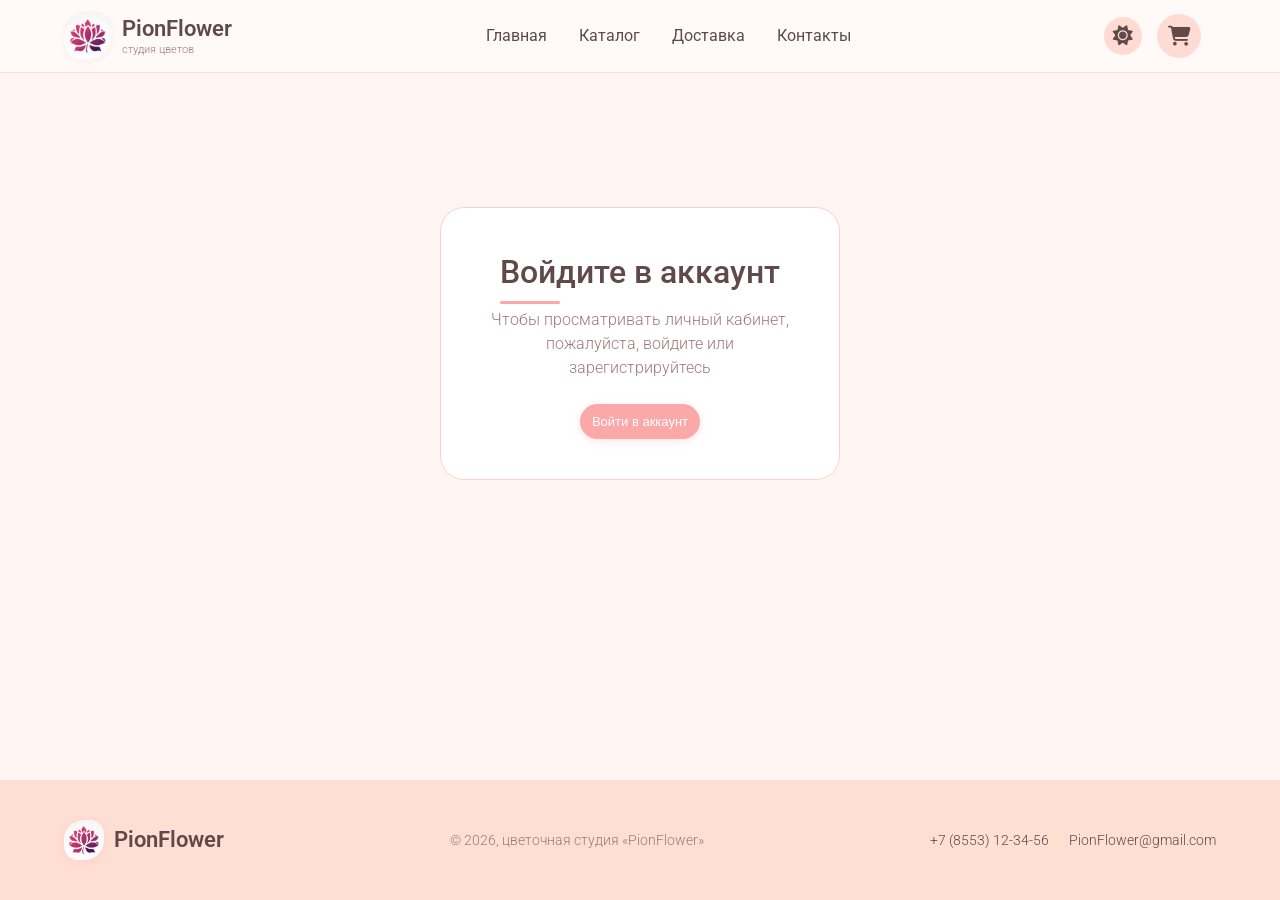
<file: profile.html>
<!DOCTYPE html>
<html lang="ru">

<head>
    <meta charset="UTF-8">
    <meta name="viewport"
        content="width=device-width, initial-scale=1.0, maximum-scale=1.0, user-scalable=no, viewport-fit=cover">
    <title>PionFlower - Личный кабинет</title>
    <link rel="preconnect" href="https://fonts.googleapis.com">
    <link rel="preconnect" href="https://fonts.gstatic.com" crossorigin>
    <link href="https://fonts.googleapis.com/css2?family=Roboto:wght@300;400;500;700&display=swap" rel="stylesheet">
    <link rel="stylesheet" href="https://cdnjs.cloudflare.com/ajax/libs/font-awesome/6.5.1/css/all.min.css">
    <link rel="stylesheet" href="assets/css/style.css">
</head>

<body>
    <header class="header">
        <div class="header-container">
            <div class="logo">
                <div class="logo-icon">
                    <a href="index.html"><img src="./assets/media/img/logo.png" alt="PionFlower" class="logo-img" /></a>
                </div>
                <div class="logo-text">PionFlower<span>студия цветов</span></div>
            </div>

            <nav class="nav" id="navMenu">
                <a href="index.html" class="nav-link">Главная</a>
                <a href="catalog.html" class="nav-link">Каталог</a>
                <a href="delivery.html" class="nav-link">Доставка</a>
                <a href="contacts.html" class="nav-link">Контакты</a>
            </nav>

            <button class="burger-menu" id="burgerMenu" aria-label="Меню">
                <span></span>
                <span></span>
                <span></span>
            </button>

            <div class="header-right">
                <div class="theme-toggle" id="themeToggle">
                    <i class="fas fa-sun"></i>
                    <i class="fas fa-moon"></i>
                </div>
                <div class="cart-icon-header" id="cartIcon">
                    <i class="fas fa-shopping-cart"></i>
                    <span class="cart-count-badge" id="cartCount">0</span>
                </div>
                <div class="profile-section" id="profileSection"></div>
            </div>
        </div>

        <div class="mobile-menu" id="mobileMenu">
            <a href="index.html" class="mobile-link">Главная</a>
            <a href="catalog.html" class="mobile-link">Каталог</a>
            <a href="delivery.html" class="mobile-link">Доставка</a>
            <a href="contacts.html" class="mobile-link">Контакты</a>
            <a href="profile.html" class="mobile-link active">Личный кабинет</a>
        </div>
    </header>

    <main>
        <div class="profile-not-logged" id="profileNotLogged" style="display: none;">
            <div class="not-logged-card">
                <h2>Войдите в аккаунт</h2>
                <p>Чтобы просматривать личный кабинет, пожалуйста, войдите или зарегистрируйтесь</p>
                <button class="btn-primary" id="goToLoginBtn">Войти в аккаунт</button>
            </div>
        </div>

        <div class="profile-logged" id="profileLogged" style="display: none;">
            <section class="profile-hero">
                <div class="profile-avatar-container">
                    <div class="profile-avatar-large" id="profileAvatar">
                        <img src="./assets/media/icon/userrr.svg" alt="Фото профиля" class="profile-photo"
                            id="profilePhoto"
                            onerror="this.style.display='none'; this.parentElement.style.background='#ffdbd3';">
                    </div>
                    <button class="change-photo-btn" id="changePhotoBtn"><i class="fas fa-camera"></i></button>
                </div>
                <h1 id="profileName">Имя пользователя</h1>
                <p class="profile-phone" id="profilePhone">+7 (XXX) XXX-XX-XX</p>
                <p class="profile-email" id="profileEmail">email@example.com</p>
                <button class="logout-btn-header" id="logoutBtnHeader"><i class="fas fa-sign-out-alt"></i>
                    Выйти</button>
            </section>

            <div class="container">
                <div class="profile-tabs">
                    <button class="tab-btn active" data-tab="cart">Корзина</button>
                    <button class="tab-btn" data-tab="delivery">Калькулятор доставки</button>
                    <button class="tab-btn" data-tab="orders">Мои заказы</button>
                    <button class="tab-btn" data-tab="settings">Настройки</button>
                </div>

                <div class="tab-content active" id="cartTab">
                    <div class="cart-container">
                        <div class="cart-items" id="cartItems"></div>
                        <div class="cart-summary">
                            <div class="summary-row"><span>Товаров:</span><span id="cartTotalItems">0</span></div>
                            <div class="summary-row"><span>Сумма заказа:</span><span id="cartTotalPrice">0 ₽</span>
                            </div>
                            <div class="delivery-calculator-inline">
                                <h3>Доставка</h3>
                                <div class="delivery-zone-select">
                                    <label for="cartDeliveryZone">Выберите район:</label>
                                    <select id="cartDeliveryZone" class="calc-select-small">
                                        <option value="center">Центр — 200 ₽</option>
                                        <option value="west">Западный — 300 ₽</option>
                                        <option value="east">Восточный — 300 ₽</option>
                                        <option value="north">Северный — 300 ₽</option>
                                        <option value="south">Южный — 300 ₽</option>
                                        <option value="urban">Городок нефтяников — 350 ₽</option>
                                        <option value="dzhalil">пгт Джалиль — 500 ₽</option>
                                    </select>
                                </div>
                                <div class="address-input-wrapper">
                                    <label for="profileDeliveryAddress"><i class="fas fa-location-dot"></i> Точный адрес
                                        доставки</label>
                                    <input type="text" id="profileDeliveryAddress"
                                        placeholder="Например: ул. Ленина, д. 10, кв. 5" autocomplete="off">
                                </div>
                                <div class="delivery-price-info" id="deliveryPriceInfo">
                                    <div class="delivery-cost"><span>Стоимость доставки:</span><span
                                            id="deliveryCostDisplay">0 ₽</span></div>
                                    <div class="free-delivery-note" id="freeDeliveryNote" style="display: none;"><i
                                            class="fas fa-check-circle"></i> Бесплатная доставка! (при заказе от 3000 ₽)
                                    </div>
                                    <div class="need-more-note" id="needMoreNote" style="display: none;"><i
                                            class="fas fa-truck"></i> До бесплатной доставки не хватает <span
                                            id="needMoreAmount">0</span> ₽</div>
                                </div>
                            </div>

                            <div class="summary-row total-row"><span>Итого к оплате:</span><span
                                    id="cartTotalWithDelivery">0 ₽</span></div>
                            <button class="checkout-btn" id="checkoutBtn">Оформить заказ</button>
                        </div>
                    </div>
                </div>

                <div class="tab-content" id="deliveryTab">
                    <div class="calc-block">
                        <h2>Калькулятор доставки</h2>
                        <form id="deliveryForm" class="calc-form">
                            <select id="deliveryZone" class="calc-select" required>
                                <option value="">Выберите район</option>
                                <option value="center">Центр (Ленина, Советская, Гагарина)</option>
                                <option value="west">Западный (микрорайон Западный)</option>
                                <option value="east">Восточный (микрорайон Восточный)</option>
                                <option value="north">Северный (микрорайон Северный)</option>
                                <option value="south">Южный (микрорайон Южный)</option>
                                <option value="urban">Городок нефтяников</option>
                                <option value="dzhalil">пгт Джалиль</option>
                            </select>
                            <input type="number" id="orderAmount" placeholder="Сумма заказа (₽)" class="calc-input">
                            <button type="submit" class="calc-btn">Рассчитать</button>
                        </form>
                        <div id="calcResult" class="calc-result" style="display: none;"></div>
                    </div>
                    <div class="price-block">
                        <h2>Тарифы доставки</h2>
                        <div class="price-list">
                            <div class="price-row"><span>Центр</span><span>200 ₽</span></div>
                            <div class="price-row"><span>Западный, Восточный, Северный, Южный</span><span>300 ₽</span>
                            </div>
                            <div class="price-row"><span>Городок нефтяников</span><span>350 ₽</span></div>
                            <div class="price-row"><span>пгт Джалиль</span><span>500 ₽</span></div>
                            <div class="price-row highlight"><span>Бесплатная доставка</span><span>от 3000 ₽</span>
                            </div>
                        </div>
                    </div>
                </div>

                <div class="tab-content" id="ordersTab">
                    <div class="orders-list" id="ordersList"></div>
                </div>

                <div class="tab-content" id="settingsTab">
                    <div class="settings-container">
                        <div class="settings-section">
                            <h3>Личные данные</h3>
                            <form id="profileSettingsForm" class="settings-form">
                                <div class="form-group">
                                    <label>Имя</label>
                                    <input type="text" id="settingsName" placeholder="Ваше имя">
                                </div>
                                <div class="form-group">
                                    <label>Телефон</label>
                                    <input type="tel" id="settingsPhone" placeholder="+7 (XXX) XXX-XX-XX">
                                </div>
                                <div class="form-group">
                                    <label>Email</label>
                                    <input type="email" id="settingsEmail" placeholder="email@example.com">
                                </div>
                                <button type="submit" class="btn-primary">Сохранить изменения</button>
                            </form>
                        </div>
                    </div>
                </div>
            </div>
        </div>
    </main>

    <footer class="footer">
        <div class="container footer-content">
            <div class="footer-logo">
                <div class="logo-icon"><img src="./assets/media/img/logo.png" alt="PionFlower" class="logo-img" /></div>
                <div class="logo-text">PionFlower</div>
            </div>
            <div class="footer-copyright">© 2026, цветочная студия «PionFlower»</div>
            <div class="footer-contacts">
                <a href="tel:+78553123456">+7 (8553) 12-34-56</a>
                <a href="mailto:PionFlower@gmail.com">PionFlower@gmail.com</a>
            </div>
        </div>
    </footer>

    <div class="modal cart-modal" id="cartModal">
        <div class="modal-content">
            <div class="modal-header">
                <h3>Корзина</h3>
                <button class="modal-close" id="closeCartBtn">&times;</button>
            </div>
            <div class="modal-body">
                <div class="cart-items-list" id="cartItemsList"></div>
                <div class="cart-summary-modal">
                    <div class="summary-row"><span>Товаров (<span id="cartModalTotalItems">0</span>):</span><span
                            id="cartModalSubtotal">0 ₽</span></div>
                    <div class="delivery-selector">
                        <label>Район доставки:</label>
                        <select id="cartDeliveryZoneSelect" class="delivery-select">
                            <option value="center">Центр — 200 ₽</option>
                            <option value="west">Западный — 300 ₽</option>
                            <option value="east">Восточный — 300 ₽</option>
                            <option value="north">Северный — 300 ₽</option>
                            <option value="south">Южный — 300 ₽</option>
                            <option value="urban">Городок нефтяников — 350 ₽</option>
                            <option value="dzhalil">пгт Джалиль — 500 ₽</option>
                        </select>
                    </div>
                    <div class="free-delivery-note" id="cartModalFreeNote" style="display: none;"></div>
                    <div class="summary-row delivery-row"><span>Доставка:</span><span id="cartModalDelivery">0 ₽</span>
                    </div>
                    <div class="summary-row total-row"><span>Итого:</span><span id="cartModalTotal">0 ₽</span></div>
                    <button class="checkout-btn" id="modalCheckoutBtn">Оформить заказ</button>
                    <button class="continue-shopping-btn" id="continueShoppingBtn">Продолжить покупки</button>
                </div>
            </div>
        </div>
    </div>

    <div class="cart-notification" id="cartNotification">
        <div class="cart-notification-content"><i class="fas fa-check-circle"></i><span>Товар добавлен в корзину</span>
        </div>
    </div>

    <script src="assets/js/script.js"></script>
</body>

</html>
</file>
<file: assets/css/style.css>
/* ==================== ОСНОВНЫЕ ПЕРЕМЕННЫЕ ==================== */
:root {
    --bg-main: #fff5f2;
    --bg-card: #ffffff;
    --primary-rose: #ffdbd3;
    --secondary-rose: #ffc9c9;
    --accent-rose: #fba8a8;
    --text-soft: #5c4a4a;
    --text-dark: #614949;
    --text-light: #9e7a7a;
    --border-rose: #ffd0cb;
    --input-bg: #ffffff;
    --header-bg: #fffaf8;
    --mobile-menu-bg: #ffffff;
    --dropdown-bg: #ffffff;
    --footer-bg: #ffded3;
    --success-bg: #e8f5e9;
    --success-text: #2e7d32;
    --warning-bg: #fff3e0;
    --warning-text: #f5758a;
    --shadow-sm: 0 2px 8px rgba(230, 150, 150, 0.1);
    --shadow-md: 0 4px 12px rgba(210, 130, 130, 0.15);
    --shadow-hover: 0 8px 25px rgba(210, 130, 130, 0.2);
    --font-roboto: 'Roboto', 'Helvetica Neue', Arial, sans-serif;
    --container-padding: 16px;
    --section-margin: 30px;
}

/* ==================== БАЗОВЫЕ СТИЛИ ==================== */
* {
    margin: 0;
    padding: 0;
    box-sizing: border-box;
    -webkit-tap-highlight-color: transparent;
}

body {
    background-color: var(--bg-main);
    color: var(--text-soft);
    font-family: var(--font-roboto);
    font-weight: 300;
    line-height: 1.5;
    -webkit-font-smoothing: antialiased;
    transition: background-color 0.3s ease, color 0.3s ease;
    min-height: 100vh;
    display: flex;
    flex-direction: column;
}

main {
    flex: 1;
}

a {
    text-decoration: none;
    color: var(--text-soft);
}

.container {
    max-width: 1200px;
    margin: 0 auto;
    padding: 0 24px;
}

/* ==================== ТИПОГРАФИКА ==================== */
h1,
h2,
h3,
h4 {
    color: var(--text-dark);
    font-weight: 500;
}

h1 {
    font-size: 28px;
    margin-bottom: 12px;
}

h2 {
    font-size: 32px;
    margin-bottom: 12px;
    position: relative;
    display: inline-block;
}

h2:after {
    content: '';
    position: absolute;
    bottom: -8px;
    left: 0;
    width: 60px;
    height: 3px;
    background: var(--accent-rose);
    border-radius: 2px;
}

h2.text-center:after {
    left: 50%;
    transform: translateX(-50%);
}

.section-header {
    text-align: center;
    margin-bottom: 48px;
    padding-top: 20px;
}

.section-header p {
    color: var(--text-light);
    font-size: 16px;
}

.text-center {
    text-align: center;
    margin-top: 32px;
}

/* ==================== КНОПКИ ==================== */
.btn {
    display: inline-block;
    padding: 12px 28px;
    border-radius: 40px;
    font-weight: 500;
    cursor: pointer;
    transition: all 0.3s ease;
    border: none;
    font-size: 16px;
    text-align: center;
    background-color: var(--accent-rose);
    color: white;
}

.btn-primary {
    background: var(--accent-rose);
    color: white;
    box-shadow: 0 2px 8px rgba(251, 168, 168, 0.3);
    border: none;
    border-radius: 40px;
    padding: 10px 12px;
    font-size: 13px;
    font-weight: 500;
    cursor: pointer;
    transition: all 0.3s ease;
    display: inline-flex;
    align-items: center;
    justify-content: center;
    gap: 6px;

}
/* Улучшения поиска */
.catalog-search-wrapper {
    display: flex;
    align-items: center;
    gap: 12px;
    flex: 1;
    min-width: 250px;
}

.catalog-search-box {
    position: relative;
    flex: 1;
    max-width: 320px;
}

.catalog-search-input {
    width: 100%;
    padding: 10px 35px 10px 40px;
    border: 1px solid var(--border-rose);
    border-radius: 40px;
    font-family: var(--font-roboto);
    font-size: 14px;
    background: white;
    transition: all 0.3s ease;
}

.catalog-search-input:focus {
    outline: none;
    border-color: var(--accent-rose);
    box-shadow: 0 0 0 2px rgba(251, 168, 168, 0.2);
}

.catalog-search-clear {
    position: absolute;
    right: 12px;
    top: 50%;
    transform: translateY(-50%);
    background: none;
    border: none;
    cursor: pointer;
    color: var(--text-light);
    padding: 4px;
    border-radius: 50%;
    transition: all 0.2s ease;
}

.catalog-search-clear:hover {
    color: var(--accent-rose);
    background: var(--primary-rose);
}

.search-stats {
    font-size: 13px;
    color: var(--text-light);
    background: var(--primary-rose);
    padding: 6px 14px;
    border-radius: 30px;
    white-space: nowrap;
}

.no-results-message {
    grid-column: 1 / -1;
    text-align: center;
    padding: 60px 20px;
}

.no-results-message i {
    font-size: 48px;
    color: var(--text-light);
    margin-bottom: 16px;
}

.no-results-message h3 {
    font-size: 24px;
    margin-bottom: 8px;
    color: var(--text-dark);
}

.no-results-message p {
    color: var(--text-light);
    margin-bottom: 16px;
}

.pagination-dots {
    display: inline-flex;
    align-items: center;
    justify-content: center;
    width: 40px;
    height: 40px;
    color: var(--text-light);
}

.pagination-btn.nav-btn {
    background: var(--primary-rose);
}

.pagination-btn.nav-btn:hover {
    background: var(--accent-rose);
    color: white;
}

.btn-primary:hover {
    background: #f59292;
    transform: translateY(-2px);
    box-shadow: 0 4px 12px rgba(251, 168, 168, 0.4);
}

.btn-outline {
    background: transparent;
    border: 2px solid var(--accent-rose);
    color: var(--text-dark);
}

.btn-outline:hover {
    background: var(--accent-rose);
    color: white;
    transform: translateY(-2px);
}

.w-100 {
    width: 100%;
}

/* ==================== ШАПКА ==================== */
.header {
    background: #fffaf8;
    border-bottom: 1px solid #ffdbd0;
    position: sticky;
    top: 0;
    z-index: 100;
    backdrop-filter: blur(10px);
}

.header-container {
    display: flex;
    align-items: center;
    justify-content: space-between;
    padding: 12px 24px;
    max-width: 1200px;
    margin: 0 auto;
}

.logo {
    display: flex;
    align-items: center;
    gap: 10px;
}

.logo-icon {
    width: 48px;
    height: 48px;
    background: #ffd9d1;
    border-radius: 50% 35% 50% 35%;
    display: flex;
    align-items: center;
    justify-content: center;
    overflow: hidden;
    box-shadow: var(--shadow-sm);
}

.logo-img {
    width: 100%;
    height: 100%;
    object-fit: cover;
}

.logo-text {
    font-size: 22px;
    font-weight: 600;
    line-height: 1.2;
    color: var(--text-dark);
}

.logo-text span {
    font-size: 11px;
    color: var(--text-light);
    display: block;
    font-weight: 300;
}

.logo-icon a {
    display: block;
    width: 100%;
    height: 100%;
    background: transparent !important;
}

.logo-icon a:focus,
.logo-icon a:active,
.logo-icon a:hover {
    background: transparent !important;
    box-shadow: none !important;
    outline: none !important;
}

/* ==================== КНОПКА ВЫХОДА В ПРОФИЛЕ ==================== */
.logout-btn-header {
    display: inline-flex;
    align-items: center;
    justify-content: center;
    gap: 8px;
    background: var(--accent-rose);
    border: 1px solid #e0e0e0;
    border-radius: 30px;
    padding: 10px 24px;
    font-family: 'Arial', sans-serif;
    font-size: 13.3333px;
    font-weight: 400;
    color: #fff3e0;
    cursor: pointer;
    transition: all 0.3s ease;
    margin-top: 16px;
}

.logout-btn-header i {
    font-size: 12px;
    color:#fff3e0;
    transition: color 0.3s ease;
}

.logout-btn-header:hover {
    background: #e0e0e0;
    border-color: #d0d0d0;
    transform: translateY(-2px);
}

.logout-btn-header:hover i {
    color: #e94560;
}

.logout-btn-header:active {
    transform: translateY(0);
}

/* Фокус для accessibility */
.logout-btn-header:focus-visible {
    outline: 2px solid #e94560;
    outline-offset: 2px;
    background: #e8e8e8;
}

/* Темная тема */
body.dark-theme .logout-btn-header {
    background: #2c2c3e;
    border-color: #3d3d5e;
    color: #e0e0e0;
}

body.dark-theme .logout-btn-header i {
    color: #e0e0e0;
}

body.dark-theme .logout-btn-header:hover {
    background: #3d3d5e;
    border-color: #e94560;
}

body.dark-theme .logout-btn-header:hover i {
    color: #e94560;
}

/* Адаптация для мобильных */
@media (max-width: 768px) {
    .logout-btn-header {
        padding: 8px 18px;
        font-size: 12px;
    }
}

/* ==================== НАВИГАЦИЯ ==================== */
.nav {
    display: flex;
    gap: 32px;
}

.nav-link {
    text-decoration: none;
    color: var(--text-soft);
    font-weight: 400;
    transition: 0.2s;
    padding: 8px 0;
}

.nav-link:hover,
.nav-link.active {
    color: var(--accent-rose);
    border-bottom: 2px solid var(--accent-rose);
}

/* ==================== ПРАВАЯ ЧАСТЬ ШАПКИ ==================== */
.header-right {
    display: flex;
    align-items: center;
    gap: 15px;
}

.theme-toggle {
    width: 44px;
    height: 44px;
    background: var(--primary-rose);
    border-radius: 50%;
    display: flex;
    align-items: center;
    justify-content: center;
    cursor: pointer;
    transition: all 0.3s ease;
}

.theme-toggle:hover {
    transform: scale(1.05);
    background: var(--accent-rose);
}

.theme-toggle i {
    font-size: 20px;
    color: var(--text-dark);
    transition: 0.3s;
}

.cart-icon-header {
    position: relative;
    cursor: pointer;
    width: 44px;
    height: 44px;
    background: var(--primary-rose);
    border-radius: 50%;
    display: flex;
    align-items: center;
    justify-content: center;
    transition: all 0.3s ease;
}

.cart-icon-header:hover {
    background: var(--accent-rose);
    transform: scale(1.05);
}

.cart-icon-header:hover i {
    color: white;
}

.cart-icon-header i {
    font-size: 20px;
    color: var(--text-dark);
}

.cart-count-badge {
    position: absolute;
    top: -5px;
    right: -5px;
    background: #ff5722;
    color: white;
    font-size: 11px;
    font-weight: 700;
    min-width: 20px;
    height: 20px;
    border-radius: 50%;
    display: flex;
    align-items: center;
    justify-content: center;
    padding: 0 5px;
}


/* ==================== БУРГЕР-МЕНЮ ==================== */
.burger-menu {
    display: none;
    flex-direction: column;
    justify-content: space-between;
    width: 30px;
    height: 21px;
    background: transparent;
    border: none;
    cursor: pointer;
    padding: 0;
    z-index: 200;
}

.burger-menu span {
    width: 100%;
    height: 2px;
    background: var(--text-dark);
    border-radius: 2px;
    transition: all 0.3s ease;
}

.burger-menu.active span:nth-child(1) {
    transform: translateY(9px) rotate(45deg);
}

.burger-menu.active span:nth-child(2) {
    opacity: 0;
}

.burger-menu.active span:nth-child(3) {
    transform: translateY(-9px) rotate(-45deg);
}

.mobile-menu {
    display: none;
    flex-direction: column;
    background: white;
    position: fixed;
    top: 0;
    left: 0;
    width: 100%;
    height: 100vh;
    padding: 80px 20px 30px;
    border-bottom: 1px solid #ffdbd0;
    box-shadow: var(--shadow-sm);
    z-index: 99;
    overflow-y: auto;
}

.mobile-menu.active {
    display: flex;
    animation: fadeIn 0.3s ease;
}

.mobile-link {
    padding: 16px;
    border-bottom: 1px solid #ffdbd0;
    font-size: 18px;
    color: #614949;
    font-weight: 400;
    text-decoration: none;
}

.mobile-link.active {
    color: var(--accent-rose);
    font-weight: 500;
}

.mobile-link:last-child {
    border-bottom: none;
}

/* ==================== HERO ==================== */
.hero {
    position: relative;
    min-height: 200px;
    display: flex;
    align-items: center;
    justify-content: center;
    overflow: hidden;
}

.hero-bg {
    position: absolute;
    top: 0;
    left: 0;
    width: 100%;
    height: 100%;
    z-index: 0;
    overflow: hidden;
}

.hero-video {
    position: absolute;
    top: 50%;
    left: 50%;
    min-width: 100%;
    min-height: 100%;
    width: auto;
    height: auto;
    transform: translate(-50%, -50%);
    object-fit: cover;
}

.hero-overlay {
    position: absolute;
    top: 0;
    left: 0;
    width: 100%;
    height: 100%;
    background: rgba(0, 0, 0, 0.45);
    z-index: 1;
}

.hero-content {
    position: relative;
    z-index: 2;
    width: 100%;
    text-align: center;
    padding: 60px 24px;
}

.hero-text {
    max-width: 800px;
    margin: 0 auto;
}

.hero-text h1 {
    font-size: 48px;
    font-weight: 700;
    color: white;
    text-shadow: 0 2px 15px rgba(0, 0, 0, 0.3);
    margin-bottom: 20px;
    line-height: 1.2;
}

.hero-text p {
    font-size: 18px;
    color: rgba(255, 255, 255, 0.95);
    text-shadow: 0 1px 8px rgba(0, 0, 0, 0.2);
    margin-bottom: 30px;
}

.hero-buttons {
    display: flex;
    gap: 16px;
    justify-content: center;
    flex-wrap: wrap;
    margin-bottom: 40px;
}

.hero-buttons .btn {
    padding: 14px 32px;
    font-size: 16px;
    font-weight: 500;
    border-radius: 50px;
}

.hero-buttons .btn-primary {
    background: #fba8a8;
    box-shadow: 0 4px 15px rgba(0, 0, 0, 0.2);
}

.hero-buttons .btn-primary:hover {
    background: #f59292;
    transform: translateY(-3px);
}

.hero-buttons .btn-outline {
    background: transparent;
    color: white;
    border: 2px solid white;
}

.hero-buttons .btn-outline:hover {
    background: white;
    color: #614949;
    transform: translateY(-3px);
}

.hero-features {
    display: flex;
    flex-wrap: wrap;
    gap: 20px;
    justify-content: center;
}

.hero-features span {
    background: rgba(255, 255, 255, 0.15);
    backdrop-filter: blur(8px);
    padding: 8px 20px;
    border-radius: 40px;
    font-size: 14px;
    color: white;
    border: 1px solid rgba(255, 255, 255, 0.25);
    width: 250px;
}

.hero-features i {
    margin-right: 8px;
}

/* ==================== СЛАЙДЕР КОМАНДЫ ==================== */
.team-slider-container {
    position: relative;
    padding: 0 40px;
    margin: 40px 0;
}

.team-slider {
    overflow: hidden;
    border-radius: 20px;
}

.team-slider-track {
    display: flex;
    transition: transform 0.5s ease;
    gap: 24px;
}

.team-slide {
    flex: 0 0 calc(33.333% - 16px);
    min-width: 0;
}

.team-card {
    background: white;
    border-radius: 24px;
    padding: 24px 20px;
    text-align: center;
    border: 1px solid var(--border-rose);
    transition: all 0.3s ease;
    height: 100%;
}

.team-card:hover {
    transform: translateY(-5px);
    box-shadow: var(--shadow-hover);
}

.team-photo {
    width: 180px;
    height: 180px;
    border-radius: 50%;
    overflow: hidden;
    margin: 0 auto 16px;
    border: 3px solid var(--accent-rose);
    box-shadow: var(--shadow-sm);
}

.team-photo img {
    width: 100%;
    height: 100%;
    object-fit: cover;
}

.team-card h3 {
    font-size: 20px;
    margin-bottom: 6px;
    color: var(--text-dark);
}

.team-card p {
    color: var(--text-light);
    font-size: 13px;
    margin-bottom: 12px;
}

.team-social {
    display: flex;
    justify-content: center;
    gap: 12px;
    margin-top: 10px;
}

.team-social a {
    color: var(--text-light);
    font-size: 18px;
    transition: 0.2s;
}

.team-social a:hover {
    color: var(--accent-rose);
}

.slider-btn {
    position: absolute;
    top: 50%;
    transform: translateY(-50%);
    width: 44px;
    height: 44px;
    border-radius: 50%;
    background: white;
    border: 1px solid var(--border-rose);
    cursor: pointer;
    font-size: 20px;
    display: flex;
    align-items: center;
    justify-content: center;
    transition: all 0.3s ease;
    z-index: 10;
    color: var(--text-dark);
}

.slider-btn:hover {
    background: var(--accent-rose);
    color: white;
    border-color: var(--accent-rose);
}

.slider-btn.prev {
    left: 0;
}

.slider-btn.next {
    right: 0;
}

.slider-dots {
    display: flex;
    justify-content: center;
    gap: 10px;
    margin-top: 30px;
}

.slider-dot {
    width: 10px;
    height: 10px;
    border-radius: 50%;
    background: var(--border-rose);
    cursor: pointer;
    transition: all 0.3s ease;
}

.slider-dot.active {
    width: 28px;
    border-radius: 5px;
    background: var(--accent-rose);
}

.slider-dot:hover {
    background: var(--accent-rose);
}

/* ==================== КАТАЛОГ И КАРТОЧКИ ==================== */
.catalog-grid,
#popularGrid {
    display: grid;
    grid-template-columns: repeat(2, 1fr);
    gap: 16px;
    margin: 32px 0;
}

.product-card {
    background: white;
    border-radius: 16px;
    padding: 12px;
    box-shadow: var(--shadow-sm);
    border: 1px solid var(--border-rose);
    transition: all 0.3s ease;
    cursor: pointer;
}

.product-card:hover {
    transform: translateY(-3px);
    box-shadow: var(--shadow-hover);
}

.card-image {
    width: 100%;
    aspect-ratio: 1 / 1.1;
    border-radius: 12px;
    overflow: hidden;
    margin-bottom: 10px;
    position: relative;
}

.card-image img {
    width: 100%;
    height: 100%;
    object-fit: cover;
}

.card-badge {
    position: absolute;
    top: 6px;
    right: 6px;
    background: var(--accent-rose);
    color: white;
    padding: 3px 8px;
    border-radius: 20px;
    font-size: 10px;
    font-weight: 500;
}

.card-title {
    font-weight: 600;
    font-size: 14px;
    margin-bottom: 4px;
    color: var(--text-dark);
    white-space: nowrap;
    overflow: hidden;
    text-overflow: ellipsis;
}

.card-price {
    font-weight: 700;
    font-size: 16px;
    color: var(--accent-rose);
    margin: 6px 0;
}

.card-actions {
    display: flex;
    gap: 8px;
    margin-top: 8px;
}

.favorite-btn {
    width: 36px;
    height: 36px;
    border-radius: 50%;
    background: var(--primary-rose);
    border: none;
    cursor: pointer;
    display: flex;
    align-items: center;
    justify-content: center;
    font-size: 16px;
    color: #fba8a8;
    transition: 0.2s;
}

.favorite-btn.active {
    color: #ff4d4d;
    background: #ffe2d9;
}

.favorite-btn:hover {
    transform: scale(1.05);
}

.card-actions .btn {
    flex: 1;
    padding: 8px 12px;
    font-size: 13px;
}

/* ==================== ПРОДУКТ ДЕТАЛЬНО ==================== */
.back-btn {
    background: none;
    border: none;
    font-size: 16px;
    color: var(--text-light);
    padding: 16px 0 8px;
    cursor: pointer;
    display: inline-flex;
    align-items: center;
    gap: 8px;
    font-weight: 500;
}

.back-btn:hover {
    color: var(--accent-rose);
}

.product-detail {
    background: white;
    border-radius: 24px;
    overflow: hidden;
    box-shadow: var(--shadow-sm);
    border: 1px solid var(--border-rose);
    margin-bottom: 48px;
}

.product-image {
    width: 100%;
    aspect-ratio: 1 / 1;
    background: linear-gradient(145deg, #ffd9d1, #ffc5ba);
    position: relative;
}

.product-image img {
    width: 100%;
    height: 100%;
    object-fit: cover;
}

.product-badge {
    position: absolute;
    top: 16px;
    right: 16px;
    background: var(--accent-rose);
    color: white;
    padding: 6px 12px;
    border-radius: 30px;
    font-size: 12px;
    font-weight: 500;
}

.favorite-corner-btn {
    position: absolute;
    top: 16px;
    left: 16px;
    width: 48px;
    height: 48px;
    background: rgba(255, 255, 255, 0.95);
    border: none;
    border-radius: 50%;
    display: flex;
    align-items: center;
    justify-content: center;
    cursor: pointer;
    box-shadow: 0 2px 8px rgba(0, 0, 0, 0.15);
    transition: all 0.2s ease;
    z-index: 10;
    backdrop-filter: blur(4px);
}

.favorite-corner-btn i {
    font-size: 24px;
    color: #fba8a8;
    transition: all 0.2s ease;
}

.favorite-corner-btn.active i {
    color: #ff4d4d;
}

.favorite-corner-btn:hover {
    transform: scale(1.05);
}

.product-info {
    padding: 24px;
}

.product-title {
    font-size: 28px;
    font-weight: 600;
    color: var(--text-dark);
    margin-bottom: 8px;
}

.product-price {
    font-size: 32px;
    font-weight: 700;
    color: var(--accent-rose);
    margin-bottom: 20px;
}

.product-description {
    font-size: 15px;
    color: var(--text-soft);
    line-height: 1.6;
    margin-bottom: 20px;
    padding-bottom: 20px;
    border-bottom: 1px solid var(--border-rose);
}

.product-composition {
    margin-bottom: 24px;
}

.composition-title {
    font-weight: 600;
    color: var(--text-dark);
    margin-bottom: 12px;
    font-size: 16px;
}

.composition-list {
    list-style: none;
    display: flex;
    flex-wrap: wrap;
    gap: 10px;
}

.composition-list li {
    background: var(--primary-rose);
    padding: 6px 16px;
    border-radius: 30px;
    font-size: 13px;
    color: var(--text-dark);
}

.product-actions {
    display: flex;
    flex-wrap: wrap;
    gap: 12px;
    margin-top: 16px;
}

.product-actions .btn {
    flex: 1;
    min-width: 140px;
    padding: 14px 20px;
}

/* ==================== ОТЗЫВЫ ==================== */
.reviews-section {
    margin: 40px 0;
}

.reviews-carousel {
    display: flex;
    gap: 16px;
    overflow-x: auto;
    padding: 10px 0 20px;
    scroll-behavior: smooth;
    scrollbar-width: thin;
}

.review-card {
    min-width: 260px;
    background: white;
    border-radius: 16px;
    padding: 16px;
    box-shadow: var(--shadow-sm);
    border: 1px solid var(--border-rose);
}

.review-photo {
    width: 48px;
    height: 48px;
    border-radius: 50%;
    object-fit: cover;
    margin-bottom: 8px;
    border: 2px solid var(--primary-rose);
}

.review-name {
    font-weight: 500;
    font-size: 14px;
    margin-bottom: 2px;
}

.review-info {
    color: var(--text-light);
    font-size: 11px;
    margin: 2px 0;
}

.review-text {
    margin: 8px 0;
    font-style: italic;
    font-size: 13px;
    line-height: 1.4;
}

.review-rating {
    color: #ffb800;
    letter-spacing: 1px;
    font-size: 12px;
}

.carousel-controls {
    display: flex;
    justify-content: center;
    gap: 12px;
    margin-top: 16px;
}

.carousel-btn {
    width: 40px;
    height: 40px;
    border-radius: 50%;
    background: white;
    border: 1px solid var(--border-rose);
    cursor: pointer;
    font-size: 18px;
    display: flex;
    align-items: center;
    justify-content: center;
    transition: 0.2s;
}

.carousel-btn:hover {
    background: var(--accent-rose);
    color: white;
    border-color: var(--accent-rose);
}

/* ==================== КОНТАКТЫ И ФОРМЫ ==================== */
.contact-chat-grid {
    display: grid;
    grid-template-columns: 1fr;
    gap: 25px;
    margin: 40px 0;
}

.contact-chat-grid input,
.contact-chat-grid textarea {
    width: 100%;
    padding: 14px 16px;
    border: 1px solid var(--border-rose);
    border-radius: 30px;
    font-family: var(--font-roboto);
    background: var(--bg-main);
    font-size: 15px;
}

.contact-chat-grid textarea {
    resize: vertical;
}

.map-wrapper {
    margin: 40px 0;
    border-radius: 20px;
    overflow: hidden;
    box-shadow: var(--shadow-sm);
}

.yandex-map {
    width: 100%;
    height: 300px;
    overflow: hidden;
    border-radius: 20px;
}

.yandex-map iframe {
    width: 100%;
    height: 100%;
    border: none;
}

.map-info {
    background: white;
    padding: 20px;
    border: 1px solid var(--border-rose);
    border-top: none;
    border-radius: 0 0 20px 20px;
}

.map-info p {
    margin-bottom: 8px;
    color: var(--text-dark);
}

.map-info p:first-child {
    font-size: 18px;
    font-weight: 500;
}

.map-buttons {
    display: flex;
    gap: 12px;
    margin-top: 15px;
    flex-wrap: wrap;
}

.btn-map {
    background: var(--accent-rose);
    color: white;
    padding: 12px 20px;
    border-radius: 30px;
    text-decoration: none;
    font-size: 14px;
    font-weight: 500;
    text-align: center;
    flex: 1;
    min-width: 140px;
    transition: 0.2s;
    box-shadow: 0 2px 8px rgba(251, 168, 168, 0.3);
}

.btn-map:hover {
    background: #f59292;
    transform: translateY(-2px);
}

/* Страница контактов */
.page-header {
    padding: 32px 20px;
    text-align: center;
    margin-bottom: 20px;
}

.page-header h1 {
    font-size: 28px;
    margin-bottom: 8px;
    color: var(--text-dark);
}

.page-header p {
    font-size: 14px;
    color: var(--text-light);
}

.quick-contacts {
    display: flex;
    flex-wrap: wrap;
    gap: 12px;
    margin-bottom: 24px;
}

.quick-contact-card {
    flex: 1;
    min-width: calc(25% - 12px);
    background: white;
    border-radius: 16px;
    padding: 12px 8px;
    text-align: center;
    text-decoration: none;
    border: 1px solid var(--border-rose);
    transition: all 0.2s;
    box-shadow: var(--shadow-sm);
}

.quick-contact-card:active {
    transform: scale(0.96);
    background: var(--primary-rose);
}

.quick-icon {
    width: 48px;
    height: 48px;
    margin: 0 auto 8px;
    display: flex;
    align-items: center;
    justify-content: center;
    background: var(--primary-rose);
    border-radius: 50%;
}

.quick-icon img {
    width: 28px;
    height: 28px;
    object-fit: contain;
}

.quick-label {
    font-size: 12px;
    color: var(--text-dark);
    font-weight: 500;
    display: block;
}

.address-section {
    margin-bottom: 24px;
}

.address-card {
    background: white;
    border-radius: 20px;
    padding: 20px;
    text-align: center;
    border: 1px solid var(--border-rose);
    margin-bottom: 16px;
}

.address-text {
    font-size: 16px;
    font-weight: 500;
    color: var(--text-dark);
    margin-bottom: 8px;
}

.address-schedule {
    font-size: 13px;
    color: var(--text-light);
    margin-bottom: 16px;
}

.route-btn {
    background: var(--accent-rose);
    color: white;
    border: none;
    padding: 12px 20px;
    border-radius: 30px;
    font-size: 14px;
    font-weight: 500;
    width: 100%;
    cursor: pointer;
    transition: 0.2s;
}

.route-btn:active {
    transform: scale(0.98);
}

.schedule-section {
    margin-bottom: 24px;
}

.schedule-list {
    background: white;
    border-radius: 20px;
    border: 1px solid var(--border-rose);
    overflow: hidden;
}

.schedule-item {
    display: flex;
    justify-content: space-between;
    align-items: center;
    padding: 16px 20px;
    border-bottom: 1px solid var(--border-rose);
}

.schedule-item:last-child {
    border-bottom: none;
}

.schedule-item.highlight {
    background: var(--primary-rose);
}

.schedule-day {
    font-weight: 500;
    color: var(--text-dark);
}

.schedule-time {
    color: var(--accent-rose);
    font-weight: 500;
}

.feedback-section {
    margin-bottom: 24px;
}

.feedback-form {
    background: white;
    border-radius: 20px;
    padding: 20px;
    border: 1px solid var(--border-rose);
}

.feedback-form input,
.feedback-form textarea {
    width: 100%;
    padding: 14px 16px;
    margin-bottom: 12px;
    border: 1px solid var(--border-rose);
    border-radius: 30px;
    font-family: var(--font-roboto);
    font-size: 14px;
    background: var(--bg-main);
    transition: 0.2s;
}

.feedback-form input:focus,
.feedback-form textarea:focus {
    outline: none;
    border-color: var(--accent-rose);
    box-shadow: 0 0 0 2px rgba(251, 168, 168, 0.2);
}

.submit-btn {
    width: 100%;
    padding: 14px;
    background: var(--accent-rose);
    color: white;
    border: none;
    border-radius: 30px;
    font-size: 16px;
    font-weight: 500;
    cursor: pointer;
    transition: 0.2s;
}

.social-section {
    margin-bottom: 24px;
}

.social-grid {
    display: flex;
    flex-direction: column;
    gap: 10px;
}

.social-card {
    display: flex;
    align-items: center;
    gap: 12px;
    background: white;
    padding: 14px 16px;
    border-radius: 16px;
    text-decoration: none;
    border: 1px solid var(--border-rose);
    transition: 0.2s;
}

.social-card:active {
    transform: scale(0.98);
    background: var(--primary-rose);
}

.social-icon {
    width: 44px;
    height: 44px;
    display: flex;
    align-items: center;
    justify-content: center;
    background: var(--primary-rose);
    border-radius: 50%;
    flex-shrink: 0;
}

.social-icon img {
    width: 26px;
    height: 26px;
    object-fit: contain;
}

.social-name {
    flex: 1;
    font-size: 16px;
    font-weight: 500;
    color: var(--text-dark);
}

.social-arrow {
    font-size: 18px;
    color: var(--text-light);
}

.faq-section {
    padding: 0 16px;
    margin-bottom: 32px;
}

.faq-list {
    display: flex;
    flex-direction: column;
}

.faq-item {
    background: white;
    border-radius: 16px;
    border: 1px solid var(--border-rose);
    overflow: hidden;
    margin: 10px;
}

.faq-question {
    display: flex;
    justify-content: space-between;
    align-items: center;
    padding: 16px;
    cursor: pointer;
    font-weight: 500;
    color: var(--text-dark);

}

.faq-toggle {
    background: var(--primary-rose);
    border: none;
    width: 32px;
    height: 32px;
    border-radius: 50%;
    font-size: 20px;
    cursor: pointer;
    transition: 0.2s;
    color: var(--text-dark);
    display: flex;
    align-items: center;
    justify-content: center;
}

.faq-toggle:focus {
    outline: none;
    box-shadow: 0 0 0 3px rgba(251, 168, 168, 0.4);
    background: var(--accent-rose);
    color: white;
}

.faq-answer {
    padding: 0 16px;
    max-height: 0;
    overflow: hidden;
    transition: max-height 0.3s ease;
    font-size: 14px;
    line-height: 1.5;
    color: var(--text-soft);
}

.faq-item.active .faq-answer {
    padding: 0 16px 16px 16px;
    max-height: 200px;
}

.faq-item.active .faq-toggle {
    transform: rotate(45deg);
}

/* ==================== ДОСТАВКА ==================== */

/* ==================== ДОПОЛНЕНИЯ ДЛЯ АДРЕСА ДОСТАВКИ ==================== */

/* Стили для поля адреса в корзине */
.address-input-wrapper {
    margin: 10px 0 15px;
}

.address-input-wrapper label {
    display: block;
    font-size: 13px;
    color: var(--text-light);
    margin-bottom: 8px;
    font-weight: 500;
}

.address-input-wrapper input {
    width: 100%;
    padding: 12px 16px;
    border: 1px solid var(--border-rose);
    border-radius: 30px;
    font-family: var(--font-roboto);
    font-size: 14px;
    background: var(--input-bg);
    color: var(--text-dark);
    transition: all 0.3s ease;
}

.address-input-wrapper input:focus {
    outline: none;
    border-color: var(--accent-rose);
    box-shadow: 0 0 0 2px rgba(251, 168, 168, 0.2);
}

.address-input-wrapper input::placeholder {
    color: var(--text-light);
    font-size: 13px;
}

/* Стили для отображения адреса в карточке заказа (админ-панель и профиль) */
.order-address {
    margin-top: 8px;
    padding-top: 8px;
    border-top: 1px dashed var(--border-rose);
    font-size: 13px;
    color: var(--text-dark);
}

.order-address i {
    margin-right: 6px;
    color: var(--accent-rose);
    width: 18px;
}

/* Адаптация для мобильных */
@media (max-width: 768px) {
    .address-input-wrapper input {
        padding: 10px 14px;
        font-size: 13px;
    }
    
    .order-address {
        font-size: 12px;
    }
}
.info-block {
    background: white;
    border-radius: 24px;
    padding: 20px;
    margin-bottom: var(--section-margin);
    border: 1px solid var(--border-rose);
    box-shadow: var(--shadow-sm);
}

.info-item {
    display: flex;
    align-items: center;
    gap: 12px;
    padding: 12px 0;
}

.info-item:not(:last-child) {
    border-bottom: 1px solid var(--border-rose);
}

.info-icon {
    width: 48px;
    height: 48px;
    display: flex;
    align-items: center;
    justify-content: center;
    background: var(--primary-rose);
    border-radius: 50%;
    flex-shrink: 0;
}

.info-icon img {
    width: 28px;
    height: 28px;
    object-fit: contain;
}

.info-item h3 {
    font-size: 16px;
    color: var(--text-dark);
    margin-bottom: 2px;
}

.info-item p {
    font-size: 13px;
    color: var(--text-light);
}

.calc-block {
    background: white;
    border-radius: 24px;
    padding: 20px;
    margin-bottom: var(--section-margin);
    border: 1px solid var(--border-rose);
    box-shadow: var(--shadow-sm);
}

.calc-block h2 {
    font-size: 20px;
    font-weight: 500;
    margin-bottom: 16px;
    display: inline-block;
}

.calc-block h2:after {
    content: '';
    position: absolute;
    bottom: -6px;
    left: 0;
    width: 50px;
    height: 2px;
    background: var(--accent-rose);
}

.calc-form {
    display: flex;
    flex-direction: column;
    gap: 12px;
}

.calc-select {
    width: 250px;
    padding: 14px 16px;
    border: 1px solid var(--border-rose);
    border-radius: 30px;
    font-family: var(--font-roboto);
    font-size: 14px;
    background: var(--bg-main);
    color: #5c4a4a;
    text-overflow: ellipsis;
    white-space: nowrap;
    overflow: hidden;  
}

.calc-input {
    width: 100%;
  padding: 14px 16px;
    border: 1px solid var(--border-rose);
    border-radius: 30px;
    font-family: var(--font-roboto);
    font-size: 14px;
    background: var(--bg-main);
    color: #5c4a4a;
    text-overflow: ellipsis;
    white-space: nowrap;
    overflow: hidden;    
}
.calc-select option {
    white-space: normal;
    word-break: break-word;
    
}

.calc-select:focus,
.calc-input:focus {
    outline: none;
    border-color: var(--accent-rose);
    box-shadow: 0 0 0 3px rgba(251, 168, 168, 0.2);
}




.calc-btn {
    width: 100%;
    padding: 14px;
    background: var(--accent-rose);
    color: white;
    border: none;
    border-radius: 30px;
    font-size: 16px;
    font-weight: 500;
    cursor: pointer;
    transition: 0.2s;
}

.calc-btn:active {
    transform: scale(0.98);
}

.calc-result {
    margin-top: 16px;
    padding: 16px;
    background: var(--primary-rose);
    border-radius: 16px;
    text-align: center;
    animation: fadeIn 0.3s ease;
}

.calc-result .price {
    font-size: 28px;
    font-weight: 700;
    color: var(--accent-rose);
    margin: 8px 0;
}

.calc-result .free {
    color: #4CAF50;
    font-weight: 600;
    font-size: 20px;
}

.calc-result .note {
    font-size: 12px;
    color: var(--text-light);
    margin-top: 8px;
}

.price-block {
    background: white;
    border-radius: 24px;
    padding: 20px;
    margin-bottom: var(--section-margin);
    border: 1px solid var(--border-rose);
    box-shadow: var(--shadow-sm);
}

.price-block h2 {
    font-size: 20px;
    font-weight: 500;
    margin-bottom: 16px;
    display: inline-block;
}

.price-block h2:after {
    content: '';
    position: absolute;
    bottom: -6px;
    left: 0;
    width: 50px;
    height: 2px;
    background: var(--accent-rose);
}

.price-list {
    display: flex;
    flex-direction: column;
    gap: 12px;
}

.price-row {
    display: flex;
    justify-content: space-between;
    padding: 8px 0;
    border-bottom: 1px dashed var(--border-rose);
    font-size: 14px;
}

.price-row.highlight {
    color: var(--accent-rose);
    font-weight: 500;
    margin-top: 4px;
    padding-top: 12px;
    border-top: 1px solid var(--border-rose);
    border-bottom: none;
}

.pickup-block {
    background: white;
    border-radius: 24px;
    padding: 20px;
    margin-bottom: var(--section-margin);
    text-align: center;
    border: 1px solid var(--border-rose);
    box-shadow: var(--shadow-sm);
}

.pickup-block h2 {
    font-size: 20px;
    font-weight: 500;
    margin-bottom: 12px;
    display: inline-block;
}

.pickup-block h2:after {
    content: '';
    position: absolute;
    bottom: -6px;
    left: 0;
    width: 50px;
    height: 2px;
    background: var(--accent-rose);
}

.pickup-block p {
    font-size: 14px;
    margin-bottom: 8px;
}

.btn-route {
    background: var(--accent-rose);
    color: white;
    border: none;
    padding: 12px 24px;
    border-radius: 30px;
    font-size: 14px;
    font-weight: 500;
    margin-top: 12px;
    width: 100%;
    cursor: pointer;
}

.faq-block {
    background: white;
    border-radius: 24px;
    padding: 20px;
    margin-bottom: 40px;
    border: 1px solid var(--border-rose);
    box-shadow: var(--shadow-sm);
}

.faq-block h2 {
    font-size: 20px;
    font-weight: 500;
    margin-bottom: 16px;
    display: inline-block;
}

.faq-block h2:after {
    content: '';
    position: absolute;
    bottom: -6px;
    left: 0;
    width: 50px;
    height: 2px;
    background: var(--accent-rose);
}


/* ==================== ПРОФИЛЬ (ЛИЧНЫЙ КАБИНЕТ) ==================== */
.profile-hero {
    background: linear-gradient(135deg, var(--primary-rose), var(--bg-main));
    padding: 40px 20px;
    text-align: center;
    margin-bottom: 20px;
    transition: background 0.3s ease;
}

.profile-avatar-container {
    position: relative;
    display: inline-block;
    margin-bottom: 16px;
}

.profile-avatar-large {
    width: 100px;
    height: 100px;
    background: var(--primary-rose);
    border-radius: 50%;
    display: flex;
    align-items: center;
    justify-content: center;
    overflow: hidden;
    border: 3px solid white;
    box-shadow: var(--shadow-sm);
}

.profile-photo {
    width: 100%;
    height: 100%;
    object-fit: cover;
}

.change-photo-btn {
    position: absolute;
    bottom: 0;
    right: 0;
    width: 32px;
    height: 32px;
    background: var(--accent-rose);
    border: 2px solid white;
    border-radius: 50%;
    cursor: pointer;
    display: flex;
    align-items: center;
    justify-content: center;
    color: white;
    transition: all 0.3s ease;
}

.change-photo-btn:hover {
    transform: scale(1.1);
    background: #d43f5a;
}

.profile-hero h1 {
    font-size: 24px;
    color: var(--text-dark);
    margin-bottom: 8px;
}

.profile-phone {
    font-size: 14px;
    color: var(--text-light);
}

.profile-tabs {
    display: flex;
    gap: 8px;
    margin-bottom: 24px;
    background: var(--bg-card);
    border-radius: 50px;
    padding: 4px;
    border: 1px solid var(--border-rose);
}

.tab-btn {
    flex: 1;
    padding: 12px;
    background: transparent;
    border: none;
    border-radius: 50px;
    font-size: 14px;
    font-weight: 500;
    color: var(--text-light);
    cursor: pointer;
    transition: all 0.3s ease;
}

.tab-btn.active {
    background: var(--accent-rose);
    color: white;
}

.tab-btn:hover:not(.active) {
    background: var(--primary-rose);
    color: var(--text-dark);
}

.tab-content {
    display: none;
    animation: fadeIn 0.3s ease;
}

.tab-content.active {
    display: block;
}

.cart-container {
    background: var(--bg-card);
    border-radius: 24px;
    padding: 20px;
    border: 1px solid var(--border-rose);
    
}

.cart-items {
    max-height: 400px;
    overflow-y: auto;
    margin-bottom: 20px;
}

.cart-items::-webkit-scrollbar {
    width: 6px;
}

.cart-items::-webkit-scrollbar-track {
    background: var(--primary-rose);
    border-radius: 3px;
}

.cart-items::-webkit-scrollbar-thumb {
    background: var(--accent-rose);
    border-radius: 3px;
}

.delivery-calculator-inline {
    background: var(--bg-card);
    border-radius: 16px;
    padding: 16px;
    margin: 16px 0;
    border: 1px solid var(--border-rose);
}

.delivery-calculator-inline h3 {
    font-size: 16px;
    margin-bottom: 12px;
    color: var(--text-dark);
}

.delivery-zone-select {
    margin-bottom: 12px;
}

.delivery-zone-select label {
    font-size: 11px;
    color: var(--text-light);
    display: block;
    margin-bottom: 4px;
}

.calc-select-small:focus {
    outline: none;
    border-color: var(--accent-rose);
    box-shadow: 0 0 0 2px rgba(251, 168, 168, 0.2);
}
.calc-select-small {
    width: 100%;
    padding: 10px 12px;
    border: 1px solid var(--border-rose);
    border-radius: 30px;
    font-family: var(--font-roboto);
    font-size: 14px;
    background: var(--input-bg);
    color: var(--text-dark);
}

.delivery-price-info {
    margin-top: 12px;
    padding-top: 12px;
    border-top: 1px dashed var(--border-rose);
}

.delivery-cost {
    display: flex;
    justify-content: space-between;
    font-weight: 500;
    margin-bottom: 8px;
    color: var(--text-dark);
}

.free-delivery-note {
    background: var(--success-bg);
    color: var(--success-text);
    padding: 8px 12px;
    border-radius: 12px;
    font-size: 12px;
    margin-top: 8px;
    text-align: center;
}

.free-delivery-note i {
    margin-right: 6px;
}

.need-more-note {
    background: var(--warning-bg);
    color: var(--warning-text);
    padding: 8px 12px;
    border-radius: 12px;
    font-size: 12px;
    margin-top: 8px;
    text-align: center;
}

.need-more-note i {
    margin-right: 6px;
}

.orders-list {
    background: var(--bg-card);
    border-radius: 24px;
    padding: 20px;
    border: 1px solid var(--border-rose);
}

.empty-orders {
    text-align: center;
    padding: 40px 20px;

}

.empty-orders .empty-image {
    font-size: 64px;
    margin-bottom: 16px;
    opacity: 0.7;
}

.empty-orders p {
    color: var(--text-light);
    margin-bottom: 20px;
}

.order-card {
    padding: 16px;
    border-bottom: 1px solid var(--border-rose);
}

.order-card:last-child {
    border-bottom: none;
}

.order-header {
    display: flex;
    justify-content: space-between;
    margin-bottom: 12px;
}

.order-number {
    font-weight: 500;
    color: var(--text-dark);
}

.order-date {
    font-size: 12px;
    color: var(--text-light);
}

.order-items {
    font-size: 13px;
    color: var(--text-light);
    margin-bottom: 12px;
}

.order-total {
    font-weight: 600;
    color: var(--accent-rose);
}
/* Стили для кнопки профиля в шапке */
.profile-section {
    display: flex;
    align-items: center;
}

.login-btn {
    display: flex;
    align-items: center;
    gap: 8px;
    background: var(--primary-rose);
    border: none;
    padding: 8px 16px;
    border-radius: 40px;
    cursor: pointer;
    font-family: var(--font-roboto);
    font-weight: 500;
    font-size: 14px;
    color: var(--text-dark);
    transition: all 0.3s ease;
}

.login-btn i {
    font-size: 16px;
}

.login-btn:hover {
    background: var(--accent-rose);
    color: white;
    transform: translateY(-1px);
}

.profile-menu {
    position: relative;
    display: flex;
    align-items: center;
    gap: 8px;
    cursor: pointer;
    background: var(--primary-rose);
    padding: 6px 14px;
    border-radius: 40px;
    transition: all 0.3s ease;
}

.profile-menu:hover {
    background: var(--accent-rose);
    color: white;
}

.profile-avatar-mini {
    width: 28px;
    height: 28px;
    display: flex;
    align-items: center;
    justify-content: center;
}

.profile-avatar-mini i {
    font-size: 20px;
    color: var(--text-dark);
}

.profile-menu:hover .profile-avatar-mini i {
    color: white;
}

.profile-name-mini {
    font-size: 14px;
    font-weight: 500;
    color: var(--text-dark);
}

.profile-menu:hover .profile-name-mini {
    color: white;
}

.profile-dropdown {
    position: absolute;
    top: calc(100% + 8px);
    right: 0;
    background: var(--bg-card);
    border: 1px solid var(--border-rose);
    border-radius: 16px;
    padding: 8px 0;
    min-width: 180px;
    box-shadow: var(--shadow-md);
    opacity: 0;
    visibility: hidden;
    transform: translateY(-10px);
    transition: all 0.3s ease;
    z-index: 100;
}

.profile-dropdown.active {
    opacity: 1;
    visibility: visible;
    transform: translateY(0);
}

.profile-dropdown a,
.profile-dropdown button {
    display: block;
    width: 100%;
    text-align: left;
    padding: 10px 16px;
    color: var(--text-dark);
    text-decoration: none;
    font-size: 14px;
    background: none;
    border: none;
    cursor: pointer;
    transition: background 0.2s ease;
}

.profile-dropdown a:hover,
.profile-dropdown button:hover {
    background: var(--primary-rose);
    color: var(--accent-rose);
}

/* Адаптация для мобильных */
@media (max-width: 768px) {
    .profile-name-mini {
        display: none;
    }
    
    .login-btn span {
        display: none;
    }
    
    .login-btn {
        padding: 8px 10px;
    }
    
    .profile-menu {
        padding: 8px 12px;
    }
}

/* ==================== КАТАЛОГ (доп. элементы) ==================== */
.catalog-promo {
    padding: 20px 0 30px;
    border-bottom: 1px solid var(--border-rose);
    margin-bottom: 30px;
}

.catalog-promo-header {
    text-align: center;
    margin-bottom: 32px;
}

.catalog-promo-header h2 {
    font-size: 28px;
    color: var(--text-dark);
}

.catalog-promo-grid {
    display: grid;
    grid-template-columns: repeat(3, 1fr);
    gap: 20px;
}

.catalog-promo-card {
    background: white;
    border-radius: 20px;
    padding: 20px;
    border: 1px solid var(--border-rose);
    transition: 0.3s;
    position: relative;
}

.promo-featured {
    grid-column: span 2;
}

.promo-sticker {
    position: absolute;
    top: 12px;
    right: 12px;
    background: var(--accent-rose);
    color: white;
    padding: 4px 12px;
    border-radius: 20px;
    font-size: 11px;
}

.promo-content {
    display: flex;
    gap: 16px;
}

.promo-icon {
    border-radius: 50%;
    display: flex;
    align-items: center;
    justify-content: center;
}

.promo-icon i {
    font-size: 28px;
    color: var(--accent-rose);
}

.promo-info h3 {
    font-size: 18px;
    margin-bottom: 8px;
    color: var(--text-dark);
}

.promo-info p {
    font-size: 13px;
    color: var(--text-light);
}

.promo-code {
    margin-top: 8px;
    font-size: 12px;
}

.promo-code span {
    background: var(--primary-rose);
    padding: 3px 8px;
    border-radius: 20px;
    font-weight: 600;
}

.catalog-controls {
    display: flex;
    justify-content: space-between;
    align-items: center;
    flex-wrap: wrap;
    gap: 20px;
    margin-bottom: 32px;
}

.filter-group {
    display: flex;
    gap: 12px;
    flex-wrap: wrap;
    padding-top: 10px;
}

.filter-btn {
    padding: 8px 20px;
    background: white;
    border: 1px solid var(--border-rose);
    border-radius: 30px;
    cursor: pointer;
    transition: 0.2s;
}

.filter-btn:hover,
.filter-btn.active {
    background: var(--accent-rose);
    border-color: var(--accent-rose);
    color: white;
}

.catalog-search-wrapper {
    display: flex;
    align-items: center;
    gap: 12px;
    flex: 1;
    min-width: 250px;
}

.catalog-search-box {
    position: relative;
    flex: 1;
    max-width: 320px;
}

.catalog-search-input {
    width: 100%;
    padding: 10px 35px 10px 40px;
    border: 1px solid var(--border-rose);
    border-radius: 40px;
    font-family: var(--font-roboto);
    font-size: 14px;
    background: white;
}

.catalog-search-box i {
    position: absolute;
    left: 14px;
    top: 50%;
    transform: translateY(-50%);
    color: var(--text-light);
}

.catalog-search-clear {
    position: absolute;
    right: 12px;
    top: 50%;
    transform: translateY(-50%);
    background: none;
    border: none;
    cursor: pointer;
    color: var(--text-light);
}

.search-stats {
    font-size: 13px;
    color: var(--text-light);
    background: var(--primary-rose);
    padding: 6px 14px;
    border-radius: 30px;
}

.sort-group {
    display: flex;
    align-items: center;
    gap: 12px;
}

.sort-select {
    padding: 8px 16px;
    border: 1px solid var(--border-rose);
    border-radius: 30px;
    background: white;
    cursor: pointer;
}

.pagination {
    display: flex;
    justify-content: center;
    gap: 8px;
    margin: 32px 0;
}

.pagination-btn {
    width: 40px;
    height: 40px;
    border: 1px solid var(--border-rose);
    background: white;
    border-radius: 50%;
    cursor: pointer;
}

.pagination-btn.active,
.pagination-btn:hover {
    background: var(--accent-rose);
    color: white;
}

/* ==================== МОДАЛЬНЫЕ ОКНА ==================== */
.modal {
    display: none;
    position: fixed;
    top: 0;
    left: 0;
    right: 0;
    bottom: 0;
    background: rgba(0, 0, 0, 0.5);
    align-items: center;
    justify-content: center;
    z-index: 1000;
}

.modal.active {
    display: flex;
    animation: fadeIn 0.3s ease;
}

.modal-content {
    background: white;
    width: 90%;
    max-width: 420px;
    border-radius: 24px;
    overflow: visible;
    animation: slideUp 0.3s ease;
    border: 1px solid var(--border-rose);
    box-shadow: var(--shadow-hover);
}

.cart-modal .modal-content {
    max-height: 85vh;

    overflow-y: auto;
    overflow-x: hidden;
}

.modal-header {
    padding: 20px;
    background: var(--primary-rose);
    display: flex;
    justify-content: space-between;
    align-items: center;
}

.modal-header h3 {
    margin: 0;
    font-size: 20px;
    color: var(--text-dark);
}

.modal-close {
    background: none;
    border: none;
    font-size: 28px;
    cursor: pointer;
    color: var(--text-dark);
    transition: all 0.2s ease;
}

.modal-close:hover {
    color: var(--accent-rose);
    transform: scale(1.1);
}

.modal-body {
    padding: 24px;
}

.form-group {
    margin-bottom: 16px;
}

.form-group input,
.form-group textarea {
    width: 100%;
    padding: 12px 16px;
    border: 1px solid var(--border-rose);
    border-radius: 30px;
    font-family: var(--font-roboto);
    font-size: 14px;
    background: var(--input-bg);
    color: var(--text-dark);
    
}

.form-group input:focus,
.form-group textarea:focus {
    outline: none;
    border-color: var(--accent-rose);
    box-shadow: 0 0 0 2px rgba(233, 69, 96, 0.2);
}

.modal-hint {
    font-size: 12px;
    color: var(--text-light);
    text-align: center;
    margin-top: 16px;
}

.modal-link {
    color: var(--accent-rose);
    text-decoration: none;
    font-weight: 500;
}

.modal-link:hover {
    text-decoration: underline;
}

/* ==================== КНОПКИ В КОРЗИНУ ==================== */
.card-actions .btn-primary,
.product-actions .btn-primary {
    background: var(--accent-rose);
    color: white;
    border: none;
    border-radius: 40px;
    padding: 8px 12px;
    font-size: 13px;
    font-weight: 500;
    cursor: pointer;
    transition: all 0.3s ease;
    display: inline-flex;
    align-items: center;
    justify-content: center;
    gap: 6px;
    width: 100px;
}

.card-actions .btn-primary:hover,
.product-actions .btn-primary:hover {
    background: #f59292;
    transform: translateY(-2px);
    box-shadow: 0 4px 12px rgba(251, 168, 168, 0.4);
}

.card-actions .btn-primary:active,
.product-actions .btn-primary:active {
    transform: translateY(0);
}

/* Анимация добавления в корзину */
.btn-primary.added-to-cart {
    background: #4caf50;
    pointer-events: none;
}

.btn-primary.added-to-cart i {
    animation: bounce 0.4s ease;
}

@keyframes bounce {
    0%, 100% { transform: scale(1); }
    50% { transform: scale(1.3); }
}

/* Кнопка "Купить в 1 клик" */
.btn-outline {
    background: transparent;
    border: 2px solid var(--accent-rose);
    color: var(--text-dark);
    border-radius: 40px;
    padding: 12px 20px;
    font-size: 16px;
    font-weight: 500;
    cursor: pointer;
    transition: all 0.3s ease;
}

.btn-outline:hover {
    background: var(--accent-rose);
    color: white;
    transform: translateY(-2px);
}

/* Корзина внутри модалки */
.cart-items-list {
    max-height: 350px;
    overflow-y: auto;
    margin-bottom: 20px;
}

.cart-item {
    display: flex;
    gap: 15px;
    padding: 15px 0;
    border-bottom: 1px solid var(--border-rose);
}

.cart-item-image {
    width: 70px;
    height: 70px;
    background: var(--primary-rose);
    border-radius: 12px;
    overflow: hidden;
    flex-shrink: 0;
}

.cart-item-image img {
    width: 100%;
    height: 100%;
    object-fit: cover;
}

.cart-item-details {
    flex: 1;
}

.cart-item-name {
    font-weight: 600;
    color: var(--text-dark);
    margin-bottom: 5px;
    font-size: 15px;
}

.cart-item-price {
    color: var(--accent-rose);
    font-weight: 600;
    font-size: 14px;
    margin-bottom: 8px;
}

.cart-item-actions {
    display: flex;
    align-items: center;
    gap: 12px;
}

.cart-quantity-btn {
    width: 28px;
    height: 28px;
    background: var(--primary-rose);
    border: none;
    border-radius: 50%;
    cursor: pointer;
    font-size: 16px;
    transition: 0.2s;
    display: flex;
    align-items: center;
    justify-content: center;
}

.cart-quantity-btn:hover {
    background: var(--accent-rose);
    color: white;
}

.cart-item-quantity {
    font-size: 14px;
    font-weight: 500;
    min-width: 30px;
    text-align: center;
}

.cart-remove-btn {
    background: none;
    border: none;
    color: var(--text-light);
    cursor: pointer;
    font-size: 16px;
    margin-left: auto;
    transition: 0.2s;
    padding: 5px;
}

.cart-remove-btn:hover {
    color: #f44336;
}

.cart-summary {
    background: var(--bg-main);
    border-radius: 20px;
    padding: 20px;
    margin-top: 10px;
}

.summary-row {
    display: flex;
    justify-content: space-between;
    padding: 10px 0;
    font-size: 15px;
}

.total-row {
    font-size: 18px;
    font-weight: 700;
    color: var(--text-dark);
    border-top: 2px solid var(--border-rose);
    margin-top: 8px;
    padding-top: 15px;
}

.delivery-row {
    border-bottom: 1px dashed var(--border-rose);
    margin-bottom: 8px;
    padding-bottom: 12px;
}

.delivery-selector {
    position: relative;
}
.custom-dropdown-menu {
    position: absolute;
    top: 100%;
    left: 0;
    width: 100%;
    max-height: 180px;
    overflow-y: auto;
    background: white;
    border: 1px solid var(--border-rose);
    border-radius: 16px;
    z-index: 999;
    box-shadow: var(--shadow-md);
}

.delivery-selector label {
    font-size: 13px;
    color: var(--text-light);
    display: block;
    margin-bottom: 8px;
}

.delivery-select {

    width: 200px;
    padding: 12px 16px;
    border: 1px solid var(--border-rose);
    border-radius: 30px;
    font-family: var(--font-roboto);
    font-size: 14px;
    background: white;
    cursor: pointer;
}
.delivery-select:focus {
    outline: none;
    border-color: var(--accent-rose);
    box-shadow: 0 0 0 2px rgba(251, 168, 168, 0.2);
}

.checkout-btn {
    width: 100%;
    padding: 14px;
    background: var(--accent-rose);
    color: white;
    border: none;
    border-radius: 30px;
    font-size: 16px;
    font-weight: 600;
    cursor: pointer;
    transition: 0.2s;
    margin-bottom: 12px;
}

.checkout-btn:hover {
    background: #f59292;
    transform: translateY(-2px);
}

.continue-shopping-btn {
    width: 100%;
    padding: 12px;
    background: transparent;
    color: var(--text-light);
    border: 1px solid var(--border-rose);
    border-radius: 30px;
    font-size: 14px;
    cursor: pointer;
    transition: 0.2s;
}

.continue-shopping-btn:hover {
    background: var(--primary-rose);
    border-color: var(--accent-rose);
}

.empty-cart-message {
    text-align: center;
    padding: 50px 20px;
}

.empty-cart-message i {
    font-size: 64px;
    color: var(--text-light);
    margin-bottom: 16px;
}

.empty-cart-message p {
    margin-bottom: 16px;
}

/* ==================== УВЕДОМЛЕНИЯ ==================== */
.cart-notification {
    position: fixed;
    bottom: 30px;
    right: 30px;
    z-index: 1001;
    transform: translateX(150%);
    transition: transform 0.3s ease;
}

.cart-notification.show {
    transform: translateX(0);
}

.cart-notification-content {
    background: #4caf50;
    color: white;
    padding: 12px 24px;
    border-radius: 50px;
    display: flex;
    align-items: center;
    gap: 10px;
    font-size: 14px;
    font-weight: 500;
    box-shadow: 0 4px 15px rgba(0, 0, 0, 0.2);
}

.notifications-container {
    position: fixed;
    top: 90px;
    right: 24px;
    z-index: 10001;
    pointer-events: none;
}

.notification {
    background: white;
    border-radius: 50px;
    padding: 12px 20px;
    margin-bottom: 10px;
    box-shadow: 0 5px 20px rgba(0, 0, 0, 0.15);
    display: flex;
    align-items: center;
    gap: 12px;
    animation: slideInRight 0.3s ease;
    border-left: 4px solid;
    pointer-events: auto;
    font-size: 14px;
}

.notification.success {
    border-left-color: #4caf50;
}

.notification.error {
    border-left-color: #f44336;
}

.notification.info {
    border-left-color: #2196f3;
}

.notification-close {
    background: none;
    border: none;
    font-size: 18px;
    cursor: pointer;
    color: #999;
}

/* ==================== ПОДВАЛ ==================== */
.footer {
    background: #ffded3;
    padding: 40px 0;

}

.footer-content {
    display: flex;
    justify-content: space-between;
    align-items: center;
    flex-wrap: wrap;
    gap: 20px;
}

.footer-logo {
    display: flex;
    align-items: center;
    gap: 10px;
}

.footer-logo .logo-icon {
    width: 40px;
    height: 40px;
}

.footer-copyright {
    font-size: 14px;
    color: var(--text-light);
}

.footer-contacts {
    display: flex;
    gap: 20px;
}

.footer-contacts a {
    text-decoration: none;
    color: var(--text-dark);
    font-size: 14px;
}

.footer-contacts a:hover {
    color: var(--accent-rose);
}

/* ==================== АНИМАЦИИ ==================== */
@keyframes slideUp {
    from {
        transform: translateY(100%);
        opacity: 0;
    }

    to {
        transform: translateY(0);
        opacity: 1;
    }
}

@keyframes slideInRight {
    from {
        transform: translateX(100%);
        opacity: 0;
    }

    to {
        transform: translateX(0);
        opacity: 1;
    }
}

@keyframes fadeIn {
    from {
        opacity: 0;
        transform: translateY(-10px);
    }

    to {
        opacity: 1;
        transform: translateY(0);
    }
}

/* ==================== ТЁМНАЯ ТЕМА ==================== */
body.dark-theme {
    --bg-main: #1a1a2e;
    --bg-card: #16213e;
    --primary-rose: #2c2c3e;
    --secondary-rose: #3d3d5e;
    --accent-rose: #e94560;
    --text-soft: #c4c4d4;
    --text-dark: #e0e0e0;
    --text-light: #8888aa;
    --border-rose: #2c2c4e;
    --input-bg: #1a1a2e;
    --header-bg: rgba(26, 26, 46, 0.95);
    --mobile-menu-bg: #16213e;
    --dropdown-bg: #16213e;
    --footer-bg: #0f0f1a;
    --success-bg: #1a3a1a;
    --success-text: #81c784;
    --warning-bg: #3a2a1a;
    --warning-text: #f5758a;
    --shadow-sm: 0 2px 8px rgba(0, 0, 0, 0.3);
    --shadow-md: 0 4px 12px rgba(0, 0, 0, 0.4);
    --shadow-hover: 0 8px 25px rgba(0, 0, 0, 0.5);
}
body.dark-theme .product-card,
body.dark-theme .review-card,
body.dark-theme .map-info,
body.dark-theme .team-card,
body.dark-theme .catalog-promo-card,
body.dark-theme .admin-item,
body.dark-theme .stat-card,
body.dark-theme .cart-container,
body.dark-theme .orders-list,
body.dark-theme .settings-container,
body.dark-theme .calc-block,
body.dark-theme .price-block,
body.dark-theme .pickup-block,
body.dark-theme .info-block,
body.dark-theme .faq-block,
body.dark-theme .address-card,
body.dark-theme .schedule-list,
body.dark-theme .feedback-form,
body.dark-theme .social-card,
body.dark-theme .admin-login-modal,
body.dark-theme .admin-modal-content {
    background-color: var(--bg-card);
    border-color: var(--border-rose);
}

body.dark-theme .slider-btn,
body.dark-theme .carousel-btn,
body.dark-theme .page-header{
    background-color: var(--primary-rose);
    border-color: var(--border-rose);
    color: var(--text-dark);
}

body.dark-theme .slider-btn:hover,
body.dark-theme .carousel-btn:hover {
    background-color: var(--accent-rose);
    color: white;
}

body.dark-theme .header {
    background: rgba(18, 18, 18, 0.95);
    backdrop-filter: blur(10px);
    border-bottom-color: var(--border-rose);
}

body.dark-theme .header-container {
    background-color: var(--header-bg);
}

body.dark-theme .burger-menu span {
    background-color: var(--text-dark);
}

body.dark-theme .mobile-menu {
    background-color: var(--mobile-menu-bg);
    border-bottom-color: var(--border-rose);
}

body.dark-theme .mobile-link {
    color: var(--text-dark);
    border-bottom-color: var(--border-rose);
}

body.dark-theme .mobile-link.active {
    color: var(--accent-rose);
}

body.dark-theme .footer {
    background-color: var(--footer-bg);
    border-top: 1px solid var(--border-rose);
}

body.dark-theme .footer-contacts a {
    color: var(--text-soft);
}

body.dark-theme .footer-contacts a:hover {
    color: var(--accent-rose);
}

body.dark-theme .profile-hero {
    background-color: var(--bg-card);
}

body.dark-theme .hero-overlay {
    background: rgba(0, 0, 0, 0.7);
}

body.dark-theme .hero-features span {
    background: rgba(0, 0, 0, 0.6);
    border-color: rgba(255, 255, 255, 0.2);
    color: white;
}

body.dark-theme .theme-toggle .fa-sun {
    display: none;
}

body.dark-theme .theme-toggle .fa-moon {
    display: block;
    color: var(--text-dark);
}

body.dark-theme .theme-toggle {
    background: var(--primary-rose);
}

body.dark-theme .theme-toggle:hover {
    background: var(--accent-rose);
}

body.dark-theme .theme-toggle:hover .fa-moon {
    color: white;
}

body.dark-theme .yandex-map {
    filter: brightness(0.8) contrast(1.2);
}

body.dark-theme .yandex-map iframe {
    filter: brightness(0.8) contrast(1.2);
}

body.dark-theme .cart-icon-header {
    background: var(--primary-rose);
}

body.dark-theme .cart-icon-header i {
    color: var(--text-dark);
}

body.dark-theme .cart-icon-header:hover {
    background: var(--accent-rose);
}

body.dark-theme .cart-icon-header:hover i {
    color: white;
}

body.dark-theme .cart-count-badge {
    background: var(--accent-rose);
    color: white;
}

body.dark-theme .nav-link {
    color: var(--text-soft);
}

body.dark-theme .nav-link:hover,
body.dark-theme .nav-link.active {
    color: var(--accent-rose);
    border-bottom-color: var(--accent-rose);
}

body.dark-theme .btn-primary {
    background: var(--accent-rose);
    color: white;
}

body.dark-theme .btn-primary:hover {
    background: var(--accent-dark);
}

body.dark-theme .btn-outline {
    border-color: var(--accent-rose);
    color: var(--text-dark);
}

body.dark-theme .btn-outline:hover {
    background: var(--accent-rose);
    color: white;
}

body.dark-theme .filter-btn {
    background: var(--bg-card);
    border-color: var(--border-rose);
    color: var(--text-dark);
}

body.dark-theme .filter-btn:hover,
body.dark-theme .filter-btn.active {
    background: var(--accent-rose);
    border-color: var(--accent-rose);
    color: white;
}

body.dark-theme .sort-select {
    background: var(--bg-card);
    border-color: var(--border-rose);
    color: var(--text-dark);
}

body.dark-theme .catalog-search-input {
    background: var(--input-bg);
    border-color: var(--border-rose);
    color: var(--text-dark);
}

body.dark-theme .catalog-search-input::placeholder {
    color: var(--text-light);
}

body.dark-theme .catalog-search-input:focus {
    border-color: var(--accent-rose);
    box-shadow: 0 0 0 2px rgba(233, 69, 96, 0.2);
}

body.dark-theme .pagination-btn {
    background: var(--bg-card);
    border-color: var(--border-rose);
    color: var(--text-dark);
}

body.dark-theme .pagination-btn.active,
body.dark-theme .pagination-btn:hover {
    background: var(--accent-rose);
    color: white;
}

body.dark-theme .modal-content {
    background: var(--bg-card);
    border-color: var(--border-rose);
}

body.dark-theme .modal-header {
    background: var(--primary-rose);
    border-bottom-color: var(--border-rose);
}

body.dark-theme .modal-header h3 {
    color: var(--text-dark);
}

body.dark-theme .modal-close {
    color: var(--text-light);
}

body.dark-theme .modal-close:hover {
    color: var(--accent-rose);
}

body.dark-theme .form-group input,
body.dark-theme .form-group textarea {
    background: var(--input-bg);
    border-color: var(--border-rose);
    color: var(--text-dark);
}

body.dark-theme .form-group input::placeholder,
body.dark-theme .form-group textarea::placeholder {
    color: var(--text-light);
}

body.dark-theme .form-group input:focus,
body.dark-theme .form-group textarea:focus {
    border-color: var(--accent-rose);
    box-shadow: 0 0 0 2px rgba(233, 69, 96, 0.2);
}

body.dark-theme .modal-hint {
    color: var(--text-light);
}

body.dark-theme .auth-tabs {
    background: var(--primary-rose);
}

body.dark-theme .auth-tab {
    color: var(--text-light);
}

body.dark-theme .auth-tab.active {
    background: var(--accent-rose);
    color: white;
}

body.dark-theme .auth-tab:hover:not(.active) {
    background: var(--secondary-rose);
    color: var(--text-dark);
}

body.dark-theme .cart-item {
    border-bottom-color: var(--border-rose);
}

body.dark-theme .cart-item-name {
    color: var(--text-dark);
}

body.dark-theme .cart-item-price {
    color: var(--accent-rose);
}

body.dark-theme .cart-quantity-btn {
    background: var(--primary-rose);
    color: var(--text-dark);
}

body.dark-theme .cart-quantity-btn:hover {
    background: var(--accent-rose);
    color: white;
}

body.dark-theme .cart-remove-btn {
    color: var(--text-light);
}

body.dark-theme .cart-remove-btn:hover {
    color: var(--accent-rose);
}

body.dark-theme .cart-summary {
    background: var(--primary-rose);
}

body.dark-theme .summary-row {
    color: var(--text-dark);
}

body.dark-theme .total-row {
    border-top-color: var(--border-rose);
    color: var(--text-dark);
}

body.dark-theme .delivery-select {
    background: var(--input-bg);
    border-color: var(--border-rose);
    color: var(--text-dark);
}

body.dark-theme .checkout-btn {
    background: var(--accent-rose);
    color: white;
}

body.dark-theme .checkout-btn:hover {
    background: var(--accent-dark);
}

body.dark-theme .continue-shopping-btn {
    border-color: var(--border-rose);
    color: var(--text-light);
}

body.dark-theme .continue-shopping-btn:hover {
    background: var(--primary-rose);
    border-color: var(--accent-rose);
    color: var(--accent-rose);
}

body.dark-theme .favorite-btn {
    background: var(--primary-rose);
    color: var(--accent-rose);
}

body.dark-theme .favorite-btn.active {
    background: var(--accent-rose);
    color: white;
}

body.dark-theme .favorite-btn:hover {
    background: var(--accent-rose);
    color: white;
}

body.dark-theme .cart-notification-content {
    background: var(--accent-rose);
    color: white;
}

body.dark-theme .notification {
    background: var(--bg-card);
    color: var(--text-dark);
    border-left-color: var(--accent-rose);
}

body.dark-theme .notification-close {
    color: var(--text-light);
}

body.dark-theme .notification-close:hover {
    color: var(--accent-rose);
}

body.dark-theme .team-card {
    background: var(--bg-card);
    border-color: var(--border-rose);
}

body.dark-theme .team-card h3 {
    color: var(--text-dark);
}

body.dark-theme .team-card p {
    color: var(--text-light);
}

body.dark-theme .team-social a {
    color: var(--text-light);
}

body.dark-theme .team-social a:hover {
    color: var(--accent-rose);
}

body.dark-theme .review-card {
    background: var(--bg-card);
    border-color: var(--border-rose);
}

body.dark-theme .review-name {
    color: var(--text-dark);
}

body.dark-theme .review-text {
    color: var(--text-soft);
}

body.dark-theme .review-rating {
    color: #ffb800;
}

body.dark-theme .schedule-item {
    border-bottom-color: var(--border-rose);
}

body.dark-theme .schedule-item.highlight {
    background: var(--primary-rose);
}

body.dark-theme .schedule-day {
    color: var(--text-dark);
}

body.dark-theme .schedule-time {
    color: var(--accent-rose);
}

body.dark-theme .price-row {
    border-bottom-color: var(--border-rose);
}

body.dark-theme .price-row.highlight {
    border-top-color: var(--border-rose);
    color: var(--accent-rose);
}

body.dark-theme .faq-item {
    background: var(--bg-card);
    border-color: var(--border-rose);
}

body.dark-theme .faq-question {
    color: var(--text-dark);
}

body.dark-theme .faq-toggle {
    background: var(--primary-rose);
    color: var(--text-dark);
}

body.dark-theme .faq-toggle:hover {
    background: var(--accent-rose);
    color: white;
}

body.dark-theme .faq-answer {
    color: var(--text-soft);
}

body.dark-theme .route-btn,
body.dark-theme .calc-btn,
body.dark-theme .submit-btn,
body.dark-theme .btn-map {
    background: var(--accent-rose);
    color: white;
}

body.dark-theme .route-btn:hover,
body.dark-theme .calc-btn:hover,
body.dark-theme .submit-btn:hover,
body.dark-theme .btn-map:hover {
    background: var(--accent-dark);
}

body.dark-theme .admin-header {
    background: linear-gradient(135deg, #2d2d2d, #1a1a1a);
}

body.dark-theme .admin-tabs {
    background: var(--bg-card);
    border-bottom-color: var(--border-rose);
}

body.dark-theme .admin-tab {
    color: var(--text-light);
}

body.dark-theme .admin-tab.active {
    background: var(--accent-rose);
    color: white;
}

body.dark-theme .admin-tab:hover:not(.active) {
    background: var(--primary-rose);
    color: var(--text-dark);
}

body.dark-theme .admin-add-btn {
    background: var(--accent-rose);
    color: white;
}

body.dark-theme .admin-add-btn:hover {
    background: var(--accent-dark);
}

body.dark-theme .admin-edit-btn {
    background: var(--primary-rose);
    color: var(--text-dark);
}

body.dark-theme .admin-edit-btn:hover {
    background: var(--accent-rose);
    color: white;
}

body.dark-theme .admin-delete-btn {
    background: #3a1a1a;
    color: #ff9999;
}

body.dark-theme .admin-delete-btn:hover {
    background: #e94560;
    color: white;
}

body.dark-theme .admin-modal-header {
    background: var(--primary-rose);
    border-bottom-color: var(--border-rose);
}

body.dark-theme .admin-modal-header h3 {
    color: var(--text-dark);
}

body.dark-theme .admin-close-btn {
    background: var(--primary-rose);
    color: var(--text-dark);
}

body.dark-theme .admin-close-btn:hover {
    background: var(--accent-rose);
    color: white;
}

body.dark-theme .admin-login-overlay {
    background: rgba(0, 0, 0, 0.9);
}

body.dark-theme .admin-login-icon {
    background: var(--primary-rose);
}

body.dark-theme .admin-login-icon i {
    color: var(--accent-rose);
}

body.dark-theme .profile-menu {
    background: var(--primary-rose);
}

body.dark-theme .profile-menu:hover {
    background: var(--accent-rose);
}

body.dark-theme .profile-name-mini {
    color: var(--text-dark);
}

body.dark-theme .profile-menu:hover .profile-name-mini {
    color: white;
}

body.dark-theme .profile-dropdown {
    background: var(--dropdown-bg);
    border-color: var(--border-rose);
}

body.dark-theme .profile-dropdown a,
body.dark-theme .profile-dropdown button {
    color: var(--text-dark);
}

body.dark-theme .profile-dropdown a:hover,
body.dark-theme .profile-dropdown button:hover {
    background: var(--primary-rose);
    color: var(--accent-rose);
}

body.dark-theme .login-btn {
    background: var(--primary-rose);
    color: var(--text-dark);
}

body.dark-theme .login-btn:hover {
    background: var(--accent-rose);
    color: white;
}

body.dark-theme .calc-select,
body.dark-theme .calc-input {
    background: var(--input-bg);
    border-color: var(--border-rose);
    color: var(--text-dark);
}

body.dark-theme .calc-select option {
    background: var(--bg-card);
    color: var(--text-dark);
}

body.dark-theme .free-delivery-note {
    background: var(--success-bg);
    color: var(--success-text);
}

body.dark-theme .need-more-note {
    background: var(--warning-bg);
    color: var(--warning-text);
}

body.dark-theme .address-input-wrapper input {
    background: var(--input-bg);
    border-color: var(--border-rose);
    color: var(--text-dark);
}

body.dark-theme .address-input-wrapper input::placeholder {
    color: var(--text-light);
}

body.dark-theme .order-address {
    border-top-color: var(--border-rose);
}

body.dark-theme .empty-list,
body.dark-theme .empty-cart,
body.dark-theme .empty-orders {
    color: var(--text-light);
}

body.dark-theme .no-results-message h3 {
    color: var(--text-dark);
}

body.dark-theme .no-results-message p {
    color: var(--text-light);
}

body.dark-theme .back-btn {
    color: var(--text-light);
}

body.dark-theme .back-btn:hover {
    color: var(--accent-rose);
}

body.dark-theme .composition-list li {
    background: var(--primary-rose);
    color: var(--text-dark);
}

body.dark-theme .stars-input i.far {
    color: #555;
}

body.dark-theme .stars-input i.fas,
body.dark-theme .stars-input i:hover {
    color: #ffb800;
}

body.dark-theme .review-form-container {
    background: var(--bg-card);
    border-color: var(--border-rose);
}

body.dark-theme .favorite-corner-btn {
    background: rgba(30, 30, 30, 0.95);
    box-shadow: 0 2px 8px rgba(0, 0, 0, 0.3);
}

body.dark-theme .favorite-corner-btn i {
    color: var(--accent-rose);
}

body.dark-theme .favorite-corner-btn.active i {
    color: #ff4d4d;
}

body.dark-theme .favorite-corner-btn:hover {
    background: var(--accent-rose);
}

body.dark-theme .favorite-corner-btn:hover i {
    color: white;
}

body.dark-theme .quick-contact-card {
    background: var(--bg-card);
    border-color: var(--border-rose);
}

body.dark-theme .quick-contact-card:active {
    background: var(--primary-rose);
}

body.dark-theme .quick-icon {
    background: var(--primary-rose);
}

body.dark-theme .quick-label {
    color: var(--text-dark);
}

body.dark-theme .social-card {
    background: var(--bg-card);
    border-color: var(--border-rose);
}

body.dark-theme .social-card:active {
    background: var(--primary-rose);
}

body.dark-theme .social-icon {
    background: var(--primary-rose);
}

body.dark-theme .social-name {
    color: var(--text-dark);
}

body.dark-theme .social-arrow {
    color: var(--text-light);
}

body.dark-theme .not-logged-card {
    background: var(--bg-card);
    border-color: var(--border-rose);
}

body.dark-theme .not-logged-card p {
    color: var(--text-light);
}

/* Адаптация для мобильных устройств */
@media (max-width: 768px) {
    .container {
        padding: 0 16px;
    }

    .nav {
        display: none;
    }

    .burger-menu {
        display: flex;
    }

    .header-right {
        gap: 10px;
    }

    .profile-name {
        display: none;
    }

    .profile-info {
        padding: 5px 10px;
    }

    .profile-arrow {
        display: none;
    }

    .hero-content {
        padding: 40px 16px;
    }

    .hero-text h1 {
        font-size: 32px;
    }

    .hero-text p {
        font-size: 16px;
    }

    .hero-buttons {
        flex-direction: column;
        align-items: center;
    }

    .hero-buttons .btn {
        width: 100%;
        max-width: 250px;
    }

    .catalog-grid {
        gap: 12px;
    }

    .team-slider-container {
        padding: 0 20px;
    }

    .team-slide {
        flex: 0 0 100%;
    }

    .slider-btn {
        width: 36px;
        height: 36px;
        font-size: 16px;
    }

    .team-photo {
        width: 140px;
        height: 140px;
    }

    .footer-content {
        flex-direction: column;
        text-align: center;
    }

    .footer-contacts {
        flex-direction: column;
        gap: 8px;
    }

    .cart-modal .modal-content {
        width: 95%;
    }

    .catalog-promo-grid {
        grid-template-columns: 1fr;
    }

    .promo-featured {
        grid-column: span 1;
    }

    .catalog-controls {
        flex-direction: column;
    }

    .catalog-search-wrapper {
        width: 100%;
    }

    .catalog-search-box {
        max-width: 100%;
    }

    .quick-contact-card {
        min-width: calc(25% - 8px);
    }

    .quick-icon {
        width: 40px;
        height: 40px;
    }

    .quick-icon img {
        width: 22px;
        height: 22px;
    }

    .quick-label {
        font-size: 10px;
    }

    .profile-tabs {
        flex-wrap: wrap;
        border-radius: 20px;
        gap: 6px;
    }

    .tab-btn {
        font-size: 12px;
        padding: 8px;
    }

    .profile-hero h1 {
        font-size: 20px;
    }

    .cart-item-image {
        width: 60px;
        height: 60px;
    }

    .cart-item-name {
        font-size: 13px;
    }

    .cart-item-price {
        font-size: 13px;
    }

    .quantity-btn {
        width: 24px;
        height: 24px;
        font-size: 14px;
    }

    .theme-toggle,
    .cart-icon-header,
    .login-btn,
    .profile-menu {
        width: 38px;
        height: 38px;
    }

    .theme-toggle i,
    .cart-icon-header i,
    .login-btn i {
        font-size: 16px;
    }
}

@media (max-width: 480px) {
    .catalog-grid {
        gap: 12px;
    }

    .product-card {
        padding: 10px;
    }

    .card-title {
        font-size: 13px;
    }

    .card-price {
        font-size: 14px;
    }

    .card-actions .btn {
        padding: 6px 10px;
        font-size: 12px;
    }

    .favorite-btn {
        width: 32px;
        height: 32px;
        font-size: 14px;
    }

    .section-header h2 {
        font-size: 26px;
    }

    .product-info {
        padding: 16px;
    }

    .product-title {
        font-size: 24px;
    }

    .product-price {
        font-size: 28px;
    }

    .product-actions {
        flex-direction: column;
    }

    .product-actions .btn {
        width: 100%;
    }

    .reviews-list {
        grid-template-columns: 1fr;
    }

    .review-form-container {
        padding: 20px;
    }

    .form-row {
        flex-direction: column;
    }

    .rating-group {
        flex-direction: column;
        align-items: flex-start;
    
    }

    .stars-input {
        padding-bottom: 10px;
        color: pink;
    }
    .quick-contact-card {
        min-width: calc(50% - 8px);
    }

    .page-header h1 {
        font-size: 28px;
    }

    h2 {
        font-size: 24px;
    }

    .section-title h2 {
        font-size: 18px;
    }

    .address-card {
        padding: 16px;
    }

    .schedule-item {
        padding: 12px 16px;
    }

    .social-card {
        padding: 12px;
    }

    .social-icon {
        width: 36px;
        height: 36px;
    }

    .social-icon img {
        width: 20px;
        height: 20px;
    }

    .social-name {
        font-size: 14px;
    }

    .cart-modal .modal-content {
        width: 95%;
    }
}

/* ==================== АДМИН-ПАНЕЛЬ (обновленная) ==================== */
.admin-login-overlay {
    position: fixed;
    top: 0;
    left: 0;
    width: 100%;
    height: 100%;
    background: rgba(0, 0, 0, 0.85);
    backdrop-filter: blur(8px);
    display: flex;
    align-items: center;
    justify-content: center;
    z-index: 2000;
}

.admin-login-modal {
    background: var(--bg-card);
    border-radius: 32px;
    padding: 40px 32px;
    text-align: center;
    max-width: 400px;
    width: 90%;
    border: 1px solid var(--border-rose);
    box-shadow: var(--shadow-hover);
    animation: slideUp 0.3s ease;
}

.admin-login-icon {
    width: 80px;
    height: 80px;
    background: var(--primary-rose);
    border-radius: 50%;
    display: flex;
    align-items: center;
    justify-content: center;
    margin: 0 auto 20px;
}

.admin-login-icon i {
    font-size: 40px;
    color: var(--accent-rose);
}

.admin-login-modal h2 {
    font-size: 24px;
    margin-bottom: 8px;
    color: var(--text-dark);
}

.admin-login-subtitle {
    color: var(--text-light);
    margin-bottom: 28px;
    font-size: 14px;
}

.admin-login-input-group {
    position: relative;
    margin-bottom: 24px;
}

.admin-login-input-group i {
    position: absolute;
    left: 18px;
    top: 50%;
    transform: translateY(-50%);
    color: var(--text-light);
    font-size: 16px;
}

.admin-login-input-group input {
    width: 100%;
    padding: 14px 18px 14px 48px;
    border: 1px solid var(--border-rose);
    border-radius: 50px;
    background: var(--input-bg);
    font-family: var(--font-roboto);
    font-size: 15px;
    color: var(--text-dark);
    transition: all 0.3s ease;
}

.admin-login-input-group input:focus {
    outline: none;
    border-color: var(--accent-rose);
    box-shadow: 0 0 0 3px rgba(251, 168, 168, 0.2);
}

.admin-login-btn {
    width: 100%;
    padding: 14px;
    background: var(--accent-rose);
    color: white;
    border: none;
    border-radius: 50px;
    font-size: 16px;
    font-weight: 600;
    cursor: pointer;
    transition: all 0.3s ease;
}

.admin-login-btn:hover {
    background: #f59292;
    transform: translateY(-2px);
    box-shadow: 0 4px 12px rgba(251, 168, 168, 0.4);
}

.admin-login-hint {
    margin-top: 20px;
    font-size: 12px;
    color: var(--text-light);
}

.admin-container {
    min-height: 100vh;
    background: var(--bg-main);
}

.admin-header {
    background: linear-gradient(135deg, var(--primary-rose), var(--bg-main));
    padding: 20px 24px;
    border-bottom: 1px solid var(--border-rose);
}

.admin-header-top {
    display: flex;
    justify-content: space-between;
    align-items: center;
    margin-bottom: 24px;
    flex-wrap: wrap;
    gap: 16px;
}

.admin-logo {
    display: flex;
    align-items: center;
    gap: 12px;
}

.admin-logo .logo-icon {
    width: 48px;
    height: 48px;
    background: var(--accent-rose);
    border-radius: 50%;
    display: flex;
    align-items: center;
    justify-content: center;
    overflow: hidden;
}

.admin-logo .logo-icon img {
    width: 100%;
    height: 100%;
    object-fit: cover;
}

.admin-logo .logo-text {
    font-size: 20px;
    font-weight: 600;
    color: var(--text-dark);
}

.admin-logo .logo-text span {
    font-size: 11px;
    color: var(--text-light);
    display: block;
    font-weight: 300;
}

.admin-actions {
    display: flex;
    gap: 12px;
    align-items: center;
}

.admin-close-btn {
    width: 44px;
    height: 44px;
    border-radius: 50%;
    background: var(--primary-rose);
    border: none;
    font-size: 20px;
    cursor: pointer;
    transition: all 0.3s ease;
    color: var(--text-dark);
}

.admin-close-btn:hover {
    background: var(--accent-rose);
    color: white;
    transform: scale(1.05);
}
.admin-stats {
    display: flex;
    flex-direction: row;
    gap: 16px;
    flex-wrap: nowrap;
    justify-content: space-between;
}

.stat-card {
    background: var(--bg-card);
    padding: 16px 28px;
    border-radius: 24px;
    text-align: center;
    flex: 1;
    min-width: 0; /* Позволяет карточкам сжиматься */
    border: 1px solid var(--border-rose);
    box-shadow: var(--shadow-sm);
    transition: transform 0.3s ease;
    white-space: nowrap;
}

.stat-card:hover {
    transform: translateY(-3px);
    box-shadow: var(--shadow-hover);
}

.stat-card span {
    display: block;
    font-size: 32px;
    font-weight: 700;
    color: var(--accent-rose);
    margin-top: 8px;
}





.admin-tab.active {
    background: var(--accent-rose);
    color: white;
    border-color: var(--accent-rose);
}

.admin-tab:hover:not(.active) {
    background: var(--primary-rose);
    border-color: var(--accent-rose);
}

.admin-tab-content {
    display: none;
    padding: 24px;
    animation: fadeIn 0.3s ease;
}

.admin-tab-content.active {
    display: block;
}

.admin-add-btn {
    background: var(--accent-rose);
    color: white;
    border: none;
    padding: 12px 28px;
    border-radius: 40px;
    cursor: pointer;
    margin-bottom: 24px;
    font-size: 14px;
    font-weight: 500;
    transition: all 0.3s ease;
    display: inline-flex;
    align-items: center;
    gap: 8px;
}

.admin-add-btn:hover {
    background: #f59292;
    transform: translateY(-2px);
    box-shadow: 0 4px 12px rgba(251, 168, 168, 0.4);
}

.admin-list {
    display: flex;
    flex-direction: column;
    gap: 16px;
}

.admin-item {
    background: var(--bg-card);
    border-radius: 20px;
    padding: 20px;
    border: 1px solid var(--border-rose);
    transition: all 0.3s ease;
}

.admin-item:hover {
    transform: translateY(-2px);
    box-shadow: var(--shadow-hover);
}

.admin-item-header {
    display: flex;
    justify-content: space-between;
    margin-bottom: 12px;
    flex-wrap: wrap;
    gap: 8px;
}

.admin-item-id {
    font-weight: 600;
    color: var(--text-dark);
    font-size: 16px;
}

.admin-item-date,
.admin-item-price {
    color: var(--text-light);
    font-size: 13px;
    background: var(--primary-rose);
    padding: 4px 12px;
    border-radius: 20px;
}

.admin-item-details {
    font-size: 14px;
    color: var(--text-soft);
    margin-bottom: 16px;
    line-height: 1.6;
    word-break: break-word;
}

.admin-item-actions {
    display: flex;
    gap: 12px;
    margin-top: 12px;
}

.admin-edit-btn,
.admin-delete-btn {
    padding: 8px 20px;
    border: none;
    border-radius: 30px;
    cursor: pointer;
    font-size: 13px;
    font-weight: 500;
    transition: all 0.2s ease;
}

.admin-edit-btn {
    background: var(--primary-rose);
    color: var(--text-dark);
}

.admin-edit-btn:hover {
    background: var(--accent-rose);
    color: white;
    transform: translateY(-2px);
}

.admin-delete-btn {
    background: #ffebee;
    color: #e94560;
}

.admin-delete-btn:hover {
    background: #e94560;
    color: white;
    transform: translateY(-2px);
}

.empty-list {
    text-align: center;
    padding: 60px 20px;
    color: var(--text-light);
    background: var(--bg-card);
    border-radius: 24px;
    border: 1px solid var(--border-rose);
}

.empty-list i {
    font-size: 48px;
    margin-bottom: 16px;
    opacity: 0.5;
}

/* Админ-модальное окно */
.admin-modal {
    display: none;
    position: fixed;
    top: 0;
    left: 0;
    width: 100%;
    height: 100%;
    background: rgba(0, 0, 0, 0.6);
    backdrop-filter: blur(4px);
    align-items: center;
    justify-content: center;
    z-index: 2000;
}

.admin-modal-content {
    background: var(--bg-card);
    border-radius: 28px;
    max-width: 520px;
    width: 90%;
    max-height: 85vh;
    overflow-y: auto;
    border: 1px solid var(--border-rose);
    box-shadow: var(--shadow-hover);
}

.admin-modal-header {
    padding: 20px 24px;
    border-bottom: 1px solid var(--border-rose);
    display: flex;
    justify-content: space-between;
    align-items: center;
    background: var(--primary-rose);
    border-radius: 28px 28px 0 0;
}

.admin-modal-header h3 {
    margin: 0;
    font-size: 20px;
    color: var(--text-dark);
}

.admin-modal-close {
    background: none;
    border: none;
    font-size: 26px;
    cursor: pointer;
    color: var(--text-light);
    transition: all 0.2s ease;
    width: 36px;
    height: 36px;
    display: flex;
    align-items: center;
    justify-content: center;
    border-radius: 50%;
}

.admin-modal-close:hover {
    color: var(--accent-rose);
    background: rgba(0, 0, 0, 0.05);
    transform: scale(1.05);
}

.admin-modal-body {
    padding: 24px;
}

.admin-submit-btn {
    width: 100%;
    padding: 14px;
    background: var(--accent-rose);
    color: white;
    border: none;
    border-radius: 40px;
    cursor: pointer;
    font-size: 16px;
    font-weight: 600;
    transition: all 0.3s ease;
    margin-top: 16px;
}

.admin-submit-btn:hover {
    background: #f59292;
    transform: translateY(-2px);
    box-shadow: 0 4px 12px rgba(251, 168, 168, 0.4);
}

/* Адаптация админ-панели для мобильных */
@media (max-width: 768px) {
    .admin-stats {
        gap: 10px;
    }
    
    .stat-card {
        padding: 12px 16px;
    }
    
    .stat-card span {
        font-size: 24px;
    }
}

@media (max-width: 480px) {
    .admin-stats {
        gap: 8px;
    }
    
    .stat-card {
        padding: 10px 12px;
    }
    
    .stat-card span {
        font-size: 20px;
    }
}

/* Темная тема для админ-панели */
body.dark-theme .admin-login-modal,
body.dark-theme .admin-modal-content,
body.dark-theme .admin-item,
body.dark-theme .stat-card {
    background: var(--bg-card);
}

body.dark-theme .admin-tabs {
    background: var(--bg-card);
}

body.dark-theme .admin-header {
    background: linear-gradient(135deg, #2c2c3e, #1a1a2e);
}

body.dark-theme .admin-modal-header {
    background: #2c2c3e;
}

body.dark-theme .admin-delete-btn {
    background: #3a1a1a;
    color: #f5758a;
}

body.dark-theme .admin-delete-btn:hover {
    background: #e94560;
    color: white;
}

.theme-toggle {
    width: 38px;
    height: 38px;
    background: var(--primary-rose);
    border-radius: 50%;
    display: flex;
    align-items: center;
    justify-content: center;
    cursor: pointer;
    transition: all 0.3s ease;
    position: relative;
}

.theme-toggle:hover {
    transform: scale(1.05);
    background: var(--accent-rose);
}

.theme-toggle i {
    font-size: 20px;
    transition: none;
}

.theme-toggle .fa-sun {
    display: block;
    color: var(--text-dark);
}

.theme-toggle .fa-moon {
    display: none;
    color: #c4c4d4;
}

/* Тёмная тема */
body.dark-theme .theme-toggle {
    background: var(--primary-rose);
}

body.dark-theme .theme-toggle:hover {
    background: var(--accent-rose);
}

body.dark-theme .theme-toggle .fa-sun {
    display: none;
}

body.dark-theme .theme-toggle .fa-moon {
    display: block;
}


/* ==================== ДОПОЛНЕНИЯ ДЛЯ АВТОРИЗАЦИИ И РЕГИСТРАЦИИ ==================== */

/* Вкладки в модальном окне авторизации */
.auth-tabs {
    display: flex;
    gap: 10px;
    margin-bottom: 20px;
    border-bottom: 1px solid var(--border-rose);
    padding-bottom: 10px;
}

.auth-tab {
    flex: 1;
    padding: 10px;
    background: none;
    border: none;
    font-size: 16px;
    font-weight: 500;
    color: var(--text-light);
    cursor: pointer;
    transition: all 0.3s ease;
    border-radius: 30px;
}

.auth-tab.active {
    background: var(--accent-rose);
    color: white;
}

.auth-form {
    display: none;
}

.auth-form.active {
    display: block;
    animation: fadeIn 0.3s ease;
}

/* Форма настроек профиля */
.settings-container {
    background: var(--bg-card);
    border-radius: 24px;
    padding: 20px;
    border: 1px solid var(--border-rose);
}

.settings-section {
    margin-bottom: 20px;
}

.settings-section h3 {
    margin-bottom: 20px;
    font-size: 18px;
}

.settings-form .form-group {
    margin-bottom: 16px;
}

.settings-form label {
    display: block;
    margin-bottom: 6px;
    font-size: 13px;
    color: var(--text-light);
}

/* Стили для пустых состояний */
.empty-cart {
    text-align: center;
    padding: 40px 20px;
}

.empty-cart p {
    margin-bottom: 16px;
    color: var(--text-light);
}

.btn-catalog {
    display: inline-block;
    background: var(--accent-rose);
    color: white;
    padding: 10px 24px;
    border-radius: 30px;
    text-decoration: none;
    transition: all 0.3s ease;
}

.btn-catalog:hover {
    background: #f59292;
    transform: translateY(-2px);
}

.empty-reviews {
    text-align: center;
    padding: 40px 20px;
    background: var(--bg-card);
    border-radius: 16px;
    border: 1px solid var(--border-rose);
}

.empty-reviews i {
    font-size: 48px;
    color: var(--text-light);
    margin-bottom: 16px;
}

.empty-reviews p {
    color: var(--text-light);
}

/* Стили для страницы профиля (неавторизованный) */
.profile-not-logged {
    display: flex;
    align-items: center;
    justify-content: center;
    min-height: 60vh;
    padding: 40px 20px;
}

.not-logged-card {
    text-align: center;
    background: var(--bg-card);
    padding: 40px;
    border-radius: 24px;
    border: 1px solid var(--border-rose);
    max-width: 400px;
    width: 100%;
}

.not-logged-card i {
    font-size: 50px;
    color: var(--accent-rose);
    margin-bottom: 20px;
    padding-right: 10px;

}

.not-logged-card h2 {
    margin-bottom: 12px;
}

.not-logged-card p {
    margin-bottom: 24px;
    color: var(--text-light);
}

/* Стили для товаров в корзине профиля */
.cart-item-info {
    flex: 1;
}

.cart-item-info .cart-item-name {
    font-weight: 600;
    color: var(--text-dark);
    margin-bottom: 5px;
}

.cart-item-info .cart-item-price {
    color: var(--accent-rose);
    font-weight: 600;
    margin-bottom: 8px;
}

.quantity-btn {
    width: 28px;
    height: 28px;
    background: var(--primary-rose);
    border: none;
    border-radius: 50%;
    cursor: pointer;
    font-size: 16px;
    transition: all 0.2s ease;
}

.quantity-btn:hover {
    background: var(--accent-rose);
    color: white;
}

.item-quantity {
    font-size: 14px;
    font-weight: 500;
    min-width: 30px;
    text-align: center;
}

.remove-item {
    background: none;
    border: none;
    color: var(--text-light);
    cursor: pointer;
    font-size: 16px;
    padding: 5px;
    transition: all 0.2s ease;
}

.remove-item:hover {
    color: #f44336;
}

/* Стили для отзывов на странице товара */
.reviews-list {
    display: grid;
    grid-template-columns: repeat(auto-fill, minmax(300px, 1fr));
    gap: 20px;
    margin-bottom: 30px;
}

.review-form-container {
    background: var(--bg-card);
    border-radius: 24px;
    padding: 24px;
    border: 1px solid var(--border-rose);
    margin-top: 20px;
}

.review-form-container h3 {
    margin-bottom: 20px;
}

.review-form .form-row {
    display: flex;
    gap: 20px;
    margin-bottom: 16px;
}

.review-form .form-group {
    flex: 1;
}

.rating-group {
    display: flex;
    align-items: center;
    gap: 10px;
    flex-wrap: wrap;
}

.stars-input {
    display: flex;
    gap: 5px;
}

.stars-input i {
    font-size: 24px;
    cursor: pointer;
    color: #ffb800;
    transition: all 0.2s ease;
}

.stars-input i.far {
    color: #ddd;
}

.stars-input i:hover {
    transform: scale(1.1);
}

/* Адаптация для мобильных */
@media (max-width: 768px) {
    .review-form .form-row {
        flex-direction: column;
        gap: 16px;
    }
    
    .rating-group {
        flex-direction: column;
        align-items: flex-start;
    }
    
    .reviews-list {
        grid-template-columns: 1fr;
    }
    
    .not-logged-card {
        padding: 30px 20px;
    }
    
    .auth-tabs {
        gap: 5px;
    }
    
    .auth-tab {
        font-size: 14px;
        padding: 8px;
    }
}

/* Стили для админ-панели (дополнения) */
.admin-login-overlay {
    position: fixed;
    top: 0;
    left: 0;
    width: 100%;
    height: 100%;
    background: rgba(0, 0, 0, 0.8);
    display: flex;
    align-items: center;
    justify-content: center;
    z-index: 2000;
}

.admin-login-modal {
    background: var(--bg-card);
    border-radius: 24px;
    padding: 30px;
    text-align: center;
    max-width: 400px;
    width: 90%;
    border: 1px solid var(--border-rose);
}

.admin-login-icon {
    font-size: 48px;
    color: var(--accent-rose);
    margin-bottom: 20px;
}

.admin-login-modal h2 {
    margin-bottom: 10px;
}

.admin-login-subtitle {
    color: var(--text-light);
    margin-bottom: 20px;
}

.admin-login-input-group {
    position: relative;
    margin-bottom: 20px;
}

.admin-login-input-group i {
    position: absolute;
    left: 15px;
    top: 50%;
    transform: translateY(-50%);
    color: var(--text-light);
}

.admin-login-input-group input {
    width: 100%;
    padding: 12px 15px 12px 45px;
    border: 1px solid var(--border-rose);
    border-radius: 30px;
    background: var(--input-bg);
    font-family: var(--font-roboto);
    font-size: 14px;
}

.admin-login-btn {
    width: 100%;
    padding: 12px;
    background: var(--accent-rose);
    color: white;
    border: none;
    border-radius: 30px;
    font-size: 16px;
    font-weight: 500;
    cursor: pointer;
    transition: all 0.3s ease;
}

.admin-login-btn:hover {
    background: #f59292;
    transform: translateY(-2px);
}

.admin-login-hint {
    margin-top: 15px;
    font-size: 12px;
    color: var(--text-light);
}

.admin-container {
    min-height: 100vh;
    background: var(--bg-main);
}

.admin-header {
    background: linear-gradient(135deg, var(--primary-rose), var(--bg-main));
    padding: 20px;
}

.admin-header-top {
    display: flex;
    justify-content: space-between;
    align-items: center;
    margin-bottom: 20px;
}

.admin-logo {
    display: flex;
    align-items: center;
    gap: 10px;
}

.admin-actions {
    display: flex;
    gap: 10px;
}

.admin-close-btn {
    width: 40px;
    height: 40px;
    border-radius: 50%;
    background: var(--primary-rose);
    border: none;
    font-size: 20px;
    cursor: pointer;
    transition: all 0.3s ease;
}

.admin-close-btn:hover {
    background: var(--accent-rose);
    color: white;
    transform: scale(1.05);
}

.admin-stats {
    display: flex;
    gap: 15px;
    flex-wrap: wrap;
}

.stat-card {
    background: var(--bg-card);
    padding: 15px 25px;
    border-radius: 16px;
    text-align: center;
    flex: 1;
    min-width: 100px;
    border: 1px solid var(--border-rose);

}

.stat-card span {
    display: block;
    font-size: 28px;
    font-weight: 700;
    color: var(--accent-rose);
    margin-top: 8px;
}

.admin-tabs {
    display: flex;
    gap: 15px;
    background: var(--bg-card);
    padding: 10px 35px;
    border-bottom: 1px solid var(--border-rose);

}

.admin-tab {
    padding: 10px 20px;
    background: none;
    border: none;
    cursor: pointer;
    border-radius: 30px;
    transition: all 0.3s ease;
    font-size: 14px;
}

.admin-tab.active {
    background: var(--accent-rose);
    color: white;
}

.admin-tab-content {
    display: none;
    padding: 20px;
}

.admin-tab-content.active {
    display: block;
    animation: fadeIn 0.3s ease;
}

.admin-add-btn {
    background: var(--accent-rose);
    color: white;
    border: none;
    padding: 12px 24px;
    border-radius: 30px;
    cursor: pointer;
    margin-bottom: 20px;
    font-size: 14px;
    font-weight: 500;
    transition: all 0.3s ease;
}

.admin-add-btn:hover {
    background: #f59292;
    transform: translateY(-2px);
}

.admin-list {
    display: flex;
    flex-direction: column;
    gap: 15px;
}

.admin-item {
    background: var(--bg-card);
    border-radius: 16px;
    padding: 15px;
    border: 1px solid var(--border-rose);
    transition: all 0.3s ease;
}

.admin-item:hover {
    box-shadow: var(--shadow-sm);
}

.admin-item-header {
    display: flex;
    justify-content: space-between;
    margin-bottom: 10px;
    flex-wrap: wrap;
    gap: 8px;
}

.admin-item-id {
    font-weight: 600;
    color: var(--text-dark);
}

.admin-item-date,
.admin-item-price {
    color: var(--text-light);
    font-size: 12px;
}

.admin-item-details {
    font-size: 14px;
    color: var(--text-light);
    margin-bottom: 10px;
    word-break: break-word;
}

.admin-item-actions {
    display: flex;
    gap: 10px;
    margin-top: 10px;
}

.admin-edit-btn,
.admin-delete-btn {
    padding: 6px 16px;
    border: none;
    border-radius: 20px;
    cursor: pointer;
    font-size: 13px;
    transition: all 0.2s ease;
}

.admin-edit-btn {
    background: var(--primary-rose);
    color: var(--text-dark);
}

.admin-edit-btn:hover {
    background: var(--accent-rose);
    color: white;
}

.admin-delete-btn {
    background: #ffebee;
    color: #f44336;
}

.admin-delete-btn:hover {
    background: #f44336;
    color: white;
}

.empty-list {
    text-align: center;
    padding: 40px;
    color: var(--text-light);
}

/* Админ-модальное окно */
.admin-modal {
    display: none;
    position: fixed;
    top: 0;
    left: 0;
    width: 100%;
    height: 100%;
    background: rgba(0, 0, 0, 0.5);
    align-items: center;
    justify-content: center;
    z-index: 2000;
}

.admin-modal-content {
    background: var(--bg-card);
    border-radius: 24px;
    max-width: 500px;
    width: 90%;
    max-height: 90vh;
    overflow-y: auto;
}

.admin-modal-header {
    padding: 20px;
    border-bottom: 1px solid var(--border-rose);
    display: flex;
    justify-content: space-between;
    align-items: center;
}

.admin-modal-header h3 {
    margin: 0;
}

.admin-modal-close {
    background: none;
    border: none;
    font-size: 24px;
    cursor: pointer;
    color: var(--text-light);
    transition: all 0.2s ease;
}

.admin-modal-close:hover {
    color: var(--accent-rose);
    transform: scale(1.1);
}

.admin-modal-body {
    padding: 20px;
}

.admin-submit-btn {
    width: 100%;
    padding: 12px;
    background: var(--accent-rose);
    color: white;
    border: none;
    border-radius: 30px;
    cursor: pointer;
    font-size: 16px;
    font-weight: 500;
    transition: all 0.3s ease;
    margin-top: 10px;
}

.admin-submit-btn:hover {
    background: #f59292;
    transform: translateY(-2px);
}

/* Стили для карточек товаров в избранном */
.favorite-btn i {
    pointer-events: none;
}

/* Стили для карты на странице контактов */
.map-container {
    border-radius: 20px;
    overflow: hidden;
    margin-bottom: 16px;
}

.map-container iframe {
    width: 100%;
    height: 250px;
    border: none;
}

/* Стили для блока с акциями на главной */
.promo-icon {
    display: flex;
    align-items: center;
    justify-content: center;
    min-width: 50px;
}

/* Улучшение скролла */
::-webkit-scrollbar {
    width: 8px;
    height: 8px;
}

::-webkit-scrollbar-track {
    background: var(--primary-rose);
    border-radius: 4px;
}

::-webkit-scrollbar-thumb {
    background: var(--accent-rose);
    border-radius: 4px;
}

::-webkit-scrollbar-thumb:hover {
    background: #f59292;
}

/* ==================== МОДАЛЬНОЕ ОКНО АВТОРИЗАЦИИ ==================== */
.auth-modal .modal-content {
    max-width: 440px;
    width: 90%;
    border-radius: 28px;
    overflow: hidden;
    background: var(--bg-card);
    border: 1px solid var(--border-rose);
    box-shadow: var(--shadow-hover);
}

.auth-modal .modal-header {
    background: var(--primary-rose);
    padding: 20px 24px;
    border-bottom: 1px solid var(--border-rose);
}

.auth-modal .modal-header h3 {
    font-size: 22px;
    font-weight: 600;
    color: var(--text-dark);
    margin: 0;
}

.auth-modal .modal-body {
    padding: 24px;
}

/* Вкладки */
.auth-tabs {
    display: flex;
    gap: 12px;
    margin-bottom: 28px;
    background: var(--bg-main);
    padding: 4px;
    border-radius: 50px;
}

.auth-tab {
    flex: 1;
    padding: 12px 16px;
    background: transparent;
    border: none;
    border-radius: 50px;
    font-size: 16px;
    font-weight: 500;
    color: var(--text-light);
    cursor: pointer;
    transition: all 0.3s ease;
    text-align: center;
}

.auth-tab.active {
    background: var(--accent-rose);
    color: white;
    box-shadow: 0 2px 8px rgba(251, 168, 168, 0.3);
}

.auth-tab:hover:not(.active) {
    background: var(--primary-rose);
    color: var(--text-dark);
}

/* Формы авторизации */
.auth-form {
    display: none;
    animation: fadeIn 0.3s ease;
}

.auth-form.active {
    display: block;
}

.auth-form .form-group {
    margin-bottom: 18px;
}

.auth-form .form-group input {
    width: 100%;
    padding: 14px 18px;
    border: 1px solid var(--border-rose);
    border-radius: 40px;
    font-family: var(--font-roboto);
    font-size: 15px;
    background: var(--input-bg);
    color: var(--text-dark);
    transition: all 0.3s ease;
}

.auth-form .form-group input:focus {
    outline: none;
    border-color: var(--accent-rose);
    box-shadow: 0 0 0 3px rgba(251, 168, 168, 0.2);
}

.auth-submit-btn {
    margin-top: 8px;
    padding: 14px !important;
    font-size: 16px !important;
    font-weight: 600 !important;
    background: var(--accent-rose);
    transition: all 0.3s ease;
}

.auth-submit-btn:hover {
    background: #f59292;
    transform: translateY(-2px);
    box-shadow: 0 4px 12px rgba(251, 168, 168, 0.4);
}

.auth-hint {
    margin-top: 20px;
    font-size: 12px;
    color: var(--text-light);
    text-align: center;
    border-top: 1px solid var(--border-rose);
    padding-top: 18px;
}

/* Адаптация для мобильных */
@media (max-width: 480px) {
    .auth-modal .modal-header {
        padding: 16px 20px;
    }
    
    .auth-modal .modal-header h3 {
        font-size: 18px;
    }
    
    .auth-modal .modal-body {
        padding: 20px;
    }
    
    .auth-tab {
        padding: 10px 12px;
        font-size: 14px;
    }
    
    .auth-form .form-group input {
        padding: 12px 16px;
        font-size: 14px;
    }
}

/* Темная тема для модального окна */
body.dark-theme .auth-modal .modal-header {
    background: #2c2c3e;
}

body.dark-theme .auth-tabs {
    background: var(--bg-main);
}

body.dark-theme .auth-tab.active {
    background: var(--accent-rose);
}

body.dark-theme .auth-tab:hover:not(.active) {
    background: #2c2c3e;
    color: var(--text-dark);
}
/* Стили для кнопки профиля в шапке */
.profile-section {
    display: flex;
    align-items: center;
}

.login-btn {
    display: flex;
    align-items: center;
    gap: 8px;
    background: var(--primary-rose);
    border: none;
    border-radius: 40px;
    cursor: pointer;
    font-family: var(--font-roboto);
    font-weight: 500;
    font-size: 14px;
    color: var(--text-dark);
    transition: all 0.3s ease;
}

.login-btn i {
    font-size: 16px;
}

.login-btn:hover {
    background: var(--accent-rose);
    color: white;
    transform: translateY(-1px);
}

.profile-menu {
    position: relative;
    display: flex;
    align-items: center;
    gap: 8px;
    cursor: pointer;
    background: var(--primary-rose);
    padding: 6px 14px;
    border-radius: 40px;
    transition: all 0.3s ease;
}

.profile-menu:hover {
    background: var(--accent-rose);
    color: white;
}

.profile-avatar-mini {
    width: 28px;
    height: 28px;
    display: flex;
    align-items: center;
    justify-content: center;
}

.profile-avatar-mini i {
    font-size: 20px;
    color: var(--text-dark);
}

.profile-menu:hover .profile-avatar-mini i {
    color: white;
}

.profile-name-mini {
    font-size: 14px;
    font-weight: 500;
    color: var(--text-dark);
}

.profile-menu:hover .profile-name-mini {
    color: white;
}

.profile-dropdown {
    position: absolute;
    top: calc(100% + 8px);
    right: 0;
    background: var(--bg-card);
    border: 1px solid var(--border-rose);
    border-radius: 16px;
    padding: 8px 0;
    min-width: 180px;
    box-shadow: var(--shadow-md);
    opacity: 0;
    visibility: hidden;
    transform: translateY(-10px);
    transition: all 0.3s ease;
    z-index: 100;
}

.profile-dropdown.active {
    opacity: 1;
    visibility: visible;
    transform: translateY(0);
}

.profile-dropdown a {
    display: block;
    padding: 10px 16px;
    color: var(--text-dark);
    text-decoration: none;
    font-size: 14px;
    transition: background 0.2s ease;
}

.profile-dropdown a:hover {
    background: var(--primary-rose);
    color: var(--accent-rose);
}

.profile-dropdown button {
    display: block;
    width: 100%;
    text-align: left;
    padding: 10px 16px;
    background: none;
    border: none;
    font-size: 14px;
    color: var(--text-dark);
    cursor: pointer;
    transition: background 0.2s ease;
}

.profile-dropdown button:hover {
    background: var(--primary-rose);
    color: #e94560;
}

/* Адаптация для мобильных */
@media (max-width: 768px) {
    .profile-name-mini {
        display: none;
    }
    
    .login-btn span {
        display: none;
    }
    
    .login-btn {
        padding: 8px 10px;
    }
    
    .profile-menu {
        padding: 8px 12px;
    }
}
</file>
